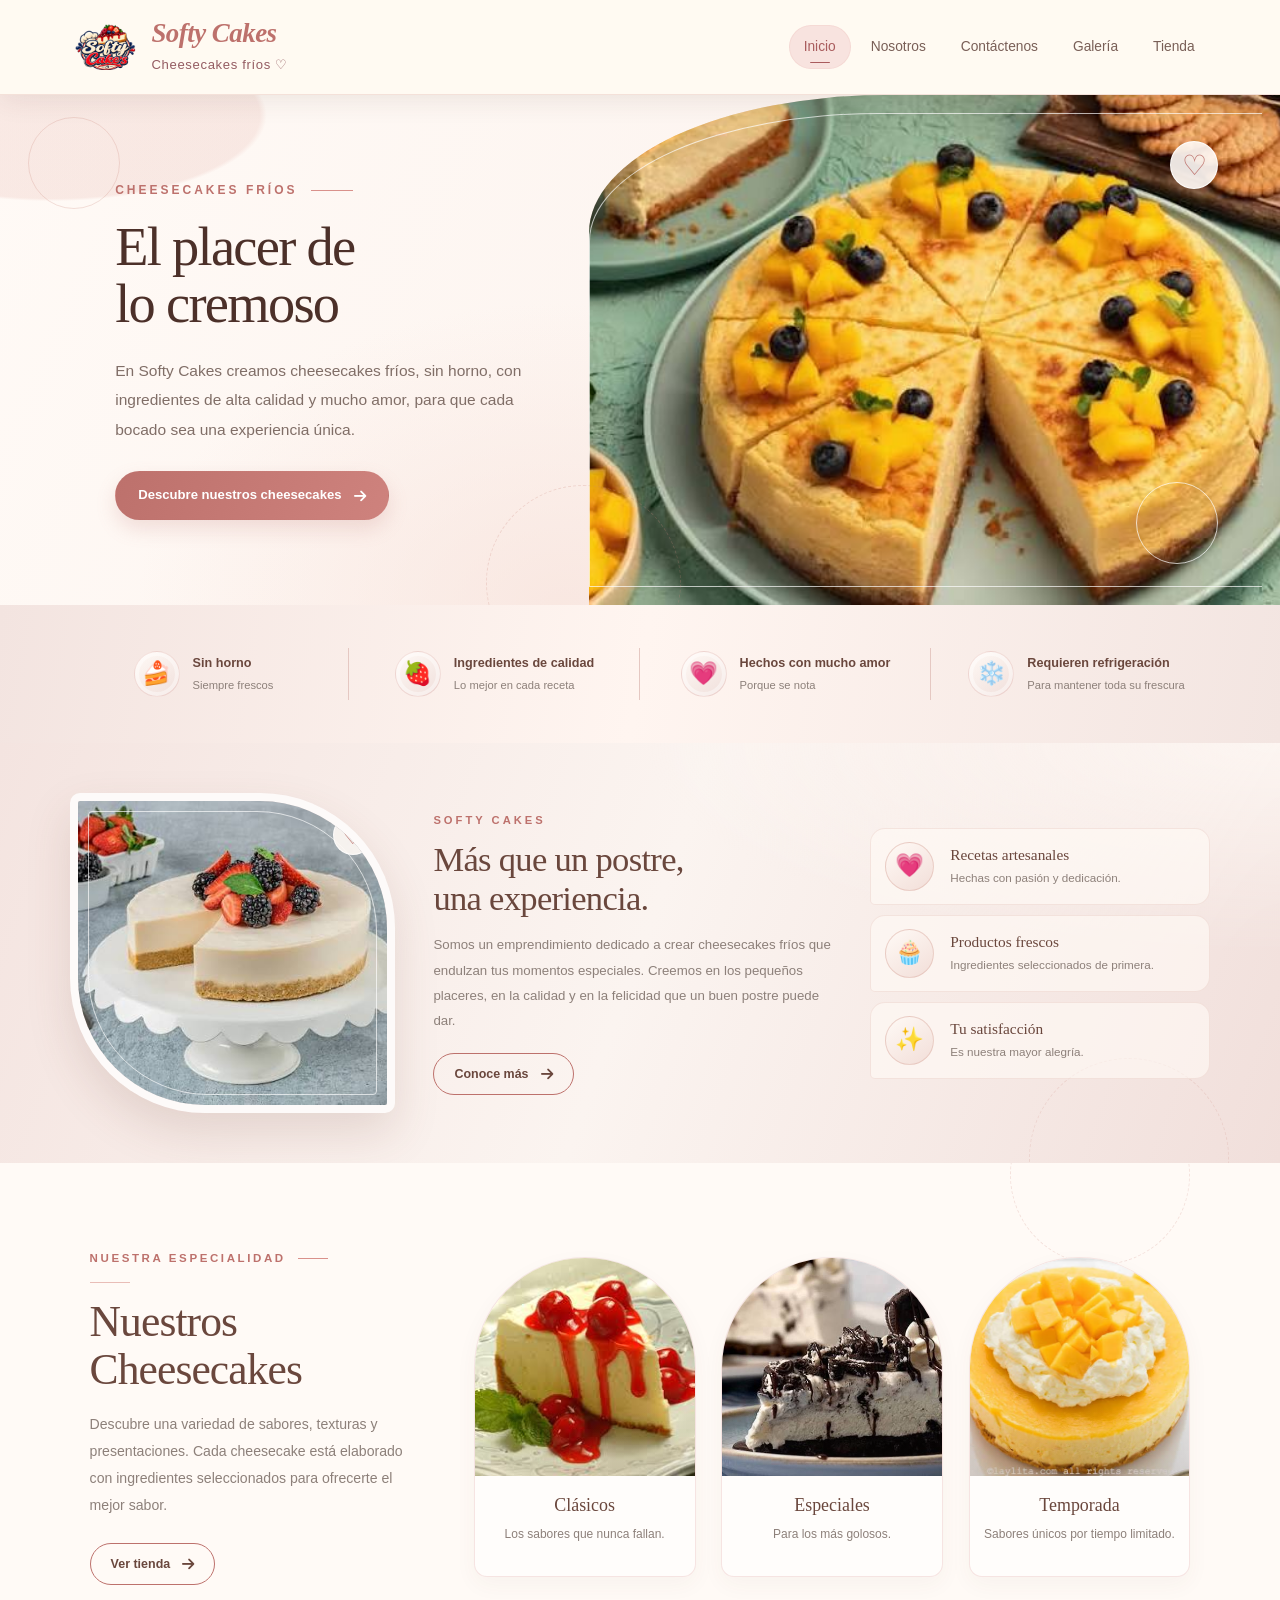
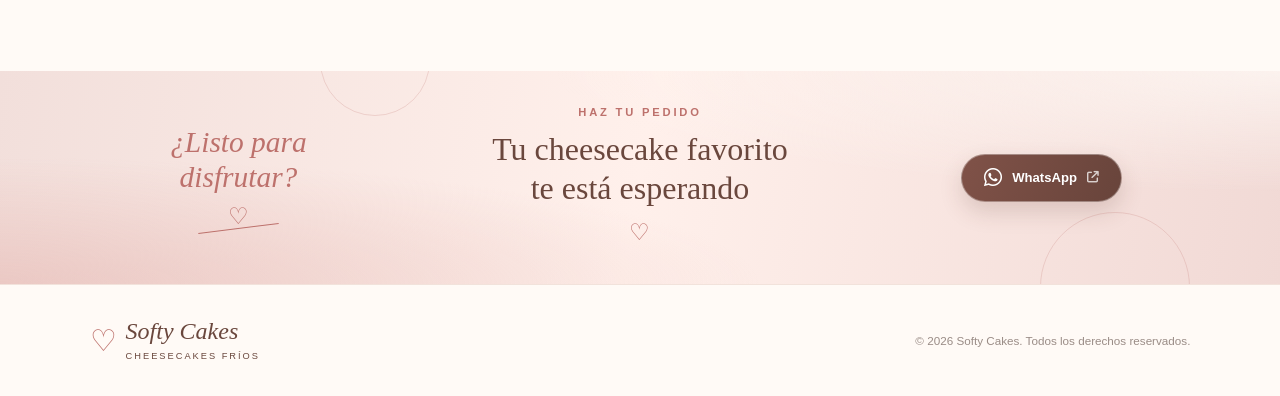
<file: index.html>
<!DOCTYPE html>
<html lang="es">

<head>
    <meta charset="UTF-8">
    <meta name="viewport" content="width=device-width, initial-scale=1.0">

    <meta name="description"
        content="Descubre Softy Cakes, un emprendimiento de deliciosos cheesecakes fríos, preparados con ingredientes seleccionados y mucho amor.">

    <title>Softy Cakes | Cheesecakes fríos</title>

    <!-- Estilos principales -->
    <link rel="stylesheet" href="style.css">

    <!-- Iconos de Font Awesome -->
    <link
        rel="stylesheet"
        href="https://cdnjs.cloudflare.com/ajax/libs/font-awesome/6.7.2/css/all.min.css"
    >
</head>

<body class="pagina-inicio">

    <header class="encabezado">

        <!-- Identidad de la marca -->
        <div class="identidad-marca">

            <img
                src="logo-chiskey.jpeg"
                alt="Logo de Softy Cakes"
                class="logo logo-empresa"
            >

            <div class="titulo identidad-texto">

                <p class="nombre-empresa">
                    Softy Cakes
                </p>

                <p class="subtitulo-empresa">
                    Cheesecakes fríos ♡
                </p>

            </div>

        </div>

        <nav class="menu-navegacion" aria-label="Menú principal">

            <ul class="lista-navegacion">

                <li class="elemento-navegacion">
                    <a
                        href="index.html"
                        class="enlace-navegacion activo"
                        aria-current="page"
                    >
                        Inicio
                    </a>
                </li>

                <li class="elemento-navegacion">
                    <a
                        href="nosotros.html"
                        class="enlace-navegacion"
                    >
                        Nosotros
                    </a>
                </li>

                <li class="elemento-navegacion">
                    <a
                        href="contactenos.html"
                        class="enlace-navegacion"
                    >
                        Contáctenos
                    </a>
                </li>

                <li class="elemento-navegacion">
                    <a
                        href="galeria.html"
                        class="enlace-navegacion"
                    >
                        Galería
                    </a>
                </li>

                <li class="elemento-navegacion">
                    <a
                        href="tienda.html"
                        class="enlace-navegacion"
                    >
                        Tienda
                    </a>
                </li>

            </ul>

        </nav>

    </header>


    <main class="contenido-principal">
        <section class="portada seccion-presentacion">

            <!-- Texto principal -->
            <div class="contenido-portada">

                <p class="etiqueta-portada">
                    Cheesecakes fríos
                </p>

                <h1 class="titulo-portada">
                    El placer de lo cremoso
                </h1>

                <p class="texto-portada">
                    En Softy Cakes creamos cheesecakes fríos,
                    sin horno, con ingredientes de alta calidad
                    y mucho amor, para que cada bocado sea una
                    experiencia única.
                </p>

                <a
                    href="tienda.html"
                    class="boton-portada boton-principal"
                >
                    Descubre nuestros cheesecakes

                    <i
                        class="fa-solid fa-arrow-right icono-boton"
                        aria-hidden="true"
                    ></i>
                </a>

            </div>


            <!-- Imagen principal -->
            <div class="imagen-principal contenedor-imagen-principal">

                <img
                    src="cheesecake.jpg"
                    alt="Cheesecake de Softy Cakes"
                    class="foto-principal"
                    fetchpriority="high"
                >

                <span
                    class="decoracion-portada corazon-portada"
                    aria-hidden="true"
                >
                    ♡
                </span>

            </div>

        </section>


        <section
            class="caracteristicas-producto seccion-caracteristicas"
            aria-label="Características de nuestros cheesecakes"
        >

            <!-- Característica 1 -->
            <article class="caracteristicas caracteristica-item caracteristica-sin-horno">

                <span class="icono icono-caracteristica" aria-hidden="true">
                    🍰
                </span>

                <div class="contenido-caracteristica">

                    <p class="titulo-caracteristica">
                        Sin horno
                    </p>

                    <span class="detalle-caracteristica">
                        Siempre frescos
                    </span>

                </div>

            </article>


            <!-- Característica 2 -->
            <article class="caracteristicas caracteristica-item caracteristica-ingredientes">

                <span class="icono icono-caracteristica" aria-hidden="true">
                    🍓
                </span>

                <div class="contenido-caracteristica">

                    <p class="titulo-caracteristica">
                        Ingredientes de calidad
                    </p>

                    <span class="detalle-caracteristica">
                        Lo mejor en cada receta
                    </span>

                </div>

            </article>


            <!-- Característica 3 -->
            <article class="caracteristicas caracteristica-item caracteristica-amor">

                <span class="icono icono-caracteristica" aria-hidden="true">
                    💗
                </span>

                <div class="contenido-caracteristica">

                    <p class="titulo-caracteristica">
                        Hechos con mucho amor
                    </p>

                    <span class="detalle-caracteristica">
                        Porque se nota
                    </span>

                </div>

            </article>


            <!-- Característica 4 -->
            <article class="caracteristicas caracteristica-item caracteristica-frescura">

                <span class="icono icono-caracteristica" aria-hidden="true">
                    ❄️
                </span>

                <div class="contenido-caracteristica">

                    <p class="titulo-caracteristica">
                        Requieren refrigeración
                    </p>

                    <span class="detalle-caracteristica">
                        Para mantener toda su frescura
                    </span>

                </div>

            </article>

        </section>


        


        <section class="experiencia seccion-experiencia">

            <!-- Fotografía de la experiencia -->
            <div class="imagen-experiencia contenedor-imagen-experiencia">

                <img
                    src="experiencia.jpg"
                    alt="Cheesecake preparado con dedicación"
                    class="foto-experiencia"
                    loading="lazy"
                >

                <span
                    class="decoracion-experiencia corazon-experiencia"
                    aria-hidden="true"
                >
                    ♡
                </span>

            </div>


            <!-- Texto de la experiencia -->
            <div class="postre contenido-experiencia">

                <p class="etiqueta-experiencia">
                    Softy Cakes
                </p>

                <h2 class="titulo-experiencia">
                    Más que un postre, una experiencia.
                </h2>

                <p class="texto-experiencia">
                    Somos un emprendimiento dedicado a crear
                    cheesecakes fríos que endulzan tus momentos
                    especiales. Creemos en los pequeños placeres,
                    en la calidad y en la felicidad que un buen
                    postre puede dar.
                </p>

                <a
                    href="nosotros.html"
                    class="boton-experiencia boton-secundario"
                >
                    Conoce más

                    <i
                        class="fa-solid fa-arrow-right icono-boton"
                        aria-hidden="true"
                    ></i>
                </a>

            </div>


            <!-- Beneficios de Softy Cakes -->
            <div class="opciones lista-opciones">


                <!-- Opción 1 -->
                <article class="opcion-item opcion-artesanal">

                    <span class="icono-opciones" aria-hidden="true">
                        💗
                    </span>

                    <div class="contenido-opcion">

                        <h3 class="titulo-opcion">
                            Recetas artesanales
                        </h3>

                        <p class="texto-opcion">
                            Hechas con pasión y dedicación.
                        </p>

                    </div>

                </article>


                <!-- Opción 2 -->
                <article class="opcion-item opcion-frescura">

                    <span class="icono-opciones" aria-hidden="true">
                        🧁
                    </span>

                    <div class="contenido-opcion">

                        <h3 class="titulo-opcion">
                            Productos frescos
                        </h3>

                        <p class="texto-opcion">
                            Ingredientes seleccionados de primera.
                        </p>

                    </div>

                </article>


                <!-- Opción 3 -->
                <article class="opcion-item opcion-satisfaccion">

                    <span class="icono-opciones" aria-hidden="true">
                        ✨
                    </span>

                    <div class="contenido-opcion">

                        <h3 class="titulo-opcion">
                            Tu satisfacción
                        </h3>

                        <p class="texto-opcion">
                            Es nuestra mayor alegría.
                        </p>

                    </div>

                </article>

            </div>

        </section>
<section class="nuestra-especialidad seccion-especialidad">

            <!-- Introducción de la sección -->
            <div class="especialidad contenido-especialidad">

                <p class="etiqueta-especialidad">
                    Nuestra especialidad
                </p>

                <span
                    class="linea-especialidad decoracion-linea"
                    aria-hidden="true"
                ></span>

                <h2 class="titulo-especialidad">
                    Nuestros Cheesecakes
                </h2>

                <p class="texto-especialidad">
                    Descubre una variedad de sabores,
                    texturas y presentaciones. Cada cheesecake
                    está elaborado con ingredientes seleccionados
                    para ofrecerte el mejor sabor.
                </p>

                <a
                    href="tienda.html"
                    class="boton-especialidad boton-secundario"
                >
                    Ver tienda

                    <i
                        class="fa-solid fa-arrow-right icono-boton"
                        aria-hidden="true"
                    ></i>
                </a>

            </div>


            <!-- Galería de categorías -->
            <div class="galeria galeria-especialidades">


                <!-- Categoría: clásicos -->
                <article class="imagen-galeria tarjeta-especialidad tarjeta-clasicos">

                    <div class="contenedor-foto-especialidad">

                        <img
                            src="cheesecake1.jpg"
                            alt="Cheesecake clásico de Softy Cakes"
                            class="foto-especialidad"
                            loading="lazy"
                        >

                    </div>

                    <div class="contenido-tarjeta-especialidad">

                        <h3 class="titulo-tarjeta-especialidad">
                            Clásicos
                        </h3>

                        <p class="texto-tarjeta-especialidad">
                            Los sabores que nunca fallan.
                        </p>

                    </div>

                </article>


                <!-- Categoría: especiales -->
                <article class="imagen-galeria tarjeta-especialidad tarjeta-especiales">

                    <div class="contenedor-foto-especialidad">

                        <img
                            src="cheesecake2.jpg"
                            alt="Cheesecake especial de Softy Cakes"
                            class="foto-especialidad"
                            loading="lazy"
                        >

                    </div>

                    <div class="contenido-tarjeta-especialidad">

                        <h3 class="titulo-tarjeta-especialidad">
                            Especiales
                        </h3>

                        <p class="texto-tarjeta-especialidad">
                            Para los más golosos.
                        </p>

                    </div>

                </article>


                <!-- Categoría: temporada -->
                <article class="imagen-galeria tarjeta-especialidad tarjeta-temporada">

                    <div class="contenedor-foto-especialidad">

                        <img
                            src="cheesecake3.jpg"
                            alt="Cheesecake de temporada de Softy Cakes"
                            class="foto-especialidad"
                            loading="lazy"
                        >

                    </div>

                    <div class="contenido-tarjeta-especialidad">

                        <h3 class="titulo-tarjeta-especialidad">
                            Temporada
                        </h3>

                        <p class="texto-tarjeta-especialidad">
                            Sabores únicos por tiempo limitado.
                        </p>

                    </div>

                </article>

            </div>

        </section>




        <section class="pedidos seccion-pedidos">

            <!-- Texto decorativo -->
            <div class="pedido encabezado-pedido">

                <span class="texto-pedido-intro">
                    ¿Listo para disfrutar?
                </span>

                <span
                    class="icono-corazon decoracion-corazon-pedido"
                    aria-hidden="true"
                >
                    ♡
                </span>

                <span
                    class="icono-linea decoracion-linea-pedido"
                    aria-hidden="true"
                ></span>

            </div>


            <!-- Invitación a realizar un pedido -->
            <div class="favorito contenido-pedido">

                <span class="etiqueta-pedido">
                    Haz tu pedido
                </span>

                <h2 class="titulo-pedido">
                    Tu cheesecake favorito te está esperando
                </h2>

                <span
                    class="cora corazon-final-pedido"
                    aria-hidden="true"
                >
                    ♡
                </span>

            </div>


            <!-- Acceso a WhatsApp -->
            <div class="red enlaces-pedido">

                <a
                    href="https://wa.me/593983791529"
                    target="_blank"
                    rel="noopener noreferrer"
                    class="WhatsApp enlace-whatsapp boton-whatsapp"
                    aria-label="Realiza tu pedido por WhatsApp"
                >

                    <i
                        class="fa-brands fa-whatsapp icono-whatsapp"
                        aria-hidden="true"
                    ></i>

                    <span class="texto-whatsapp">
                        WhatsApp
                    </span>

                    <i
                        class="fa-solid fa-arrow-up-right-from-square icono-enlace-externo"
                        aria-hidden="true"
                    ></i>

                </a>

            </div>

        </section>

    </main>


    <footer class="pie-pagina">

        <div class="identidad-footer">

            <span
                class="icono-ultimo icono-footer"
                aria-hidden="true"
            >
                ♡
            </span>

            <p class="nombre-footer">
                Softy Cakes
            </p>

            <span class="final subtitulo-footer">
                CHEESECAKES FRÍOS
            </span>

        </div>


        <div class="derechos derechos-footer">

            <p class="texto-derechos">
                &copy; 2026 Softy Cakes. Todos los derechos reservados.
            </p>

        </div>

    </footer>

</body>
</html>
</file>
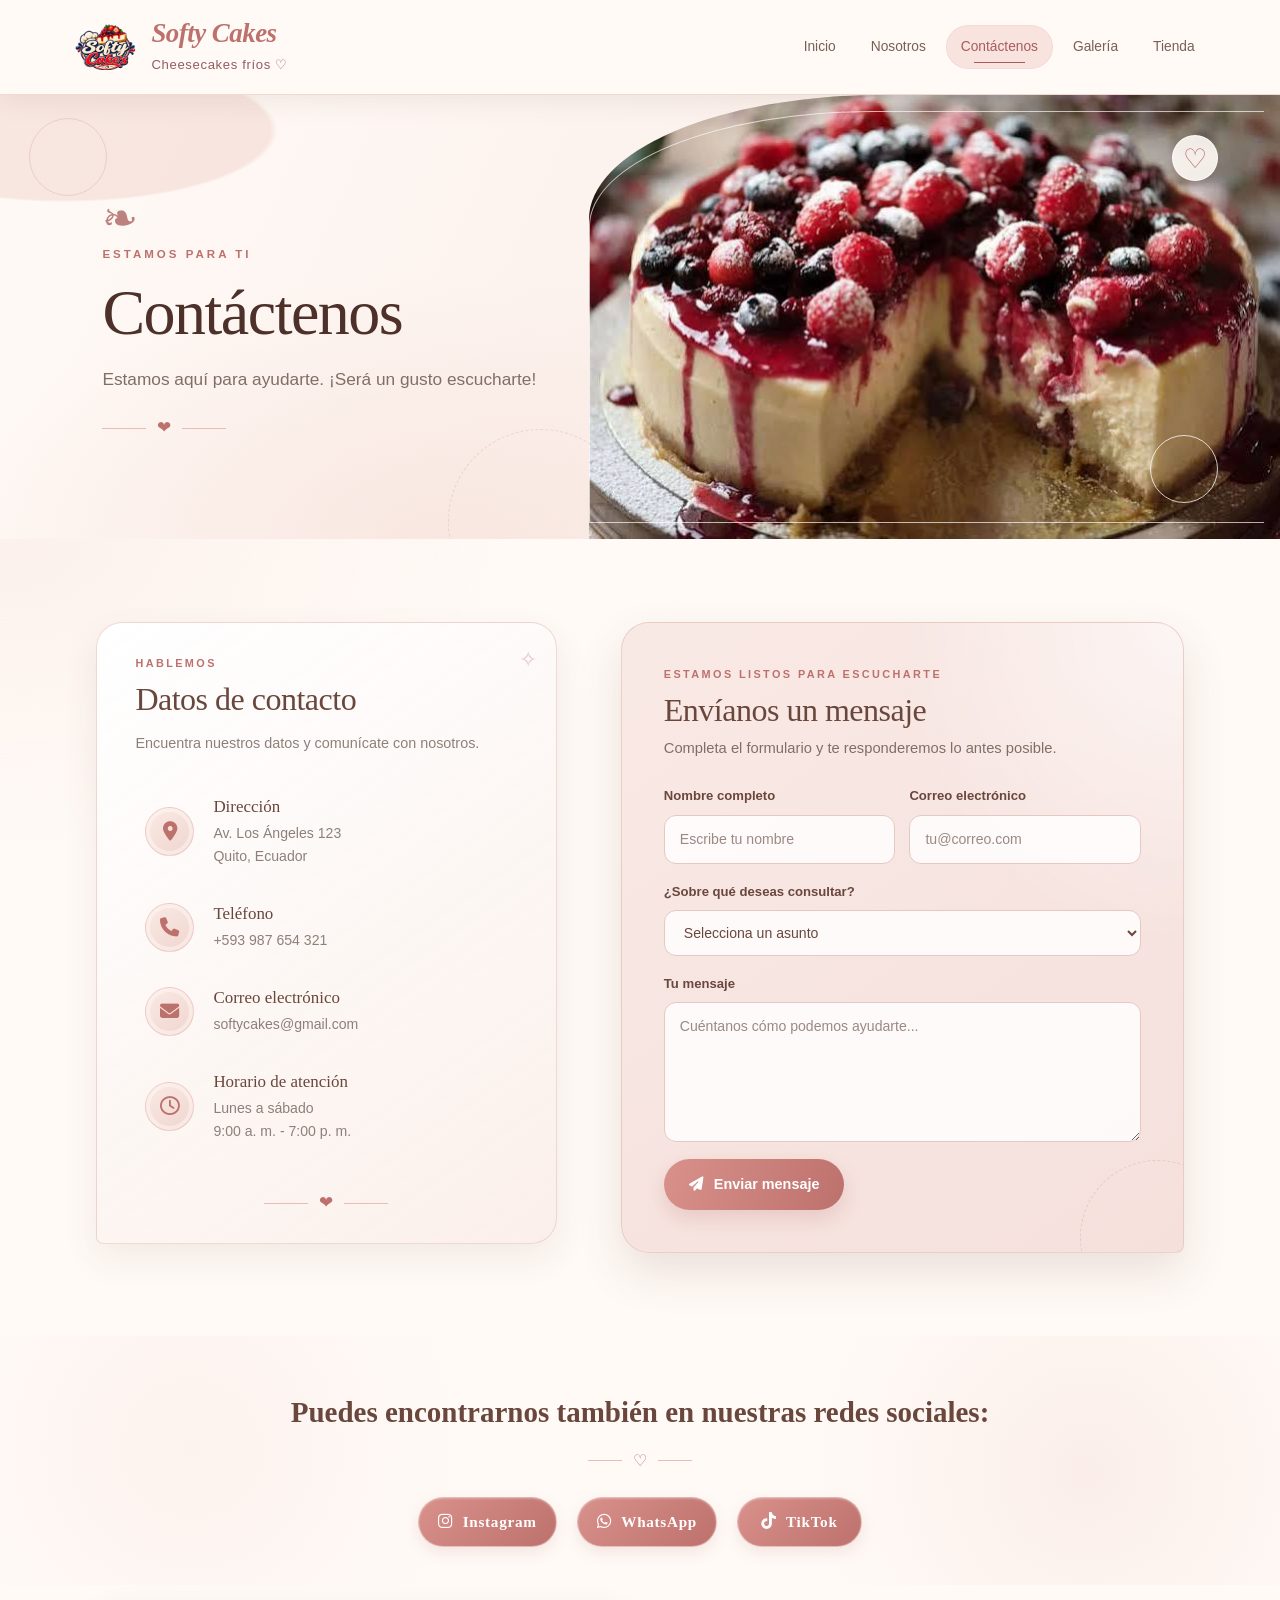
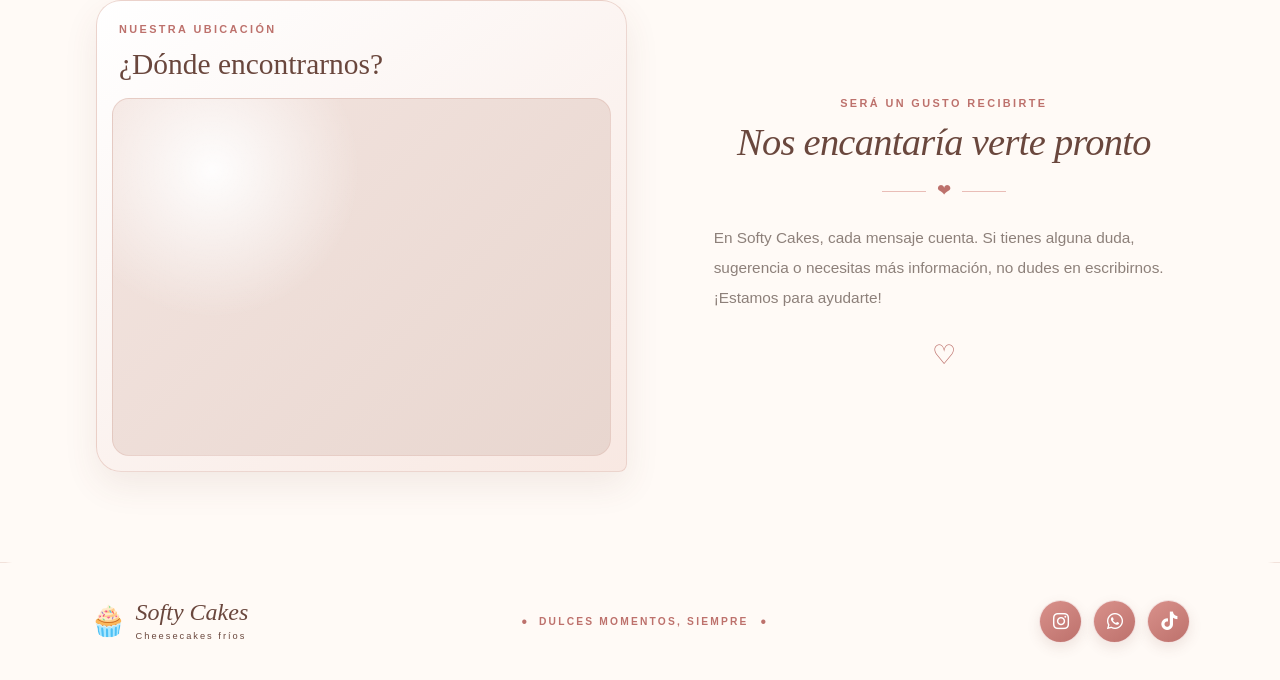
<file: contactenos.html>
<!DOCTYPE html>
<html lang="es">

<head>
    <meta charset="UTF-8">
    <meta name="viewport" content="width=device-width, initial-scale=1.0">

    <meta name="description"
        content="Contacta con Softy Cakes para consultar nuestros cheesecakes fríos, realizar pedidos o resolver tus dudas.">

    <title>Contáctenos | Softy Cakes</title>

    <link rel="stylesheet" href="contactenos.css">

    <!-- Iconos de Font Awesome -->
    <link
        rel="stylesheet"
        href="https://cdnjs.cloudflare.com/ajax/libs/font-awesome/6.7.2/css/all.min.css"
    >
</head>

<body class="pagina-contactenos">
    <header class="encabezado">
        <div class="identidad-marca">

            <img
                src="logo-chiskey.jpeg"
                alt="Logo de Softy Cakes"
                class="logo logo-empresa"
            >

            <div class="titulo identidad-texto">

                <p class="nombre-empresa">
                    Softy Cakes
                </p>

                <p class="subtitulo-empresa">
                    Cheesecakes fríos ♡
                </p>

            </div>

        </div>

        <nav
            class="menu-navegacion"
            aria-label="Menú principal"
        >

            <ul class="lista-navegacion">

                <li class="elemento-navegacion">
                    <a
                        href="index.html"
                        class="enlace-navegacion"
                    >
                        Inicio
                    </a>
                </li>

                <li class="elemento-navegacion">
                    <a
                        href="nosotros.html"
                        class="enlace-navegacion"
                    >
                        Nosotros
                    </a>
                </li>

                <li class="elemento-navegacion">
                    <a
                        href="contactenos.html"
                        class="enlace-navegacion activo"
                        aria-current="page"
                    >
                        Contáctenos
                    </a>
                </li>

                <li class="elemento-navegacion">
                    <a
                        href="galeria.html"
                        class="enlace-navegacion"
                    >
                        Galería
                    </a>
                </li>

                <li class="elemento-navegacion">
                    <a
                        href="tienda.html"
                        class="enlace-navegacion"
                    >
                        Tienda
                    </a>
                </li>

            </ul>

        </nav>

    </header>


    <main class="contenido-principal contenido-contactenos">
        <section class="inicio-contactenos seccion-portada-contacto">

            <div class="tema-inicio contenido-portada-contacto">

                <span
                    class="icono-hojas decoracion-hojas-contacto"
                    aria-hidden="true"
                ></span>

                <p class="etiqueta-portada-contacto">
                    ESTAMOS PARA TI
                </p>

                <h1 class="titulo titulo-portada-contacto">
                    Contáctenos
                </h1>

                <p class="parrafo-inicio texto-portada-contacto">
                    Estamos aquí para ayudarte.
                    ¡Será un gusto escucharte!
                </p>
                
                <div class="separador-contacto separador-portada-contacto">

                    <span
                        class="linea linea-decorativa-contacto"
                        aria-hidden="true"
                    ></span>

                    <span
                        class="corazon corazon-portada-contacto"
                        aria-hidden="true"
                    >
                        ❤
                    </span>

                    <span
                        class="linea linea-decorativa-contacto"
                        aria-hidden="true"
                    ></span>

                </div>

            </div>

            <div class="imagen-inicio contenedor-imagen-portada-contacto">

                <img
                    src="imagen-inicio-contactenos.jpg"
                    alt="Cheesecake de fresa con chocolate blanco"
                    class="foto-portada-contacto"
                >

                <span
                    class="decoracion-imagen-contacto"
                    aria-hidden="true"
                >
                    ♡
                </span>

            </div>

        </section>


        <section class="datos-mensaje seccion-contacto-principal">
            <div class="datos-contactenos tarjeta-datos-contacto">

                <div class="encabezado-datos-contacto">

                    <p class="etiqueta-datos-contacto">
                        HABLEMOS
                    </p>

                    <h2 class="tema-datos titulo-datos-contacto">
                        Datos de contacto
                    </h2>

                    <p class="descripcion-datos-contacto">
                        Encuentra nuestros datos y comunícate con nosotros.
                    </p>

                </div>

                <article class="dato-contacto dato-direccion">

                    <span
                        class="icono-datos icono-direccion"
                        aria-hidden="true"
                    >
                        <i class="fa-solid fa-location-dot"></i>
                    </span>

                    <div class="contenido-dato-contacto">

                        <h3 class="consulta titulo-dato-contacto">
                            Dirección
                        </h3>

                        <p class="datos-concepto texto-dato-contacto">
                            Av. Los Ángeles 123<br>
                            Quito, Ecuador
                        </p>

                    </div>

                </article>

                <article class="dato-contacto dato-telefono">

                    <span
                        class="icono-datos icono-telefono"
                        aria-hidden="true"
                    >
                        <i class="fa-solid fa-phone"></i>
                    </span>

                    <div class="contenido-dato-contacto">

                        <h3 class="consulta titulo-dato-contacto">
                            Teléfono
                        </h3>

                        <p class="datos-concepto texto-dato-contacto">
                            +593 987 654 321
                        </p>

                    </div>

                </article>

                <article class="dato-contacto dato-correo">

                    <span
                        class="icono-datos icono-correo"
                        aria-hidden="true"
                    >
                        <i class="fa-solid fa-envelope"></i>
                    </span>

                    <div class="contenido-dato-contacto">

                        <h3 class="consulta titulo-dato-contacto">
                            Correo electrónico
                        </h3>

                        <p class="datos-concepto texto-dato-contacto">
                            softycakes@gmail.com
                        </p>

                    </div>

                </article>

                <article class="dato-contacto dato-horario">

                    <span
                        class="icono-datos icono-horario"
                        aria-hidden="true"
                    >
                        <i class="fa-regular fa-clock"></i>
                    </span>

                    <div class="contenido-dato-contacto">

                        <h3 class="consulta titulo-dato-contacto">
                            Horario de atención
                        </h3>

                        <p class="datos-concepto texto-dato-contacto">
                            Lunes a sábado<br>
                            9:00 a. m. - 7:00 p. m.
                        </p>

                    </div>

                </article>

                <div class="separador-contacto separador-datos-contacto">

                    <span
                        class="linea linea-datos"
                        aria-hidden="true"
                    ></span>

                    <span
                        class="corazon corazon-datos"
                        aria-hidden="true"
                    >
                        ❤
                    </span>

                    <span
                        class="linea linea-datos"
                        aria-hidden="true"
                    ></span>

                </div>

            </div>

            <div class="formulario-contacto tarjeta-formulario-contacto">

                <div class="encabezado-formulario">

                    <p class="etiqueta-formulario">
                        ESTAMOS LISTOS PARA ESCUCHARTE
                    </p>

                    <h2 class="titulo-formulario">
                        Envíanos un mensaje
                    </h2>

                    <p class="texto-formulario">
                        Completa el formulario y te responderemos
                        lo antes posible.
                    </p>

                </div>


                <form
                    id="formulario-contacto"
                    class="formulario-mensaje"
                >

                    <div class="campos-formulario grupo-campos-iniciales">

                        <div class="campo-formulario campo-nombre">

                            <label
                                for="nombre"
                                class="etiqueta-campo"
                            >
                                Nombre completo
                            </label>

                            <input
                                type="text"
                                id="nombre"
                                name="nombre"
                                class="input-formulario input-nombre"
                                placeholder="Escribe tu nombre"
                                autocomplete="name"
                                required
                            >

                        </div>


                        <!-- Campo de correo -->
                        <div class="campo-formulario campo-correo">

                            <label
                                for="correo"
                                class="etiqueta-campo"
                            >
                                Correo electrónico
                            </label>

                            <input
                                type="email"
                                id="correo"
                                name="correo"
                                class="input-formulario input-correo"
                                placeholder="tu@correo.com"
                                autocomplete="email"
                                required
                            >

                        </div>

                    </div>


                    <div class="campo-formulario campo-asunto">

                        <label
                            for="asunto"
                            class="etiqueta-campo"
                        >
                            ¿Sobre qué deseas consultar?
                        </label>

                        <select
                            id="asunto"
                            name="asunto"
                            class="select-formulario"
                            required
                        >

                            <option value="" disabled selected>
                                Selecciona un asunto
                            </option>

                            <option value="Pedidos">
                                Pedidos
                            </option>

                            <option value="Productos">
                                Información sobre productos
                            </option>

                            <option value="Precios">
                                Precios
                            </option>

                            <option value="Otros">
                                Otros
                            </option>

                        </select>

                    </div>


                    <div class="campo-formulario campo-mensaje">

                        <label
                            for="mensaje"
                            class="etiqueta-campo"
                        >
                            Tu mensaje
                        </label>

                        <textarea
                            id="mensaje"
                            name="mensaje"
                            class="textarea-formulario"
                            placeholder="Cuéntanos cómo podemos ayudarte..."
                            rows="5"
                            required
                        ></textarea>

                    </div>


                    <div class="acciones-formulario">

                        <button
                            type="submit"
                            class="boton-enviar boton-enviar-mensaje"
                        >

                            <span
                                class="icono-enviar"
                                aria-hidden="true"
                            >
                                <i class="fa-solid fa-paper-plane"></i>
                            </span>

                            <span class="texto-boton-enviar">
                                Enviar mensaje
                            </span>

                        </button>

                    </div>

                </form>

            </div>

        </section>


        
        <section class="redes-softy">

         <div class="titulo-redes">
         <h3>
            Puedes encontrarnos también en nuestras redes sociales:
         </h3>

         <span class="decoracion-redes" aria-hidden="true">
            <span></span>
            ♡
            <span></span>
         </span>
         </div>

         <div class="redes-encontrarnos">

         <a
            href="https://www.instagram.com/softycakes.ec/"
            target="_blank"
            rel="noopener noreferrer"
            aria-label="Visita nuestro Instagram"
         >
            <i class="fa-brands fa-instagram" aria-hidden="true"></i>
            <span>Instagram</span>
          </a>

          <a
            href="https://wa.me/593983791529"
            target="_blank"
            rel="noopener noreferrer"
            aria-label="Contáctanos por WhatsApp"
           >
            <i class="fa-brands fa-whatsapp" aria-hidden="true"></i>
            <span>WhatsApp</span>
           </a>

            <a
            href="https://www.tiktok.com/@softycakes.ec"
            target="_blank"
            rel="noopener noreferrer"
            aria-label="Visita nuestro TikTok"
            >
            <i class="fa-brands fa-tiktok" aria-hidden="true"></i>
            <span>TikTok</span>
            </a>

          </div>

        </section>


   
        <section class="donde-encontrarnos seccion-ubicacion-contacto">


            <!-- Mapa -->
            <div class="mapa contenedor-mapa-contacto">

                <div class="encabezado-mapa">

                    <p class="etiqueta-mapa">
                        NUESTRA UBICACIÓN
                    </p>

                    <h2 class="titulo-mapa">
                        ¿Dónde encontrarnos?
                    </h2>

                </div>

                <div class="marco-mapa">

                    <iframe
                        src=""
                        class="iframe-mapa"
                        title="Mapa de ubicación de Softy Cakes"
                        loading="lazy"
                        referrerpolicy="no-referrer-when-downgrade"
                        allowfullscreen
                    ></iframe>

                </div>

            </div>


            <div class="verte contenido-visitanos">

                <p class="etiqueta-visitanos">
                    SERÁ UN GUSTO RECIBIRTE
                </p>

                <h2 class="pronto titulo-visitanos">
                    Nos encantaría verte pronto
                </h2>

                <div class="separador-contacto separador-visitanos">

                    <span
                        class="linea linea-visitanos"
                        aria-hidden="true"
                    ></span>

                    <span
                        class="corazon corazon-visitanos"
                        aria-hidden="true"
                    >
                        ❤
                    </span>

                    <span
                        class="linea linea-visitanos"
                        aria-hidden="true"
                    ></span>

                </div>


                <p class="encantaria texto-visitanos">
                    En Softy Cakes, cada mensaje cuenta.
                    Si tienes alguna duda, sugerencia o necesitas
                    más información, no dudes en escribirnos.
                    ¡Estamos para ayudarte!
                </p>


                <span
                    class="decoracion-visitanos"
                    aria-hidden="true"
                >
                    ♡
                </span>

            </div>

        </section>

    </main>


    <footer class="pie-pagina pie-pagina-contacto">

        <div class="identidad-footer">

            <span
                class="icono-ultimo icono-footer"
                aria-hidden="true"
            >
                🧁
            </span>

            <p class="nombre-footer">
                Softy Cakes
            </p>

            <span class="final subtitulo-footer">
                Cheesecakes fríos
            </span>

        </div>


        <div class="frase-ultima frase-footer">

            <span class="punto punto-decorativo" aria-hidden="true">
                •
            </span>

            <p class="frase-final-footer">
                DULCES MOMENTOS, SIEMPRE
            </p>

            <span class="punto punto-decorativo" aria-hidden="true">
                •
            </span>

        </div>


        <div class="redes-sociales enlaces-redes-sociales">

            <a
                href="https://www.instagram.com/softycakes.ec/"
                target="_blank"
                rel="noopener noreferrer"
                class="instagram enlace-social enlace-instagram"
                aria-label="Visita nuestro Instagram"
            >
                <i
                    class="fa-brands fa-instagram"
                    aria-hidden="true"
                ></i>
            </a>


            <a
                href="https://wa.me/593983791529"
                target="_blank"
                rel="noopener noreferrer"
                class="WhatsApp enlace-social enlace-whatsapp"
                aria-label="Contáctanos por WhatsApp"
            >
                <i
                    class="fa-brands fa-whatsapp"
                    aria-hidden="true"
                ></i>
            </a>


            <a
                href="https://www.tiktok.com/@softycakes.ec"
                target="_blank"
                rel="noopener noreferrer"
                class="TikTok enlace-social enlace-tiktok"
                aria-label="Visita nuestro TikTok"
            >
                <i
                    class="fa-brands fa-tiktok"
                    aria-hidden="true"
                ></i>
            </a>

        </div>


    </footer>

</body>
</html>
</file>
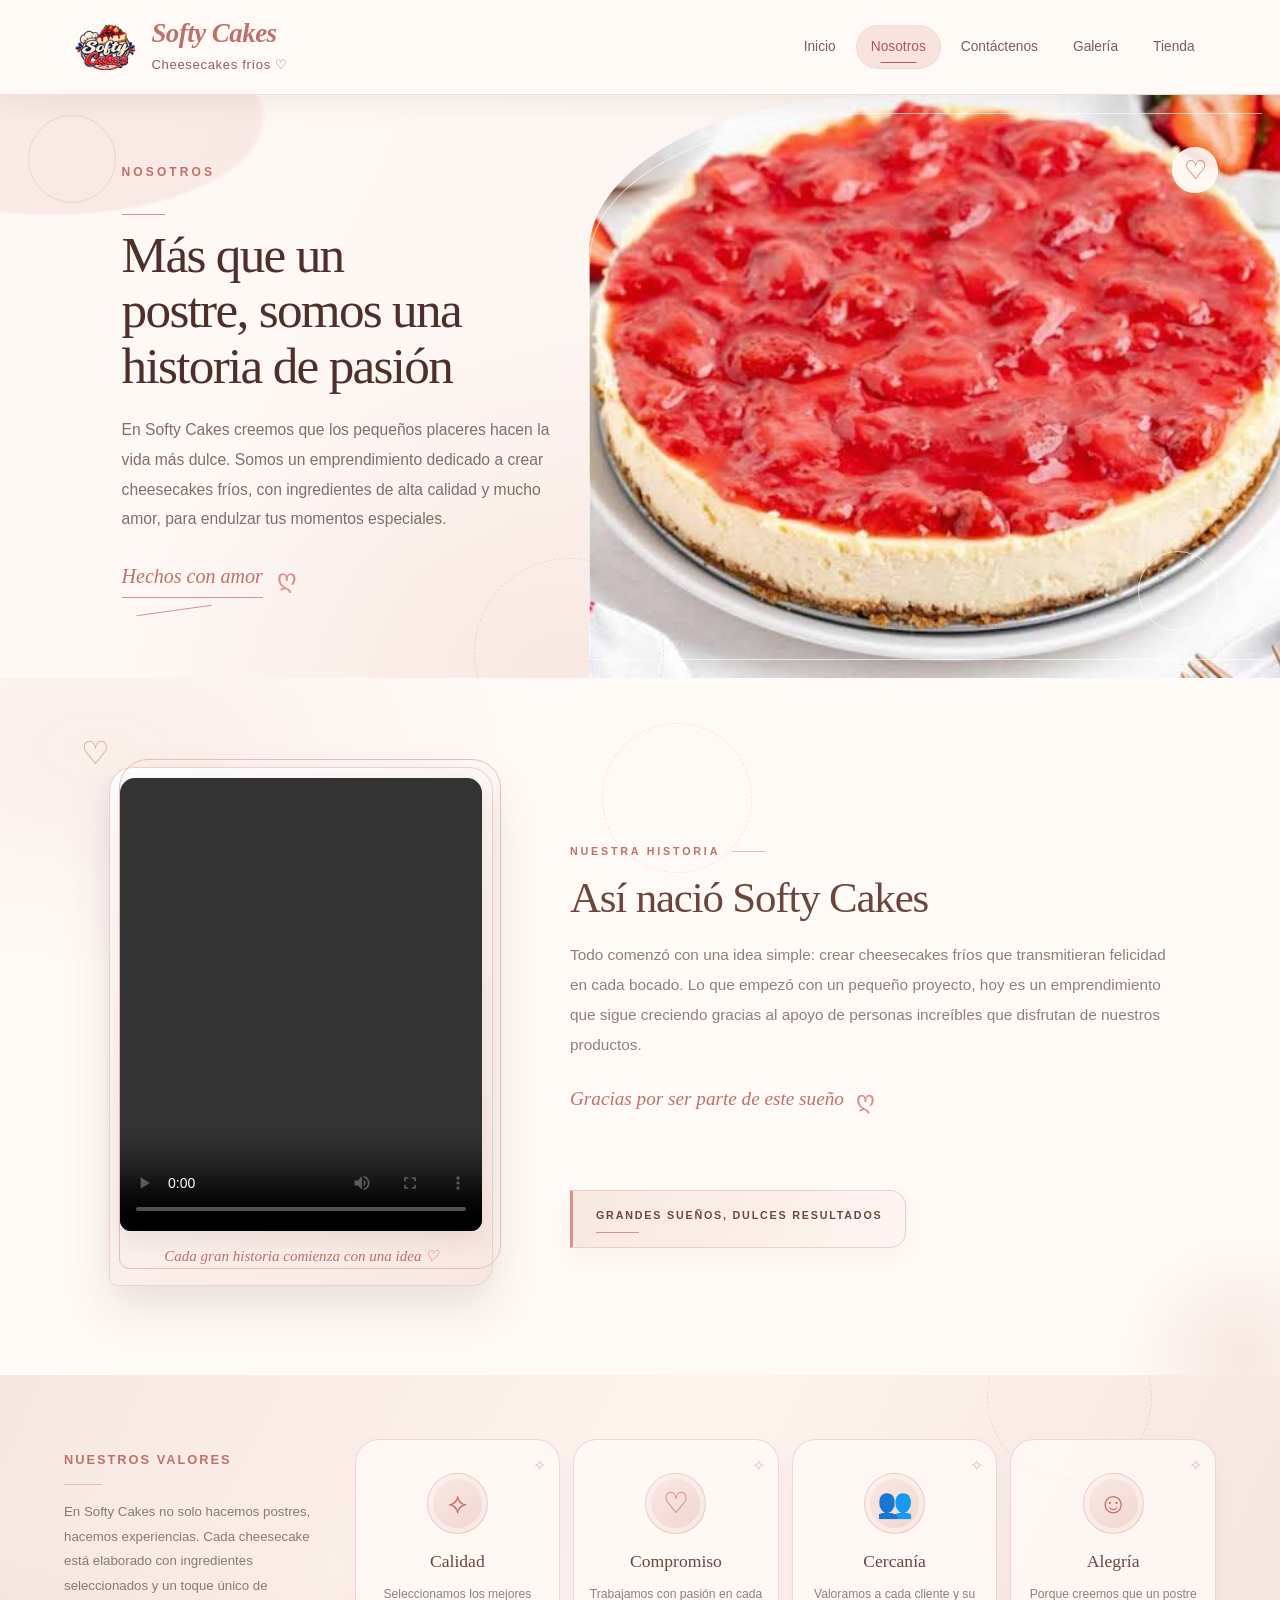
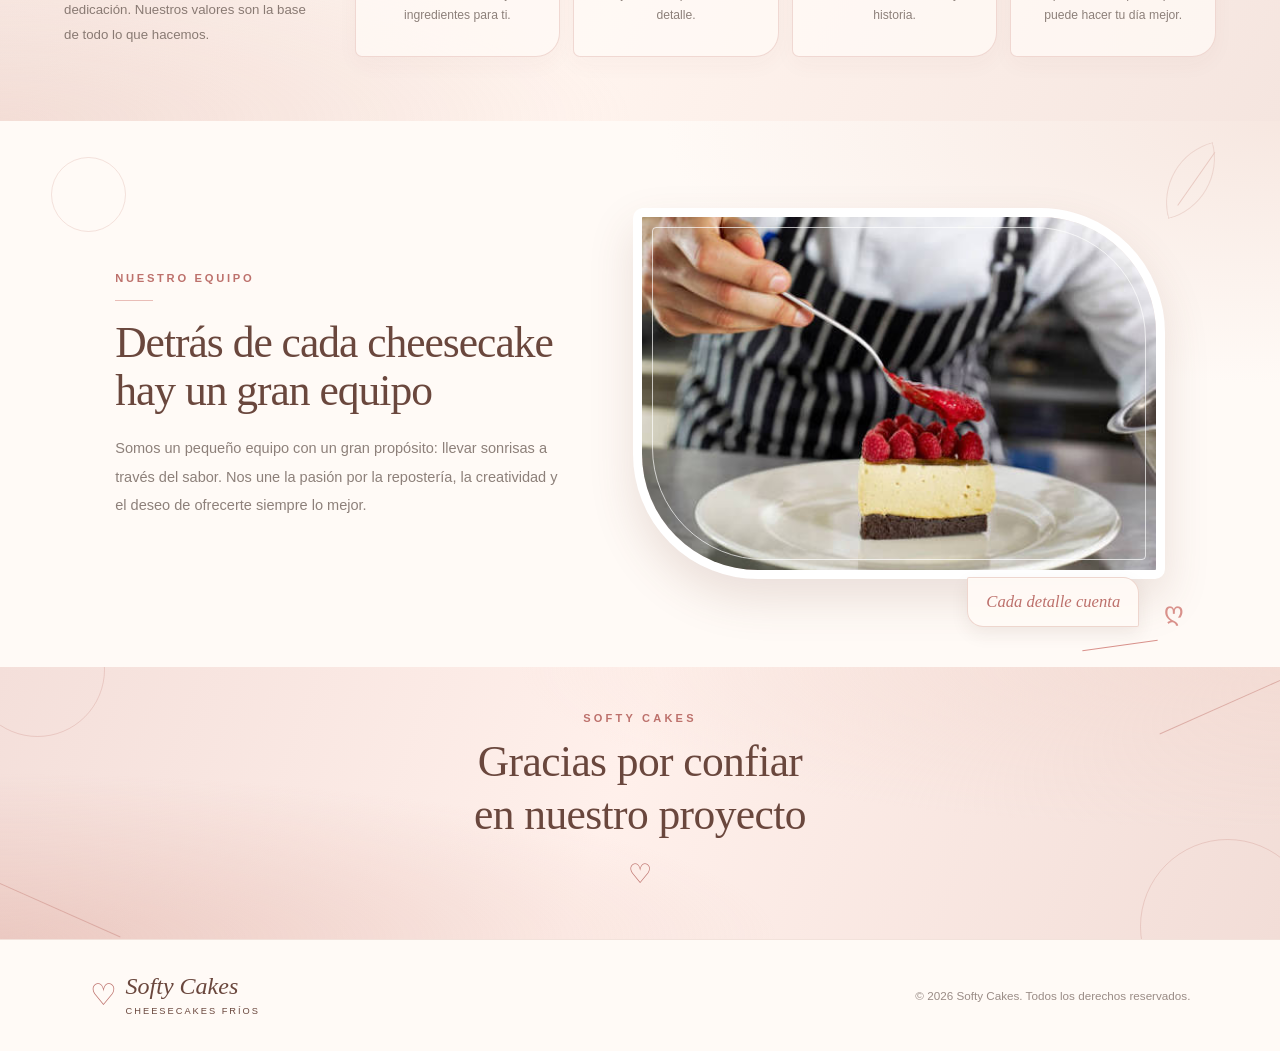
<file: nosotros.html>
<!DOCTYPE html>
<html lang="es">

<head>
    <meta charset="UTF-8">
    <meta name="viewport" content="width=device-width, initial-scale=1.0">

    <meta name="description"
        content="Conoce la historia, los valores y el equipo de Softy Cakes, nuestro emprendimiento de cheesecakes fríos.">

    <title>Softy Cakes | Cheesecakes fríos</title>

    <link rel="stylesheet" href="nosotros.css">

</head>

<body class="pagina-nosotros">

    <header class="encabezado">

        <div class="identidad-marca">
            <img
                src="logo-chiskey.jpeg"
                alt="Logo de Softy Cakes"
                class="logo"
            >

            <div class="titulo">
                <p class="nombre-empresa">Softy Cakes</p>
                <p class="subtitulo-empresa">Cheesecakes fríos ♡</p>
            </div>
        </div>

        <nav class="menu-navegacion" aria-label="Menú principal">
            <ul class="lista-navegacion">

                <li class="elemento-navegacion">
                    <a href="index.html" class="enlace-navegacion">
                        Inicio
                    </a>
                </li>

                <li class="elemento-navegacion">
                    <a
                        href="nosotros.html"
                        class="enlace-navegacion activo"
                        aria-current="page"
                    >
                        Nosotros
                    </a>
                </li>

                <li class="elemento-navegacion">
                    <a href="contactenos.html" class="enlace-navegacion">
                        Contáctenos
                    </a>
                </li>

                <li class="elemento-navegacion">
                    <a href="galeria.html" class="enlace-navegacion">
                        Galería
                    </a>
                </li>

                <li class="elemento-navegacion">
                    <a href="tienda.html" class="enlace-navegacion">
                        Tienda
                    </a>
                </li>

            </ul>
        </nav>

    </header>


    <main class="contenido-principal">
        <section class="nosotros seccion-presentacion">

            <div class="inicio contenido-presentacion">

                <p class="subtitulo subtitulo-presentacion">
                    NOSOTROS
                </p>

                <span class="linea linea-presentacion"></span>

                <h1 class="titulo-presentacion">
                    Más que un postre,
                    somos una historia
                    de pasión
                </h1>

                <p class="texto-presentacion">
                    En Softy Cakes creemos que los pequeños
                    placeres hacen la vida más dulce. Somos un
                    emprendimiento dedicado a crear cheesecakes
                    fríos, con ingredientes de alta calidad y mucho
                    amor, para endulzar tus momentos especiales.
                </p>

                <p class="frase frase-presentacion">
                    Hechos con amor
                </p>

                <span
                    class="corazon-curva corazon-presentacion"
                    aria-hidden="true"
                >
                    ღ
                </span>

                <span
                    class="linea-inclinada linea-decorativa-presentacion"
                    aria-hidden="true"
                ></span>

            </div>


            <div class="imagen-nosotros contenedor-imagen-presentacion">

                <img
                    src="imagen-inicio-nosotros.jpg"
                    alt="Cheesecake de fresa con chocolate blanco"
                    class="foto-presentacion"
                >

                <span
                    class="corazon corazon-imagen-presentacion"
                    aria-hidden="true"
                >
                    ♡
                </span>

            </div>

        </section>


        <section class="nuestra-historia seccion-historia">

            <span
                class="corazon corazon-decorativo-historia"
                aria-hidden="true"
            >
                ♡
            </span>

            <div class="multimedia-historia contenedor-video-historia">

                <video
                    class="video-historia reproductor-historia"
                    controls
                    playsinline
                    preload="metadata"
                    aria-label="Video sobre la historia de Softy Cakes"
                >
                    <source
                        src="video-historia.mp4"
                        type="video/mp4"
                    >

                    Tu navegador no puede reproducir este video.
                    Prueba con un navegador actualizado.
                </video>

                <p class="pie-video-historia">
                    Cada gran historia comienza con una idea ♡
                </p>

            </div>

            <div class="historia contenido-historia">

                <p class="tema-historia subtitulo-historia">
                    NUESTRA HISTORIA
                </p>

                <span class="linea-mediana linea-historia"></span>

                <h2 class="titulo-historia">
                    Así nació
                    Softy Cakes
                </h2>

                <p class="concepto texto-historia">
                    Todo comenzó con una idea simple: crear
                    cheesecakes fríos que transmitieran felicidad
                    en cada bocado. Lo que empezó con un pequeño
                    proyecto, hoy es un emprendimiento que sigue
                    creciendo gracias al apoyo de personas increíbles
                    que disfrutan de nuestros productos.
                </p>

                <p class="frase-historia-final">
                    Gracias por ser parte de este sueño
                </p>

                <span
                    class="corazon-curva corazon-final-historia"
                    aria-hidden="true"
                >
                    ღ
                </span>

            </div>

            <div class="recuadro-frase tarjeta-frase-historia">

                <p class="frase-historia texto-frase-historia">
                    GRANDES SUEÑOS, DULCES RESULTADOS
                </p>

                <span class="linea-pequeña linea-frase-historia"></span>

            </div>

        </section>


        <section class="nuestros-valores seccion-valores">

            <div class="valores introduccion-valores">

                <p class="subtitulo-valores">
                    NUESTROS VALORES
                </p>

                <span class="linea-mediana linea-valores"></span>

                <p class="parrafo texto-valores">
                    En Softy Cakes no solo hacemos postres,
                    hacemos experiencias. Cada cheesecake está
                    elaborado con ingredientes seleccionados
                    y un toque único de dedicación. Nuestros valores
                    son la base de todo lo que hacemos.
                </p>

            </div>

            <article class="valor tarjeta-valor valor-calidad">

                <span
                    class="icono-valor icono-calidad"
                    aria-hidden="true"
                >
                    ⟡
                </span>

                <h3 class="titulo-valor">
                    Calidad
                </h3>

                <p class="texto-valor">
                    Seleccionamos los mejores ingredientes para ti.
                </p>

            </article>

            <article class="valor tarjeta-valor valor-compromiso">

                <span
                    class="icono-valor icono-compromiso"
                    aria-hidden="true"
                >
                    ♡
                </span>

                <h3 class="titulo-valor">
                    Compromiso
                </h3>

                <p class="texto-valor">
                    Trabajamos con pasión en cada detalle.
                </p>

            </article>

            <article class="valor tarjeta-valor valor-cercania">

                <span
                    class="icono-valor icono-cercania"
                    aria-hidden="true"
                >
                    👥
                </span>

                <h3 class="titulo-valor">
                    Cercanía
                </h3>

                <p class="texto-valor">
                    Valoramos a cada cliente y su historia.
                </p>

            </article>

            <article class="valor tarjeta-valor valor-alegria">

                <span
                    class="icono-valor icono-alegria"
                    aria-hidden="true"
                >
                    ☺
                </span>

                <h3 class="titulo-valor">
                    Alegría
                </h3>

                <p class="texto-valor">
                    Porque creemos que un postre puede hacer tu día mejor.
                </p>

            </article>

        </section>


        <section class="nuestro-equipo seccion-equipo">

            <div class="equipo contenido-equipo">

                <p class="subtitulo-equipo">
                    NUESTRO EQUIPO
                </p>

                <span class="linea-mediana linea-equipo"></span>

                <h2 class="titulo-equipo">
                    Detrás de cada cheesecake
                    hay un gran equipo
                </h2>

                <p class="texto texto-descripcion-equipo">
                    Somos un pequeño equipo con un gran propósito:
                    llevar sonrisas a través del sabor. Nos une la pasión
                    por la repostería, la creatividad y el deseo de ofrecerte
                    siempre lo mejor.
                </p>

            </div>


            <div class="imagen-equipo contenedor-imagen-equipo">

                <img
                    src="imagen-equipo.jpg"
                    alt="Equipo de Softy Cakes"
                    class="foto-equipo"
                    loading="lazy"
                >

            </div>


            <span class="frase-equipo frase-decorativa-equipo">
                Cada detalle cuenta
            </span>

            <span
                class="linea-inclinada linea-decorativa-equipo"
                aria-hidden="true"
            ></span>

            <span
                class="corazon-curva corazon-decorativo-equipo"
                aria-hidden="true"
            >
                ღ
            </span>

            <span
                class="hojas decoracion-hojas"
                aria-hidden="true"
            ></span>

        </section>


        <section class="agradecimiento seccion-agradecimiento">

            <p class="marca-agradecimiento">
                SOFTY CAKES
            </p>

            <h2 class="titulo-agradecimiento">
                Gracias por confiar
                en nuestro proyecto
            </h2>

            <span class="linea-grande linea-agradecimiento"></span>

            <span
                class="corazon-normal corazon-agradecimiento"
                aria-hidden="true"
            >
                ♡
            </span>

            <span
                class="linea-grande2 segunda-linea-agradecimiento"
            ></span>

        </section>

    </main>



    <footer class="pie-pagina">

        <div class="identidad-footer">

            <span
                class="icono-ultimo icono-footer"
                aria-hidden="true"
            >
                ♡
            </span>

            <p class="nombre-footer">
                Softy Cakes
            </p>

            <span class="final subtitulo-footer">
                CHEESECAKES FRÍOS
            </span>

        </div>


        <div class="derechos derechos-footer">

            <p class="texto-derechos">
                &copy; 2026 Softy Cakes. Todos los derechos reservados.
            </p>

        </div>

    </footer>
</body>
</html>
</file>
<file: style.css>
:root {
    --crema: #fffaf6;
    --crema-oscuro: #f8eee8;
    --crema-profundo: #f1dfd6;
    --rosa-claro: #f8e5e2;
    --rosa-medio: #e9bdb7;
    --rosa: #d9918b;
    --rosa-fuerte: #ce827d;
    --rosa-oscuro: #bd716c;
    --rosa-profundo: #a95c5d;
    --marron: #6a473d;
    --marron-oscuro: #4c3029;
    --cafe-suave: #8b6d62;
    --gris: #8d807a;
    --blanco: #ffffff;
    --vino: #945c62;
    --linea: #ead0c8;
    --sombra-suave: 0 14px 35px rgba(111, 69, 57, 0.09);
    --sombra-media: 0 20px 45px rgba(111, 69, 57, 0.15);
    --radio-grande: 30px;
    --radio-medio: 20px;
    --transicion: 0.35s ease;
}

*,
*::before,
*::after {
    box-sizing: border-box;
}

html {
    scroll-behavior: smooth;
    scroll-padding-top: 24px;
}

body.pagina-inicio,
body {
    margin: 0;
    min-width: 320px;
    background: var(--crema);
    color: var(--marron);
    font-family: "Segoe UI", Arial, sans-serif;
    line-height: 1.7;
    overflow-x: hidden;
}

::selection {
    color: var(--marron-oscuro);
    background: var(--rosa-claro);
}

img {
    display: block;
    max-width: 100%;
}

a {
    color: inherit;
    text-decoration: none;
}

button,
a {
    -webkit-tap-highlight-color: transparent;
}

button,
input,
textarea,
select {
    font: inherit;
}

.contenido-principal,
main {
    position: relative;
    isolation: isolate;
}

.encabezado,
header {
    position: relative;
    z-index: 20;
    display: flex;
    align-items: center;
    justify-content: space-between;
    gap: 25px;
    min-height: 94px;
    padding: 13px clamp(22px, 5.5vw, 90px);
    background: rgba(255, 250, 246, 0.97);
    border-bottom: 1px solid rgba(218, 169, 158, 0.3);
    box-shadow: 0 4px 18px rgba(105, 65, 52, 0.035);
    animation: aparecerArriba 0.75s ease both;
}

.identidad-marca {
    display: flex;
    align-items: center;
    flex-shrink: 0;
    gap: 13px;
}

.logo {
    display: block;
    width: 68px;
    height: 68px;
    flex: 0 0 auto;
    object-fit: contain;
    border-radius: 50%;
    transition: transform var(--transicion), filter var(--transicion);
}

.logo:hover {
    transform: rotate(-5deg) scale(1.05);
    filter: drop-shadow(0 5px 7px rgba(189, 113, 108, 0.2));
}

header .titulo,
.identidad-marca .titulo {
    min-width: 0;
    margin: 0;
}

.nombre-empresa {
    margin: 0;
    color: var(--rosa-oscuro);
    font-family: Georgia, "Times New Roman", serif;
    font-size: clamp(1.55rem, 2.1vw, 2rem);
    font-style: italic;
    font-weight: 700;
    line-height: 1.15;
    letter-spacing: -0.5px;
}

.subtitulo-empresa {
    margin: 5px 0 0;
    color: var(--vino);
    font-size: 0.82rem;
    letter-spacing: 0.65px;
}

.menu-navegacion {
    display: flex;
    align-items: center;
    justify-content: flex-end;
    margin-left: auto;
}

.lista-navegacion,
.menu-navegacion ul {
    display: flex;
    align-items: center;
    justify-content: center;
    flex-wrap: wrap;
    gap: 5px;
    margin: 0;
    padding: 0;
    list-style: none;
}

.elemento-navegacion,
.menu-navegacion li {
    margin: 0;
    padding: 0;
}

.enlace-navegacion,
.menu-navegacion a {
    position: relative;
    display: block;
    padding: 10px 15px;
    border-radius: 30px;
    color: #795f57;
    font-size: 0.86rem;
    font-weight: 500;
    white-space: nowrap;
    transition: color var(--transicion), background var(--transicion), transform var(--transicion), box-shadow var(--transicion);
}

.enlace-navegacion::after,
.menu-navegacion a::after {
    position: absolute;
    right: 17px;
    bottom: 6px;
    left: 17px;
    height: 1px;
    content: "";
    background: currentColor;
    transform: scaleX(0);
    transform-origin: center;
    transition: transform var(--transicion);
}

.enlace-navegacion:hover,
.menu-navegacion a:hover {
    color: var(--rosa-profundo);
    background: #f9e7e3;
    transform: translateY(-2px);
}

.enlace-navegacion:hover::after,
.menu-navegacion a:hover::after {
    transform: scaleX(1);
}

.enlace-navegacion.activo,
.menu-navegacion a.activo,
.menu-navegacion a.activo:link,
.menu-navegacion a.activo:visited {
    color: var(--rosa-profundo);
    background: #f8e3df;
    box-shadow: inset 0 0 0 1px rgba(217, 145, 139, 0.12);
}

.menu-navegacion a.activo::after {
    transform: scaleX(0.7);
}

.enlace-navegacion:focus-visible,
.menu-navegacion a:focus-visible {
    outline: 2px solid var(--rosa-oscuro);
    outline-offset: 3px;
}

.seccion-presentacion,
.portada {
    position: relative;
    display: grid;
    grid-template-columns: minmax(0, 0.92fr) minmax(0, 1.08fr);
    align-items: stretch;
    min-height: 510px;
    overflow: hidden;
    background:
        radial-gradient(ellipse at 4% 4%, rgba(234, 190, 182, 0.28) 0 12%, transparent 12.4%),
        radial-gradient(ellipse at 44% 100%, rgba(247, 225, 218, 0.68), transparent 42%),
        linear-gradient(115deg, #fffaf6 0%, #fbf0eb 100%);
}

.seccion-presentacion::before {
    position: absolute;
    top: 22px;
    left: 28px;
    width: 92px;
    height: 92px;
    border: 1px solid rgba(205, 139, 129, 0.26);
    border-radius: 50%;
    content: "";
    pointer-events: none;
}

.seccion-presentacion::after {
    position: absolute;
    bottom: -75px;
    left: 38%;
    width: 195px;
    height: 195px;
    border: 1px dashed rgba(205, 139, 129, 0.25);
    border-radius: 50%;
    content: "";
    pointer-events: none;
    animation: girarSuave 40s linear infinite;
}

.contenido-portada,
.seccion-presentacion > div:first-child {
    position: relative;
    z-index: 2;
    align-self: center;
    padding: clamp(45px, 5.5vw, 82px) 35px clamp(45px, 5.5vw, 82px) clamp(38px, 9vw, 145px);
    animation: aparecer 0.85s ease both;
}

.etiqueta-portada,
.contenido-portada > p:first-child,
.seccion-presentacion > div:first-child > p:first-child {
    display: flex;
    align-items: center;
    gap: 13px;
    margin: 0 0 18px;
    color: var(--rosa-oscuro);
    font-size: 0.75rem;
    font-weight: 700;
    letter-spacing: 3px;
    text-transform: uppercase;
}

.etiqueta-portada::after,
.contenido-portada > p:first-child::after {
    width: 42px;
    height: 1px;
    background: var(--rosa);
    content: "";
}

.titulo-portada,
.contenido-portada h1,
.seccion-presentacion h1 {
    max-width: 560px;
    margin: 0 0 22px;
    color: var(--marron-oscuro);
    font-family: Georgia, "Times New Roman", serif;
    font-size: clamp(2.7rem, 4.25vw, 4.25rem);
    font-weight: 400;
    line-height: 1.06;
    letter-spacing: -1.7px;
    text-wrap: balance;
}

.texto-portada,
.contenido-portada > p:not(:first-child) {
    max-width: 465px;
    margin: 0 0 27px;
    color: #806e67;
    font-size: 0.97rem;
    line-height: 1.9;
}

.boton-portada,
.boton-principal,
.contenido-portada > a {
    position: relative;
    z-index: 1;
    display: inline-flex;
    align-items: center;
    justify-content: center;
    gap: 12px;
    min-height: 46px;
    padding: 12px 22px;
    overflow: hidden;
    border: 1px solid transparent;
    border-radius: 30px;
    background: linear-gradient(110deg, var(--rosa-oscuro), var(--rosa-fuerte));
    box-shadow: 0 9px 20px rgba(189, 113, 108, 0.2);
    color: var(--blanco);
    font-size: 0.82rem;
    font-weight: 600;
    transition: transform var(--transicion), box-shadow var(--transicion), background var(--transicion);
}

.boton-portada::before,
.boton-principal::before,
.contenido-portada > a::before {
    position: absolute;
    top: -60%;
    left: -45%;
    width: 35%;
    height: 220%;
    content: "";
    background: rgba(255, 255, 255, 0.24);
    transform: rotate(25deg);
    transition: left 0.65s ease;
}

.boton-portada:hover,
.boton-principal:hover,
.contenido-portada > a:hover {
    transform: translateY(-4px);
    box-shadow: 0 14px 28px rgba(189, 113, 108, 0.3);
}

.boton-portada:hover::before,
.boton-principal:hover::before,
.contenido-portada > a:hover::before {
    left: 130%;
}

.icono-boton {
    font-size: 0.88rem;
    transition: transform var(--transicion);
}

.boton-portada:hover .icono-boton,
.boton-especialidad:hover .icono-boton,
.boton-experiencia:hover .icono-boton {
    transform: translateX(4px);
}

.contenedor-imagen-principal,
.imagen-principal {
    position: relative;
    min-width: 0;
    min-height: 510px;
    overflow: hidden;
    isolation: isolate;
    background: #f2dcd4;
    border-radius: 43% 0 0 0 / 27% 0 0 0;
    animation: aparecerImagen 1.1s 0.12s ease both;
}

.contenedor-imagen-principal::before,
.imagen-principal::before {
    position: absolute;
    z-index: 1;
    inset: 18px 18px 18px 0;
    border: 1px solid rgba(255, 255, 255, 0.68);
    border-right: 0;
    border-radius: inherit;
    content: "";
    pointer-events: none;
}

.contenedor-imagen-principal::after,
.imagen-principal::after {
    position: absolute;
    z-index: 1;
    right: 9%;
    bottom: 8%;
    width: 82px;
    height: 82px;
    border: 1px solid rgba(255, 255, 255, 0.7);
    border-radius: 50%;
    content: "";
    pointer-events: none;
}

.foto-principal,
.imagen-principal img {
    width: 100%;
    height: 100%;
    min-height: 510px;
    object-fit: cover;
    object-position: center;
    filter: saturate(0.96);
    transition: transform 1s cubic-bezier(0.2, 0.7, 0.2, 1), filter 0.6s ease;
}

.contenedor-imagen-principal:hover .foto-principal,
.imagen-principal:hover img {
    transform: scale(1.055);
    filter: saturate(1.08);
}

.corazon-portada,
.decoracion-portada {
    position: absolute;
    z-index: 3;
    top: 9%;
    right: 9%;
    display: grid;
    place-items: center;
    width: 48px;
    height: 48px;
    border: 1px solid rgba(255, 255, 255, 0.85);
    border-radius: 50%;
    background: rgba(255, 250, 246, 0.91);
    box-shadow: 0 7px 20px rgba(84, 50, 43, 0.12);
    color: var(--rosa-oscuro);
    font-size: 1.75rem;
    animation: flotarSuave 4.5s ease-in-out infinite;
}

.seccion-caracteristicas,
.caracteristicas-producto {
    position: relative;
    z-index: 2;
    display: grid;
    grid-template-columns: repeat(4, minmax(0, 1fr));
    align-items: stretch;
    gap: 12px;
    padding: 28px clamp(22px, 5vw, 82px);
    background: linear-gradient(100deg, #f3e4e0, #fff5f0 50%, #f3e5e1);
}

.caracteristica-item,
.caracteristicas {
    position: relative;
    display: flex;
    align-items: center;
    justify-content: center;
    gap: 13px;
    min-width: 0;
    min-height: 82px;
    padding: 12px 15px;
    border: 1px solid transparent;
    border-radius: 17px;
    transition: transform var(--transicion), background var(--transicion), border-color var(--transicion), box-shadow var(--transicion);
    animation: aparecer 0.75s ease both;
}

.caracteristica-item:nth-child(2) { animation-delay: 0.08s; }
.caracteristica-item:nth-child(3) { animation-delay: 0.16s; }
.caracteristica-item:nth-child(4) { animation-delay: 0.24s; }

.caracteristica-item:hover,
.caracteristicas:hover {
    transform: translateY(-5px);
    border-color: rgba(223, 183, 173, 0.55);
    background: rgba(255, 250, 246, 0.76);
    box-shadow: 0 10px 24px rgba(111, 69, 57, 0.07);
}

.caracteristica-item:not(:last-child)::after {
    position: absolute;
    top: 18%;
    right: -7px;
    width: 1px;
    height: 64%;
    background: #e5c8c2;
    content: "";
}

.icono-caracteristica,
.icono {
    display: grid;
    flex: 0 0 46px;
    place-items: center;
    width: 46px;
    height: 46px;
    margin: 0;
    border: 1px solid rgba(211, 139, 133, 0.2);
    border-radius: 50%;
    background: linear-gradient(145deg, #fffaf6, #f0dfdb);
    box-shadow: inset 0 0 0 4px rgba(255, 255, 255, 0.4);
    color: var(--rosa-oscuro);
    font-size: 1.45rem;
    transition: transform var(--transicion), background var(--transicion);
}

.caracteristica-item:hover .icono-caracteristica,
.caracteristicas:hover .icono {
    transform: rotate(-7deg) scale(1.08);
    background: linear-gradient(145deg, #fffaf6, #f4d7d1);
}

.contenido-caracteristica {
    min-width: 0;
}

.titulo-caracteristica,
.caracteristicas p {
    margin: 0;
    color: var(--marron);
    font-size: 0.79rem;
    font-weight: 600;
    line-height: 1.45;
}

.detalle-caracteristica,
.caracteristicas p span {
    display: block;
    margin-top: 4px;
    color: var(--gris);
    font-size: 0.7rem;
    font-weight: 400;
    line-height: 1.5;
}

.seccion-especialidad,
.nuestra-especialidad {
    position: relative;
    display: grid;
    grid-template-columns: minmax(230px, 0.72fr) minmax(0, 1.55fr);
    align-items: center;
    gap: clamp(28px, 4vw, 65px);
    padding: clamp(58px, 6.7vw, 94px) clamp(30px, 7vw, 112px);
    overflow: hidden;
    background: var(--crema);
}

.seccion-especialidad::before {
    position: absolute;
    top: -78px;
    right: 7%;
    width: 180px;
    height: 180px;
    border: 1px dashed rgba(205, 139, 129, 0.22);
    border-radius: 50%;
    content: "";
    pointer-events: none;
    animation: girarSuave 48s linear infinite;
}

.contenido-especialidad,
.especialidad {
    position: relative;
    z-index: 1;
    animation: aparecer 0.85s ease both;
}

.etiqueta-especialidad,
.especialidad > p:first-child {
    display: flex;
    align-items: center;
    gap: 12px;
    margin: 0 0 13px;
    color: var(--rosa-oscuro);
    font-size: 0.72rem;
    font-weight: 700;
    letter-spacing: 2.6px;
    text-transform: uppercase;
}

.etiqueta-especialidad::after,
.especialidad > p:first-child::after {
    width: 30px;
    height: 1px;
    background: var(--rosa);
    content: "";
}

.decoracion-linea,
.linea-especialidad {
    display: block;
    width: 40px;
    height: 1px;
    margin-bottom: 15px;
    background: var(--rosa-medio);
}

.titulo-especialidad,
.especialidad h2 {
    max-width: 365px;
    margin: 0 0 18px;
    color: var(--marron);
    font-family: Georgia, "Times New Roman", serif;
    font-size: clamp(2rem, 3.4vw, 3rem);
    font-weight: 400;
    line-height: 1.1;
    letter-spacing: -0.9px;
    text-wrap: balance;
}

.texto-especialidad,
.especialidad > p:nth-of-type(2) {
    max-width: 390px;
    margin: 0 0 25px;
    color: var(--gris);
    font-size: 0.88rem;
    line-height: 1.9;
}

.boton-especialidad,
.especialidad > a,
.boton-experiencia,
.postre > a {
    display: inline-flex;
    align-items: center;
    justify-content: center;
    gap: 12px;
    min-height: 42px;
    padding: 9px 20px;
    border: 1px solid var(--rosa-oscuro);
    border-radius: 30px;
    background: transparent;
    color: var(--marron);
    font-size: 0.78rem;
    font-weight: 600;
    transition: color var(--transicion), background var(--transicion), transform var(--transicion), box-shadow var(--transicion);
}

.boton-especialidad:hover,
.especialidad > a:hover,
.boton-experiencia:hover,
.postre > a:hover {
    transform: translateY(-3px);
    background: var(--rosa-oscuro);
    box-shadow: 0 9px 18px rgba(189, 113, 108, 0.18);
    color: var(--blanco);
}

.galeria-especialidades,
.galeria {
    position: relative;
    z-index: 1;
    display: grid;
    grid-template-columns: repeat(3, minmax(0, 1fr));
    align-items: stretch;
    gap: clamp(14px, 2vw, 27px);
}

.tarjeta-especialidad,
.imagen-galeria {
    position: relative;
    min-width: 0;
    overflow: hidden;
    border: 1px solid rgba(231, 188, 183, 0.38);
    border-radius: 120px 120px 14px 14px;
    background: #fffdfb;
    box-shadow: 0 8px 22px rgba(101, 64, 52, 0.045);
    text-align: center;
    animation: aparecer 0.8s ease both;
    transition: transform var(--transicion), box-shadow var(--transicion), border-color var(--transicion);
}

.tarjeta-clasicos { animation-delay: 0.08s; }
.tarjeta-especiales { animation-delay: 0.18s; }
.tarjeta-temporada { animation-delay: 0.28s; }

.tarjeta-especialidad:hover,
.imagen-galeria:hover {
    transform: translateY(-9px);
    border-color: rgba(211, 139, 133, 0.65);
    box-shadow: var(--sombra-media);
}

.contenedor-foto-especialidad {
    position: relative;
    height: clamp(175px, 17vw, 235px);
    overflow: hidden;
    background: #f4e1dc;
}

.contenedor-foto-especialidad::after {
    position: absolute;
    inset: 0;
    content: "";
    background: linear-gradient(180deg, transparent 68%, rgba(77, 48, 41, 0.12));
    pointer-events: none;
}

.foto-especialidad,
.imagen-galeria img {
    width: 100%;
    height: 100%;
    object-fit: cover;
    object-position: center;
    transition: transform 0.8s cubic-bezier(0.2, 0.7, 0.2, 1), filter 0.6s ease;
}

.tarjeta-especialidad:hover .foto-especialidad,
.imagen-galeria:hover img {
    transform: scale(1.075);
    filter: saturate(1.08);
}

.contenido-tarjeta-especialidad {
    min-height: 100px;
    padding: 14px 12px 17px;
}

.titulo-tarjeta-especialidad,
.imagen-galeria h3 {
    margin: 0 0 5px;
    color: var(--marron);
    font-family: Georgia, "Times New Roman", serif;
    font-size: 1.12rem;
    font-weight: 400;
}

.texto-tarjeta-especialidad,
.imagen-galeria p {
    margin: 0;
    color: var(--gris);
    font-size: 0.75rem;
    line-height: 1.65;
}

.seccion-experiencia,
.experiencia {
    position: relative;
    display: grid;
    grid-template-columns: minmax(0, 0.88fr) minmax(0, 1.08fr) minmax(250px, 0.92fr);
    align-items: center;
    gap: clamp(20px, 3vw, 46px);
    min-height: 370px;
    padding: 44px clamp(25px, 5.5vw, 88px);
    overflow: hidden;
    background:
        radial-gradient(ellipse at 100% 0, rgba(255, 250, 246, 0.8), transparent 35%),
        linear-gradient(110deg, #f4e4e0, #fbf4f0 50%, #f1dfdb);
}

.seccion-experiencia::before {
    position: absolute;
    right: 4%;
    bottom: -95px;
    width: 200px;
    height: 200px;
    border: 1px dashed rgba(205, 139, 129, 0.2);
    border-radius: 50%;
    content: "";
    pointer-events: none;
    animation: girarSuave 50s linear infinite;
}

.contenedor-imagen-experiencia,
.imagen-experiencia {
    position: relative;
    min-width: 0;
    height: clamp(250px, 25vw, 350px);
    overflow: hidden;
    border: 8px solid rgba(255, 255, 255, 0.8);
    border-radius: 10px 135px 10px 135px;
    background: var(--rosa-claro);
    box-shadow: var(--sombra-media);
    animation: aparecerImagen 0.95s 0.12s ease both;
}

.contenedor-imagen-experiencia::after {
    position: absolute;
    inset: 10px;
    border: 1px solid rgba(255, 255, 255, 0.66);
    border-radius: 4px 120px 4px 120px;
    content: "";
    pointer-events: none;
}

.foto-experiencia,
.imagen-experiencia img {
    width: 100%;
    height: 100%;
    object-fit: cover;
    object-position: center;
    transition: transform 0.85s cubic-bezier(0.2, 0.7, 0.2, 1), filter 0.5s ease;
}

.contenedor-imagen-experiencia:hover .foto-experiencia,
.imagen-experiencia:hover img {
    transform: scale(1.06);
    filter: saturate(1.08);
}

.corazon-experiencia {
    position: absolute;
    z-index: 2;
    top: 14px;
    right: 14px;
    display: grid;
    place-items: center;
    width: 40px;
    height: 40px;
    border: 1px solid rgba(255, 255, 255, 0.75);
    border-radius: 50%;
    background: rgba(255, 250, 246, 0.9);
    color: var(--rosa-oscuro);
    font-size: 1.5rem;
    animation: flotarSuave 4s ease-in-out infinite;
}

.contenido-experiencia,
.postre {
    position: relative;
    z-index: 1;
    padding: 24px 0;
    animation: aparecer 0.85s 0.12s ease both;
}

.etiqueta-experiencia,
.postre > p:first-child {
    margin: 0 0 10px;
    color: var(--rosa-oscuro);
    font-size: 0.7rem;
    font-weight: 700;
    letter-spacing: 3px;
    text-transform: uppercase;
}

.titulo-experiencia,
.postre h2 {
    margin: 0 0 15px;
    color: var(--marron);
    font-family: Georgia, "Times New Roman", serif;
    font-size: clamp(1.85rem, 2.7vw, 2.65rem);
    font-weight: 400;
    line-height: 1.12;
    letter-spacing: -0.7px;
    text-wrap: balance;
}

.texto-experiencia,
.postre > p:nth-of-type(2) {
    margin: 0 0 20px;
    color: var(--gris);
    font-size: 0.83rem;
    line-height: 1.9;
}

.lista-opciones,
.opciones {
    position: relative;
    z-index: 1;
    display: flex;
    flex-direction: column;
    gap: 10px;
    padding: 10px 0;
}

.opcion-item {
    display: grid;
    grid-template-columns: 52px minmax(0, 1fr);
    align-items: center;
    gap: 13px;
    min-width: 0;
    padding: 13px 14px;
    border: 1px solid rgba(225, 190, 181, 0.34);
    border-radius: 15px 15px 15px 5px;
    background: rgba(255, 250, 246, 0.62);
    transition: transform var(--transicion), background var(--transicion), box-shadow var(--transicion), border-color var(--transicion);
    animation: aparecer 0.75s ease both;
}

.opcion-artesanal { animation-delay: 0.08s; }
.opcion-frescura { animation-delay: 0.16s; }
.opcion-satisfaccion { animation-delay: 0.24s; }

.opcion-item:hover {
    transform: translateX(-5px);
    border-color: rgba(211, 139, 133, 0.55);
    background: rgba(255, 253, 251, 0.95);
    box-shadow: 0 9px 22px rgba(111, 69, 57, 0.07);
}

.icono-opciones {
    display: grid;
    place-items: center;
    width: 49px;
    height: 49px;
    border: 1px solid rgba(223, 183, 173, 0.6);
    border-radius: 50%;
    background: linear-gradient(145deg, #fffaf6, #f2ded8);
    font-size: 1.45rem;
    transition: transform var(--transicion), box-shadow var(--transicion);
}

.opcion-item:hover .icono-opciones {
    transform: rotate(-7deg) scale(1.06);
    box-shadow: 0 7px 14px rgba(189, 113, 108, 0.12);
}

.contenido-opcion {
    min-width: 0;
}

.titulo-opcion,
.opciones h4 {
    margin: 0 0 3px;
    color: var(--marron);
    font-family: Georgia, "Times New Roman", serif;
    font-size: 0.96rem;
    font-weight: 400;
    line-height: 1.35;
}

.texto-opcion,
.opciones p {
    margin: 0;
    color: var(--gris);
    font-size: 0.73rem;
    line-height: 1.55;
}

.seccion-pedidos,
.pedidos {
    position: relative;
    display: grid;
    grid-template-columns: minmax(0, 0.85fr) minmax(0, 1.3fr) minmax(0, 0.85fr);
    align-items: center;
    gap: 25px;
    min-height: 190px;
    padding: 32px clamp(25px, 7vw, 115px);
    overflow: hidden;
    background:
        radial-gradient(ellipse at 0 100%, rgba(231, 188, 183, 0.65), transparent 42%),
        radial-gradient(ellipse at 100% 0, rgba(255, 250, 246, 0.75), transparent 40%),
        linear-gradient(100deg, #f2dfdb, #fff0eb 50%, #f1d9d5);
}

.seccion-pedidos::before,
.seccion-pedidos::after {
    position: absolute;
    width: 110px;
    height: 110px;
    border: 1px solid rgba(190, 116, 108, 0.22);
    border-radius: 50%;
    content: "";
    pointer-events: none;
}

.seccion-pedidos::before {
    top: -65px;
    left: 25%;
}

.seccion-pedidos::after {
    right: 7%;
    bottom: -78px;
    width: 150px;
    height: 150px;
}

.encabezado-pedido,
.pedido {
    position: relative;
    z-index: 1;
    display: flex;
    flex-direction: column;
    align-items: center;
    justify-content: center;
    text-align: center;
}

.texto-pedido-intro,
.pedido > span:first-child {
    max-width: 230px;
    color: var(--rosa-oscuro);
    font-family: Georgia, "Times New Roman", serif;
    font-size: clamp(1.45rem, 2.3vw, 2rem);
    font-style: italic;
    line-height: 1.2;
}

.decoracion-corazon-pedido,
.icono-corazon {
    position: relative;
    display: grid;
    place-items: center;
    width: 75px;
    height: 28px;
    margin-top: 7px;
    background: transparent;
    color: var(--rosa-oscuro);
    font-size: 1.45rem;
    line-height: 1;
}

.decoracion-corazon-pedido::after {
    position: absolute;
    right: -3px;
    bottom: 2px;
    left: -3px;
    height: 1px;
    background: var(--rosa-oscuro);
    content: "";
    transform: rotate(-7deg);
}

.decoracion-linea-pedido,
.icono-linea {
    display: none;
}

.contenido-pedido,
.favorito {
    position: relative;
    z-index: 1;
    text-align: center;
    animation: aparecer 0.8s 0.1s ease both;
}

.etiqueta-pedido,
.favorito > span:first-child {
    display: block;
    margin: 0 0 8px;
    color: var(--rosa-oscuro);
    font-size: 0.7rem;
    font-weight: 700;
    letter-spacing: 2.8px;
    text-transform: uppercase;
}

.titulo-pedido,
.favorito h3 {
    max-width: 460px;
    margin: 0 auto;
    color: var(--marron);
    font-family: Georgia, "Times New Roman", serif;
    font-size: clamp(1.55rem, 2.5vw, 2.15rem);
    font-weight: 400;
    line-height: 1.2;
    text-wrap: balance;
}

.corazon-final-pedido,
.cora {
    display: inline-block;
    margin-top: 6px;
    color: var(--rosa-oscuro);
    font-size: 1.45rem;
    animation: latidoSuave 3s ease-in-out infinite;
}

.enlaces-pedido,
.red {
    position: relative;
    z-index: 1;
    display: flex;
    align-items: center;
    justify-content: center;
}

.boton-whatsapp,
.red a {
    display: inline-flex;
    align-items: center;
    justify-content: center;
    gap: 10px;
    min-height: 48px;
    padding: 12px 22px;
    border: 1px solid rgba(255, 255, 255, 0.35);
    border-radius: 30px;
    background: linear-gradient(115deg, #805248, #68443b);
    box-shadow: 0 10px 22px rgba(88, 52, 43, 0.17);
    color: var(--blanco);
    font-size: 0.82rem;
    font-weight: 600;
    white-space: nowrap;
    transition: transform var(--transicion), background var(--transicion), box-shadow var(--transicion);
}

.icono-whatsapp {
    font-size: 1.3rem;
}

.icono-enlace-externo {
    font-size: 0.72rem;
    opacity: 0.75;
    transition: transform var(--transicion);
}

.boton-whatsapp:hover,
.red a:hover {
    transform: translateY(-4px);
    background: linear-gradient(115deg, #68443b, #4d302b);
    box-shadow: 0 15px 28px rgba(88, 52, 43, 0.24);
}

.boton-whatsapp:hover .icono-enlace-externo {
    transform: translate(2px, -2px);
}

.pie-pagina,
footer {
    display: flex;
    align-items: center;
    justify-content: space-between;
    gap: 22px;
    min-height: 112px;
    padding: 23px clamp(25px, 7vw, 110px);
    background: #fffaf6;
    border-top: 1px solid rgba(225, 190, 181, 0.42);
}

.identidad-footer,
footer > div:first-child {
    display: grid;
    grid-template-columns: auto auto;
    align-items: center;
    justify-content: start;
    column-gap: 9px;
}

.icono-footer,
.icono-ultimo {
    grid-column: 1;
    grid-row: 1 / span 2;
    color: var(--rosa-oscuro);
    font-size: 1.85rem;
    animation: latidoSuave 4s ease-in-out infinite;
}

.nombre-footer,
footer > div:first-child > p {
    margin: 0;
    color: var(--marron);
    font-family: Georgia, "Times New Roman", serif;
    font-size: 1.5rem;
    font-style: italic;
    line-height: 1.2;
}

.subtitulo-footer,
.final {
    grid-column: 2;
    color: var(--marron);
    font-size: 0.58rem;
    letter-spacing: 2px;
}

.texto-derechos,
.derechos p {
    margin: 0;
    color: #9a8c86;
    font-size: 0.73rem;
    text-align: right;
}


@keyframes aparecer {
    from { opacity: 0; transform: translateY(19px); }
    to { opacity: 1; transform: translateY(0); }
}

@keyframes aparecerArriba {
    from { opacity: 0; transform: translateY(-16px); }
    to { opacity: 1; transform: translateY(0); }
}

@keyframes aparecerImagen {
    from { opacity: 0; transform: translateY(16px) scale(0.985); }
    to { opacity: 1; transform: translateY(0) scale(1); }
}

@keyframes flotarSuave {
    0%, 100% { transform: translateY(0); }
    50% { transform: translateY(-6px); }
}

@keyframes latidoSuave {
    0%, 100% { transform: scale(1); }
    50% { transform: scale(1.08); }
}

@keyframes girarSuave {
    from { transform: rotate(0deg); }
    to { transform: rotate(360deg); }
}

/* Teclado: conserva un foco visible en los botones y enlaces. */
:where(a, button):focus-visible {
    outline: 2px solid var(--rosa-profundo);
    outline-offset: 4px;
}

/* HEADER FIJO DURANTE EL SCROLL */
body.pagina-inicio .encabezado {
    position: sticky;
    top: 0;
    z-index: 1000;

    width: 100%;

    background: rgba(255, 250, 242, 0.94);

    backdrop-filter: blur(18px);
    -webkit-backdrop-filter: blur(18px);

    box-shadow: 0 6px 25px rgba(74, 48, 40, 0.09);
}



/* 
   RESPONSIVE PARA TELEFONOS 
    */

@media screen and (max-width: 600px) {

    /* AJUSTES GENERALES */

    html {
        scroll-padding-top: 135px;
    }

    body.pagina-inicio {
        min-width: 320px;
        overflow-x: hidden;
    }


    /* 
       HEADER
        */

    .encabezado {
        flex-direction: column;
        align-items: center;
        justify-content: center;
        gap: 9px;
        min-height: auto;
        padding: 12px 10px 9px;
    }

    .identidad-marca {
        width: 100%;
        justify-content: center;
        gap: 10px;
    }

    .logo {
        width: 57px;
        height: 57px;
    }

    .nombre-empresa {
        font-size: 1.55rem;
    }

    .subtitulo-empresa {
        margin-top: 3px;
        font-size: 0.74rem;
        letter-spacing: 0.4px;
    }

    .menu-navegacion {
        width: 100%;
        margin-left: 0;
        justify-content: flex-start;
        overflow-x: auto;
        overflow-y: hidden;
        scrollbar-width: none;
        -webkit-overflow-scrolling: touch;
    }

    .menu-navegacion::-webkit-scrollbar {
        display: none;
    }

    .lista-navegacion,
    .menu-navegacion ul {
        display: flex;
        width: max-content;
        min-width: 100%;
        flex-wrap: nowrap;
        justify-content: center;
        align-items: center;
        gap: 14px;
        padding: 3px 10px 5px;
    }

    .elemento-navegacion,
    .menu-navegacion li {
        flex: 0 0 auto;
    }

    .enlace-navegacion,
    .menu-navegacion a {
        padding: 8px 7px;
        font-size: 0.78rem;
        border-radius: 25px;
    }

    .enlace-navegacion::after,
    .menu-navegacion a::after {
        right: 10px;
        bottom: 4px;
        left: 10px;
    }


    /* 
       PORTADA PRINCIPAL
        */

    .seccion-presentacion,
    .portada {
        grid-template-columns: minmax(0, 1fr);
        min-height: auto;
    }

    .seccion-presentacion::before {
        top: 14px;
        left: 12px;
        width: 65px;
        height: 65px;
    }

    .seccion-presentacion::after {
        bottom: -65px;
        left: auto;
        right: 8%;
        width: 130px;
        height: 130px;
    }

    .contenido-portada,
    .seccion-presentacion > div:first-child {
        display: flex;
        flex-direction: column;
        align-items: center;
        padding: 42px 22px 28px;
        text-align: center;
    }

    .etiqueta-portada,
    .contenido-portada > p:first-child,
    .seccion-presentacion > div:first-child > p:first-child {
        justify-content: center;
        gap: 9px;
        margin-bottom: 15px;
        font-size: 0.68rem;
        letter-spacing: 2px;
    }

    .etiqueta-portada::after,
    .contenido-portada > p:first-child::after {
        width: 27px;
    }

    .titulo-portada,
    .contenido-portada h1,
    .seccion-presentacion h1 {
        max-width: 460px;
        margin-bottom: 18px;
        font-size: clamp(2.1rem, 9vw, 2.65rem);
        line-height: 1.12;
        letter-spacing: -0.9px;
    }

    .texto-portada,
    .contenido-portada > p:not(:first-child) {
        max-width: 460px;
        margin-bottom: 23px;
        font-size: 0.89rem;
        line-height: 1.8;
    }

    .boton-portada,
    .boton-principal,
    .contenido-portada > a {
        width: 100%;
        max-width: 320px;
        min-height: 48px;
        padding: 12px 15px;
        font-size: 0.77rem;
        text-align: center;
    }

    .contenedor-imagen-principal,
    .imagen-principal {
        width: calc(100% - 15px);
        min-height: 0;
        height: clamp(250px, 75vw, 340px);
        margin-left: 15px;
        border-radius: 125px 0 0 0;
    }

    .contenedor-imagen-principal::before,
    .imagen-principal::before {
        inset: 12px 12px 12px 0;
    }

    .contenedor-imagen-principal::after,
    .imagen-principal::after {
        right: 7%;
        bottom: 7%;
        width: 60px;
        height: 60px;
    }

    .foto-principal,
    .imagen-principal img {
        width: 100%;
        height: 100%;
        min-height: 0;
        object-fit: cover;
        object-position: center;
    }

    .corazon-portada,
    .decoracion-portada {
        top: 8%;
        right: 8%;
        width: 42px;
        height: 42px;
        font-size: 1.5rem;
    }


    /* 
       CARACTERISTICAS - DOS COLUMNAS
        */

    .seccion-caracteristicas,
    .caracteristicas-producto {
        grid-template-columns: repeat(2, minmax(0, 1fr));
        gap: 10px;
        padding: 23px 15px;
    }

    .caracteristica-item,
    .caracteristicas {
        flex-direction: column;
        justify-content: flex-start;
        gap: 8px;
        min-height: 132px;
        padding: 14px 8px;
        border: 1px solid rgba(223, 183, 173, 0.35);
        border-radius: 16px;
        background: rgba(255, 250, 246, 0.55);
        text-align: center;
    }

    .caracteristica-item:not(:last-child)::after {
        display: none;
    }

    .icono-caracteristica,
    .icono {
        flex-basis: 43px;
        width: 43px;
        height: 43px;
        font-size: 1.3rem;
    }

    .contenido-caracteristica {
        width: 100%;
    }

    .titulo-caracteristica,
    .caracteristicas p {
        font-size: 0.74rem;
        line-height: 1.4;
    }

    .detalle-caracteristica,
    .caracteristicas p span {
        margin-top: 4px;
        font-size: 0.66rem;
        line-height: 1.45;
    }


    /* 
       SECCION DE EXPERIENCIA
        */

    .seccion-experiencia,
    .experiencia {
        grid-template-columns: minmax(0, 1fr);
        gap: 17px;
        min-height: auto;
        padding: 35px 20px;
    }

    .seccion-experiencia::before {
        right: -65px;
        bottom: -75px;
        width: 145px;
        height: 145px;
    }

    .contenedor-imagen-experiencia,
    .imagen-experiencia {
        width: 100%;
        height: clamp(225px, 68vw, 290px);
        border-width: 6px;
        border-radius: 12px 95px 12px 95px;
    }

    .contenedor-imagen-experiencia::after {
        inset: 8px;
        border-radius: 5px 82px 5px 82px;
    }

    .foto-experiencia,
    .imagen-experiencia img {
        width: 100%;
        height: 100%;
        object-fit: cover;
        object-position: center;
    }

    .corazon-experiencia {
        top: 12px;
        right: 12px;
        width: 36px;
        height: 36px;
        font-size: 1.35rem;
    }

    .contenido-experiencia,
    .postre {
        padding: 6px 0 2px;
        text-align: center;
    }

    .etiqueta-experiencia,
    .postre > p:first-child {
        font-size: 0.67rem;
        letter-spacing: 2.5px;
    }

    .titulo-experiencia,
    .postre h2 {
        margin-bottom: 13px;
        font-size: clamp(1.8rem, 7.5vw, 2.2rem);
        line-height: 1.16;
    }

    .texto-experiencia,
    .postre > p:nth-of-type(2) {
        margin-bottom: 19px;
        font-size: 0.83rem;
        line-height: 1.8;
    }

    .boton-experiencia,
    .postre > a {
        min-height: 44px;
    }

    .lista-opciones,
    .opciones {
        width: 100%;
        max-width: 480px;
        margin: 0 auto;
        gap: 9px;
        padding: 4px 0 0;
    }

    .opcion-item {
        grid-template-columns: 48px minmax(0, 1fr);
        gap: 11px;
        padding: 12px;
        border-radius: 14px;
    }

    .icono-opciones {
        width: 45px;
        height: 45px;
        font-size: 1.3rem;
    }

    .titulo-opcion,
    .opciones h4 {
        font-size: 0.91rem;
    }

    .texto-opcion,
    .opciones p {
        font-size: 0.7rem;
    }


    /* 
       NUESTRA ESPECIALIDAD
        */

    .seccion-especialidad,
    .nuestra-especialidad {
        grid-template-columns: minmax(0, 1fr);
        gap: 25px;
        padding: 42px 19px;
    }

    .seccion-especialidad::before {
        top: -65px;
        right: -55px;
        width: 135px;
        height: 135px;
    }

    .contenido-especialidad,
    .especialidad {
        text-align: center;
    }

    .etiqueta-especialidad,
    .especialidad > p:first-child {
        justify-content: center;
        font-size: 0.68rem;
        letter-spacing: 2px;
    }

    .decoracion-linea,
    .linea-especialidad {
        margin: 0 auto 15px;
    }

    .titulo-especialidad,
    .especialidad h2 {
        max-width: 100%;
        margin-bottom: 14px;
        font-size: clamp(1.9rem, 8vw, 2.35rem);
    }

    .texto-especialidad,
    .especialidad > p:nth-of-type(2) {
        max-width: 470px;
        margin: 0 auto 20px;
        font-size: 0.84rem;
        line-height: 1.8;
    }

    .galeria-especialidades,
    .galeria {
        grid-template-columns: minmax(0, 1fr);
        gap: 13px;
    }

    .tarjeta-especialidad,
    .imagen-galeria {
        display: grid;
        grid-template-columns: 38% minmax(0, 1fr);
        align-items: stretch;
        border-radius: 17px;
        text-align: left;
    }

    .contenedor-foto-especialidad {
        width: 100%;
        height: 130px;
        min-height: 100%;
    }

    .contenido-tarjeta-especialidad {
        display: flex;
        flex-direction: column;
        justify-content: center;
        min-height: 130px;
        padding: 12px;
        text-align: left;
    }

    .titulo-tarjeta-especialidad,
    .imagen-galeria h3 {
        margin-bottom: 6px;
        font-size: 1rem;
    }

    .texto-tarjeta-especialidad,
    .imagen-galeria p {
        font-size: 0.69rem;
        line-height: 1.5;
    }

    /* 
       SECCION DE PEDIDOS
        */

    .seccion-pedidos,
    .pedidos {
        grid-template-columns: minmax(0, 1fr);
        gap: 17px;
        min-height: auto;
        padding: 36px 20px;
    }

    .texto-pedido-intro,
    .pedido > span:first-child {
        max-width: 100%;
        font-size: 1.55rem;
    }

    .decoracion-corazon-pedido,
    .icono-corazon {
        margin-top: 5px;
    }

    .contenido-pedido,
    .favorito {
        text-align: center;
    }

    .etiqueta-pedido,
    .favorito > span:first-child {
        font-size: 0.67rem;
        letter-spacing: 2.3px;
    }

    .titulo-pedido,
    .favorito h3 {
        max-width: 430px;
        font-size: clamp(1.65rem, 7vw, 2rem);
        line-height: 1.2;
    }

    .boton-whatsapp,
    .red a {
        min-height: 47px;
        padding: 12px 23px;
    }


    /* 
       FOOTER
        */

    .pie-pagina,
    footer {
        flex-direction: column;
        justify-content: center;
        gap: 13px;
        min-height: auto;
        padding: 25px 16px;
        text-align: center;
    }

    .identidad-footer,
    footer > div:first-child {
        justify-content: center;
    }

    .texto-derechos,
    .derechos p {
        font-size: 0.69rem;
        line-height: 1.6;
        text-align: center;
    }

}


/* 
   AJUSTES PARA TELEFONOS ESTRECHOS
    */

@media screen and (max-width: 380px) {

    .encabezado {
        padding-right: 7px;
        padding-left: 7px;
    }

    .logo {
        width: 53px;
        height: 53px;
    }

    .nombre-empresa {
        font-size: 1.45rem;
    }

    .subtitulo-empresa {
        font-size: 0.7rem;
    }

    .lista-navegacion,
    .menu-navegacion ul {
        gap: 10px;
        padding-right: 7px;
        padding-left: 7px;
    }

    .enlace-navegacion,
    .menu-navegacion a {
        padding: 8px 6px;
        font-size: 0.75rem;
    }

    .contenido-portada,
    .seccion-presentacion > div:first-child {
        padding-right: 18px;
        padding-left: 18px;
    }

    .titulo-portada,
    .contenido-portada h1,
    .seccion-presentacion h1 {
        font-size: 2.05rem;
    }

    .seccion-caracteristicas,
    .caracteristicas-producto {
        gap: 8px;
        padding-right: 11px;
        padding-left: 11px;
    }

    .caracteristica-item,
    .caracteristicas {
        padding-right: 6px;
        padding-left: 6px;
    }

    .titulo-caracteristica,
    .caracteristicas p {
        font-size: 0.7rem;
    }

    .detalle-caracteristica,
    .caracteristicas p span {
        font-size: 0.63rem;
    }

    .seccion-experiencia,
    .experiencia {
        padding-right: 16px;
        padding-left: 16px;
    }

    .seccion-especialidad,
    .nuestra-especialidad {
        padding-right: 15px;
        padding-left: 15px;
    }

    .tarjeta-especialidad,
    .imagen-galeria {
        grid-template-columns: 36% minmax(0, 1fr);
    }

    .contenido-tarjeta-especialidad {
        padding: 10px;
    }

    .titulo-tarjeta-especialidad,
    .imagen-galeria h3 {
        font-size: 0.94rem;
    }

    .texto-tarjeta-especialidad,
    .imagen-galeria p {
        font-size: 0.66rem;
    }

}



/* 
   RESPONSIVE PARA TABLETS Y IPADS
    */

@media screen and (min-width: 601px) and (max-width: 1100px),
       screen and (min-width: 1101px) and (max-width: 1400px)
       and (hover: none) and (pointer: coarse) {

    /* AJUSTES GENERALES */

    html {
        scroll-padding-top: 145px;
    }

    body.pagina-inicio {
        overflow-x: hidden;
    }


    /* 
       HEADER - MARCA CENTRADA Y NAVEGACION
        */

    .encabezado {
        flex-direction: column;
        align-items: center;
        justify-content: center;
        gap: 11px;
        min-height: auto;
        padding: 15px 28px 12px;
    }

    .identidad-marca {
        justify-content: center;
        width: 100%;
        gap: 12px;
    }

    .logo {
        width: 64px;
        height: 64px;
    }

    .nombre-empresa {
        font-size: 1.8rem;
    }

    .subtitulo-empresa {
        font-size: 0.78rem;
    }

    .menu-navegacion {
        width: 100%;
        margin-left: 0;
        justify-content: center;
        overflow: visible;
    }

    .lista-navegacion,
    .menu-navegacion ul {
        display: flex;
        width: 100%;
        flex-wrap: nowrap;
        justify-content: center;
        align-items: center;
        gap: clamp(10px, 1.8vw, 21px);
        padding: 3px 5px 5px;
    }

    .elemento-navegacion,
    .menu-navegacion li {
        flex: 0 0 auto;
    }

    .enlace-navegacion,
    .menu-navegacion a {
        padding: 9px clamp(9px, 1.35vw, 16px);
        font-size: clamp(0.76rem, 0.95vw, 0.86rem);
    }


    /* 
       PORTADA PRINCIPAL
        */

    .seccion-presentacion,
    .portada {
        grid-template-columns:
            minmax(0, 0.95fr)
            minmax(0, 1.05fr);
        align-items: stretch;
        min-height: 440px;
    }

    .contenido-portada,
    .seccion-presentacion > div:first-child {
        padding: 42px 20px 42px clamp(28px, 4vw, 48px);
    }

    .etiqueta-portada,
    .contenido-portada > p:first-child,
    .seccion-presentacion > div:first-child > p:first-child {
        gap: 10px;
        font-size: 0.7rem;
        letter-spacing: 2.3px;
    }

    .titulo-portada,
    .contenido-portada h1,
    .seccion-presentacion h1 {
        font-size: clamp(2rem, 3.5vw, 2.8rem);
        line-height: 1.1;
        letter-spacing: -0.9px;
    }

    .texto-portada,
    .contenido-portada > p:not(:first-child) {
        font-size: 0.88rem;
        line-height: 1.8;
    }

    .boton-portada,
    .boton-principal,
    .contenido-portada > a {
        max-width: 100%;
        padding: 11px 15px;
        font-size: 0.76rem;
    }

    .contenedor-imagen-principal,
    .imagen-principal {
        min-height: 440px;
    }

    .foto-principal,
    .imagen-principal img {
        min-height: 440px;
    }

    .corazon-portada,
    .decoracion-portada {
        width: 45px;
        height: 45px;
    }


    /* 
       CARACTERISTICAS - DOS COLUMNAS
        */

    .seccion-caracteristicas,
    .caracteristicas-producto {
        grid-template-columns: repeat(2, minmax(0, 1fr));
        gap: 13px;
        padding: 26px clamp(22px, 4vw, 48px);
    }

    .caracteristica-item,
    .caracteristicas {
        justify-content: flex-start;
        gap: 12px;
        min-height: 100px;
        padding: 14px;
        border: 1px solid rgba(223, 183, 173, 0.35);
        border-radius: 17px;
        background: rgba(255, 250, 246, 0.55);
    }

    .caracteristica-item:not(:last-child)::after {
        display: none;
    }

    .icono-caracteristica,
    .icono {
        flex-basis: 45px;
        width: 45px;
        height: 45px;
    }

    .titulo-caracteristica,
    .caracteristicas p {
        font-size: 0.78rem;
    }

    .detalle-caracteristica,
    .caracteristicas p span {
        font-size: 0.69rem;
    }


    /* 
       SECCION DE EXPERIENCIA
        */

    .seccion-experiencia,
    .experiencia {
        grid-template-columns:
            minmax(0, 1fr)
            minmax(0, 1fr);
        align-items: center;
        gap: 23px;
        min-height: auto;
        padding: 38px clamp(25px, 4vw, 48px);
    }

    .contenedor-imagen-experiencia,
    .imagen-experiencia {
        height: clamp(260px, 29vw, 340px);
        border-radius: 10px 110px 10px 110px;
    }

    .contenedor-imagen-experiencia::after {
        border-radius: 4px 95px 4px 95px;
    }

    .contenido-experiencia,
    .postre {
        padding: 15px 0;
    }

    .titulo-experiencia,
    .postre h2 {
        font-size: clamp(1.8rem, 2.8vw, 2.45rem);
    }

    .texto-experiencia,
    .postre > p:nth-of-type(2) {
        font-size: 0.8rem;
        line-height: 1.8;
    }

    .lista-opciones,
    .opciones {
        grid-column: 1 / -1;
        display: grid;
        grid-template-columns: repeat(3, minmax(0, 1fr));
        align-items: stretch;
        gap: 12px;
        padding: 5px 0 0;
    }

    .opcion-item {
        grid-template-columns: 43px minmax(0, 1fr);
        gap: 9px;
        padding: 12px 10px;
    }

    .icono-opciones {
        width: 42px;
        height: 42px;
        font-size: 1.25rem;
    }

    .titulo-opcion,
    .opciones h4 {
        font-size: 0.85rem;
    }

    .texto-opcion,
    .opciones p {
        font-size: 0.68rem;
    }


    /* 
       NUESTRA ESPECIALIDAD
        */

    .seccion-especialidad,
    .nuestra-especialidad {
        grid-template-columns: minmax(0, 1fr);
        gap: 27px;
        padding: 54px clamp(25px, 4vw, 48px);
    }

    .contenido-especialidad,
    .especialidad {
        text-align: center;
    }

    .etiqueta-especialidad,
    .especialidad > p:first-child {
        justify-content: center;
    }

    .decoracion-linea,
    .linea-especialidad {
        margin: 0 auto 16px;
    }

    .titulo-especialidad,
    .especialidad h2 {
        max-width: 100%;
        font-size: clamp(2rem, 3.5vw, 2.7rem);
    }

    .texto-especialidad,
    .especialidad > p:nth-of-type(2) {
        max-width: 650px;
        margin: 0 auto 23px;
    }

    .galeria-especialidades,
    .galeria {
        grid-template-columns: repeat(3, minmax(0, 1fr));
        gap: clamp(12px, 2vw, 22px);
    }

    .tarjeta-especialidad,
    .imagen-galeria {
        display: block;
        border-radius: 100px 100px 15px 15px;
    }

    .contenedor-foto-especialidad {
        height: clamp(165px, 20vw, 220px);
    }

    .contenido-tarjeta-especialidad {
        min-height: 105px;
        padding: 13px 9px 16px;
        text-align: center;
    }

    .titulo-tarjeta-especialidad,
    .imagen-galeria h3 {
        font-size: 1.05rem;
    }

    .texto-tarjeta-especialidad,
    .imagen-galeria p {
        font-size: 0.72rem;
    }


    /* 
       SECCION DE PEDIDOS
        */

    .seccion-pedidos,
    .pedidos {
        grid-template-columns:
            minmax(0, 0.85fr)
            minmax(0, 1.35fr);
        gap: 18px;
        min-height: auto;
        padding: 35px clamp(25px, 4vw, 48px);
    }

    .encabezado-pedido {
        grid-column: 1;
    }

    .contenido-pedido {
        grid-column: 2;
    }

    .enlaces-pedido {
        grid-column: 1 / -1;
    }

    .texto-pedido-intro,
    .pedido > span:first-child {
        font-size: clamp(1.4rem, 2.4vw, 1.8rem);
    }

    .titulo-pedido,
    .favorito h3 {
        font-size: clamp(1.6rem, 2.7vw, 2rem);
    }


    /* 
       FOOTER
        */

    .pie-pagina,
    footer {
        flex-direction: row;
        justify-content: space-between;
        gap: 18px;
        min-height: 105px;
        padding: 22px clamp(25px, 4vw, 48px);
    }

    .texto-derechos,
    .derechos p {
        font-size: 0.69rem;
    }

}


/* 
   TABLETS PEQUENAS - 601 A 760 PX
    */

@media screen and (min-width: 605px) and (max-width: 760px) {

    /* PORTADA EN UNA COLUMNA */

    .seccion-presentacion,
    .portada {
        grid-template-columns: minmax(0, 1fr);
        min-height: auto;
    }

    .contenido-portada,
    .seccion-presentacion > div:first-child {
        display: flex;
        flex-direction: column;
        align-items: center;
        padding: 42px 40px 28px;
        text-align: center;
    }

    .etiqueta-portada,
    .contenido-portada > p:first-child,
    .seccion-presentacion > div:first-child > p:first-child {
        justify-content: center;
    }

    .titulo-portada,
    .contenido-portada h1,
    .seccion-presentacion h1 {
        max-width: 570px;
        font-size: clamp(2.3rem, 5vw, 2.8rem);
    }

    .texto-portada,
    .contenido-portada > p:not(:first-child) {
        max-width: 560px;
    }

    .boton-portada,
    .boton-principal,
    .contenido-portada > a {
        width: auto;
        min-width: 270px;
    }

    .contenedor-imagen-principal,
    .imagen-principal {
        width: calc(100% - 25px);
        height: clamp(300px, 52vw, 370px);
        min-height: 0;
        margin-left: 25px;
        border-radius: 135px 0 0 0;
    }

    .foto-principal,
    .imagen-principal img {
        height: 100%;
        min-height: 0;
    }


    /* EXPERIENCIA EN UNA COLUMNA */

    .seccion-experiencia,
    .experiencia {
        grid-template-columns: minmax(0, 1fr);
        gap: 20px;
    }

    .contenedor-imagen-experiencia,
    .imagen-experiencia {
        height: 310px;
    }

    .contenido-experiencia,
    .postre {
        text-align: center;
    }

    .lista-opciones,
    .opciones {
        grid-column: auto;
        display: flex;
        flex-direction: column;
        gap: 10px;
    }

    .opcion-item {
        grid-template-columns: 48px minmax(0, 1fr);
        padding: 13px;
    }

    .icono-opciones {
        width: 46px;
        height: 46px;
    }

    .titulo-opcion,
    .opciones h4 {
        font-size: 0.92rem;
    }

    .texto-opcion,
    .opciones p {
        font-size: 0.73rem;
    }


    /* ESPECIALIDADES EN TARJETAS HORIZONTALES */

    .galeria-especialidades,
    .galeria {
        grid-template-columns: minmax(0, 1fr);
        gap: 14px;
    }

    .tarjeta-especialidad,
    .imagen-galeria {
        display: grid;
        grid-template-columns: 38% minmax(0, 1fr);
        align-items: stretch;
        border-radius: 17px;
        text-align: left;
    }

    .contenedor-foto-especialidad {
        height: 145px;
        min-height: 100%;
    }

    .contenido-tarjeta-especialidad {
        display: flex;
        flex-direction: column;
        justify-content: center;
        min-height: 145px;
        padding: 14px;
        text-align: left;
    }


    /* PEDIDOS EN UNA COLUMNA */

    .seccion-pedidos,
    .pedidos {
        grid-template-columns: minmax(0, 1fr);
        gap: 19px;
    }

    .encabezado-pedido,
    .contenido-pedido,
    .enlaces-pedido {
        grid-column: 1;
    }


    /* FOOTER VERTICAL */

    .pie-pagina,
    footer {
        flex-direction: column;
        justify-content: center;
        gap: 13px;
        padding: 24px 20px;
    }

    .texto-derechos,
    .derechos p {
        text-align: center;
    }

}
</file>
<file: contactenos.css>
:root {
    --crema: #fffaf6;
    --crema-oscuro: #f8eee8;
    --crema-profundo: #f1dfd6;
    --rosa-claro: #f8e5e2;
    --rosa-medio: #e9bdb7;
    --rosa: #d9918b;
    --rosa-oscuro: #bd716c;
    --rosa-profundo: #a95c5d;
    --marron: #6a473d;
    --marron-oscuro: #4c3029;
    --cafe-suave: #8b6d62;
    --gris: #8d807a;
    --blanco: #ffffff;
    --vino: #945c62;
    --linea: #ead0c8;
    --sombra-suave: 0 14px 35px rgba(111, 69, 57, 0.09);
    --sombra-media: 0 20px 45px rgba(111, 69, 57, 0.14);
    --radio-grande: 30px;
    --radio-medio: 20px;
    --transicion: 0.35s ease;
}

*,
*::before,
*::after {
    box-sizing: border-box;
}

html {
    scroll-behavior: smooth;
    scroll-padding-top: 25px;
}

body,
body.pagina-contactenos {
    min-width: 320px;
    margin: 0;
    background: var(--crema);
    color: var(--marron);
    font-family: "Segoe UI", Arial, sans-serif;
    line-height: 1.7;
    overflow-x: hidden;
}

::selection {
    color: var(--marron-oscuro);
    background: var(--rosa-claro);
}

img,
video,
iframe {
    display: block;
    max-width: 100%;
}

img {
    height: auto;
}

a {
    color: inherit;
    text-decoration: none;
    -webkit-tap-highlight-color: transparent;
}

button,
input,
select,
textarea {
    font: inherit;
    -webkit-tap-highlight-color: transparent;
}

button {
    cursor: pointer;
}

main,
.contenido-principal {
    width: 100%;
    overflow: hidden;
    isolation: isolate;
}

.encabezado,
header {
    position: relative;
    z-index: 20;
    display: flex;
    align-items: center;
    justify-content: space-between;
    gap: 25px;
    min-height: 94px;
    padding: 13px clamp(22px, 5.5vw, 90px);
    background: rgba(255, 250, 246, 0.97);
    border-bottom: 1px solid rgba(218, 169, 158, 0.3);
    box-shadow: 0 4px 18px rgba(105, 65, 52, 0.035);
    animation: aparecerArriba 0.75s ease both;
}

.identidad-marca {
    display: flex;
    align-items: center;
    flex-shrink: 0;
    gap: 13px;
}

.logo {
    display: block;
    width: 68px;
    height: 68px;
    flex: 0 0 auto;
    object-fit: contain;
    border-radius: 50%;
    transition: transform var(--transicion), filter var(--transicion);
}

.logo:hover {
    transform: rotate(-5deg) scale(1.05);
    filter: drop-shadow(0 5px 7px rgba(189, 113, 108, 0.2));
}

header .titulo,
.identidad-marca .titulo {
    min-width: 0;
    margin: 0;
}

.nombre-empresa {
    margin: 0;
    color: var(--rosa-oscuro);
    font-family: Georgia, "Times New Roman", serif;
    font-size: clamp(1.55rem, 2.1vw, 2rem);
    font-style: italic;
    font-weight: 700;
    line-height: 1.15;
    letter-spacing: -0.5px;
}

.subtitulo-empresa {
    margin: 5px 0 0;
    color: var(--vino);
    font-size: 0.82rem;
    letter-spacing: 0.65px;
}

.menu-navegacion {
    display: flex;
    align-items: center;
    justify-content: flex-end;
    margin-left: auto;
}

.lista-navegacion,
.menu-navegacion ul {
    display: flex;
    align-items: center;
    justify-content: center;
    flex-wrap: wrap;
    gap: 5px;
    margin: 0;
    padding: 0;
    list-style: none;
}

.elemento-navegacion,
.menu-navegacion li {
    margin: 0;
    padding: 0;
}

.enlace-navegacion,
.menu-navegacion a {
    position: relative;
    display: block;
    padding: 10px 15px;
    border-radius: 30px;
    color: #795f57;
    font-size: 0.86rem;
    font-weight: 500;
    white-space: nowrap;
    transition: color var(--transicion), background var(--transicion), transform var(--transicion), box-shadow var(--transicion);
}

.enlace-navegacion::after,
.menu-navegacion a::after {
    position: absolute;
    right: 17px;
    bottom: 6px;
    left: 17px;
    height: 1px;
    content: "";
    background: currentColor;
    transform: scaleX(0);
    transform-origin: center;
    transition: transform var(--transicion);
}

.enlace-navegacion:hover,
.menu-navegacion a:hover {
    color: var(--rosa-profundo);
    background: #f9e7e3;
    transform: translateY(-2px);
}

.enlace-navegacion:hover::after,
.menu-navegacion a:hover::after {
    transform: scaleX(1);
}

.enlace-navegacion.activo,
.menu-navegacion a.activo,
.menu-navegacion a.activo:link,
.menu-navegacion a.activo:visited {
    color: var(--rosa-profundo);
    background: #f8e3df;
    box-shadow: inset 0 0 0 1px rgba(217, 145, 139, 0.12);
}

.menu-navegacion a.activo::after {
    transform: scaleX(0.7);
}

.enlace-navegacion:focus-visible,
.menu-navegacion a:focus-visible {
    outline: 2px solid var(--rosa-oscuro);
    outline-offset: 3px;
}

.inicio-contactenos,
.seccion-portada-contacto {
    position: relative;
    display: grid;
    grid-template-columns: minmax(0, 0.92fr) minmax(0, 1.08fr);
    align-items: stretch;
    min-height: 390px;
    overflow: hidden;
    background:
        radial-gradient(ellipse at 5% 8%, rgba(234, 190, 182, 0.32) 0 12%, transparent 12.4%),
        radial-gradient(ellipse at 35% 100%, rgba(247, 225, 218, 0.68), transparent 42%),
        linear-gradient(115deg, #fffaf6 0%, #f8e9e4 100%);
}

.seccion-portada-contacto::before {
    position: absolute;
    top: 23px;
    left: 29px;
    width: 78px;
    height: 78px;
    border: 1px solid rgba(205, 139, 129, 0.28);
    border-radius: 50%;
    content: "";
    pointer-events: none;
}

.seccion-portada-contacto::after {
    position: absolute;
    bottom: -75px;
    left: 35%;
    width: 185px;
    height: 185px;
    border: 1px dashed rgba(205, 139, 129, 0.25);
    border-radius: 50%;
    content: "";
    pointer-events: none;
    animation: girarSuave 38s linear infinite;
}

.tema-inicio,
.contenido-portada-contacto {
    position: relative;
    z-index: 2;
    align-self: center;
    padding: clamp(42px, 5vw, 75px) 32px clamp(42px, 5vw, 75px) clamp(34px, 8vw, 125px);
    text-align: left;
    animation: aparecer 0.85s ease both;
}

.icono-hojas {
    display: block;
    position: relative;
    width: 55px;
    height: 35px;
    margin: 0 0 13px;
}

.icono-hojas::before {
    position: absolute;
    inset: 0;
    color: #bd827f;
    content: "❧";
    font-family: Georgia, "Times New Roman", serif;
    font-size: 43px;
    line-height: 1;
    animation: balanceoDecorativo 5s ease-in-out infinite;
}

.etiqueta-portada-contacto {
    margin: 0 0 13px;
    color: var(--rosa-oscuro);
    font-size: 0.72rem;
    font-weight: 700;
    letter-spacing: 3px;
}

.titulo-portada-contacto,
.tema-inicio .titulo {
    max-width: 550px;
    margin: 0 0 17px;
    color: var(--marron-oscuro);
    font-family: Georgia, "Times New Roman", serif;
    font-size: clamp(2.8rem, 5vw, 4.3rem);
    font-weight: 400;
    line-height: 1.08;
    letter-spacing: -1.5px;
    text-wrap: balance;
}

.texto-portada-contacto,
.parrafo-inicio {
    max-width: 450px;
    margin: 0;
    color: #806e67;
    font-size: clamp(1rem, 1.35vw, 1.18rem);
    line-height: 1.85;
}

.separador-contacto {
    display: flex;
    align-items: center;
    justify-content: center;
    gap: 11px;
}

.separador-portada-contacto {
    justify-content: flex-start;
    margin-top: 24px;
}

.linea,
.linea-decorativa-contacto {
    display: inline-block;
    width: 44px;
    height: 1px;
    margin: 0;
    background: var(--rosa-medio);
}

.corazon,
.corazon-portada-contacto {
    color: var(--rosa-oscuro);
    font-size: 1.05rem;
    line-height: 1;
    animation: latidoSuave 3s ease-in-out infinite;
}

.contenedor-imagen-portada-contacto,
.imagen-inicio {
    position: relative;
    min-width: 0;
    min-height: 390px;
    overflow: hidden;
    isolation: isolate;
    background: #f2dcd4;
    border-radius: 42% 0 0 0 / 28% 0 0 0;
    animation: aparecerImagen 1s 0.12s ease both;
}

.contenedor-imagen-portada-contacto::before {
    position: absolute;
    z-index: 1;
    inset: 16px 16px 16px 0;
    border: 1px solid rgba(255, 255, 255, 0.68);
    border-right: 0;
    border-radius: inherit;
    content: "";
    pointer-events: none;
}

.contenedor-imagen-portada-contacto::after {
    position: absolute;
    z-index: 1;
    right: 9%;
    bottom: 8%;
    width: 68px;
    height: 68px;
    border: 1px solid rgba(255, 255, 255, 0.76);
    border-radius: 50%;
    content: "";
    pointer-events: none;
}

.foto-portada-contacto,
.imagen-inicio img {
    width: 100%;
    height: 100%;
    min-height: inherit;
    object-fit: cover;
    object-position: center;
    filter: saturate(0.97);
    transition: transform 0.9s cubic-bezier(0.2, 0.7, 0.2, 1), filter 0.6s ease;
}

.contenedor-imagen-portada-contacto:hover .foto-portada-contacto,
.imagen-inicio:hover img {
    transform: scale(1.055);
    filter: saturate(1.08);
}

.decoracion-imagen-contacto {
    position: absolute;
    z-index: 2;
    top: 9%;
    right: 9%;
    display: grid;
    place-items: center;
    width: 46px;
    height: 46px;
    border: 1px solid rgba(255, 255, 255, 0.78);
    border-radius: 50%;
    background: rgba(255, 250, 246, 0.9);
    box-shadow: 0 7px 20px rgba(84, 50, 43, 0.1);
    color: var(--rosa-oscuro);
    font-size: 1.7rem;
    animation: flotarSuave 4.5s ease-in-out infinite;
}

.datos-mensaje,
.seccion-contacto-principal {
    position: relative;
    display: grid;
    grid-template-columns: minmax(0, 0.9fr) minmax(0, 1.1fr);
    align-items: start;
    gap: clamp(30px, 5vw, 75px);
    padding: clamp(55px, 6.5vw, 95px) clamp(28px, 7.5vw, 120px);
    background:
        radial-gradient(ellipse at 0 0, rgba(244, 218, 210, 0.28), transparent 28%),
        var(--crema);
}

.tarjeta-datos-contacto,
.datos-contactenos {
    position: relative;
    min-width: 0;
    padding: 31px clamp(22px, 3vw, 39px);
    border: 1px solid rgba(225, 190, 181, 0.55);
    border-radius: 26px 26px 26px 7px;
    background: linear-gradient(145deg, rgba(255,255,255,0.96), rgba(250,237,232,0.82));
    box-shadow: var(--sombra-suave);
    animation: aparecer 0.8s ease both;
}

.tarjeta-datos-contacto::before {
    position: absolute;
    top: 18px;
    right: 19px;
    color: rgba(189, 113, 108, 0.35);
    content: "✧";
    font-size: 1.4rem;
}

.encabezado-datos-contacto {
    margin-bottom: 24px;
}

.etiqueta-datos-contacto,
.etiqueta-formulario,
.etiqueta-mapa,
.etiqueta-visitanos {
    margin: 0 0 8px;
    color: var(--rosa-oscuro);
    font-size: 0.68rem;
    font-weight: 700;
    letter-spacing: 2.4px;
}

.titulo-datos-contacto,
.tema-datos,
.titulo-formulario,
.formulario-contacto h2 {
    margin: 0;
    color: var(--marron);
    font-family: Georgia, "Times New Roman", serif;
    font-size: clamp(1.8rem, 2.5vw, 2.3rem);
    font-weight: 400;
    line-height: 1.2;
    letter-spacing: -0.5px;
}

.descripcion-datos-contacto {
    margin: 12px 0 0;
    color: var(--gris);
    font-size: 0.9rem;
    line-height: 1.75;
}

.dato-contacto {
    position: relative;
    display: grid;
    grid-template-columns: 53px minmax(0, 1fr);
    align-items: center;
    gap: 0 15px;
    padding: 15px 10px;
    border-radius: 17px;
    transition: background var(--transicion), transform var(--transicion), box-shadow var(--transicion);
    animation: aparecer 0.75s ease both;
}

.dato-contacto + .dato-contacto {
    margin-top: 4px;
}

.dato-contacto:hover {
    transform: translateX(4px);
    background: rgba(255, 255, 255, 0.78);
    box-shadow: 0 8px 20px rgba(111, 69, 57, 0.055);
}

.dato-direccion { animation-delay: 0.05s; }
.dato-telefono { animation-delay: 0.12s; }
.dato-correo { animation-delay: 0.19s; }
.dato-horario { animation-delay: 0.26s; }

.icono-datos {
    grid-column: 1;
    grid-row: 1 / span 2;
    display: grid;
    place-items: center;
    width: 49px;
    height: 49px;
    border: 1px solid rgba(211, 139, 133, 0.22);
    border-radius: 50%;
    background: linear-gradient(145deg, #faeae5, #f0d5cf);
    box-shadow: inset 0 0 0 4px rgba(255, 250, 246, 0.5);
    color: var(--rosa-oscuro);
    font-size: 1.2rem;
    transition: transform var(--transicion), background var(--transicion), box-shadow var(--transicion);
}

.dato-contacto:hover .icono-datos {
    transform: translateY(-2px) rotate(-5deg);
    background: linear-gradient(145deg, #f7dcd7, #e9b9b1);
    box-shadow: 0 7px 16px rgba(189, 113, 108, 0.14);
}

.contenido-dato-contacto {
    min-width: 0;
    grid-column: 2;
}

.titulo-dato-contacto,
.consulta {
    margin: 0 0 3px;
    color: var(--marron);
    font-family: Georgia, "Times New Roman", serif;
    font-size: 1.06rem;
    font-weight: 400;
    line-height: 1.4;
}

.texto-dato-contacto,
.datos-concepto {
    margin: 0;
    color: var(--gris);
    font-size: 0.88rem;
    line-height: 1.65;
    overflow-wrap: anywhere;
}

.separador-datos-contacto {
    margin-top: 20px;
    padding-top: 17px;
}

/* Formulario */
.tarjeta-formulario-contacto,
.formulario-contacto {
    position: relative;
    min-width: 0;
    padding: clamp(25px, 3.3vw, 42px);
    overflow: hidden;
    border: 1px solid rgba(225, 190, 181, 0.62);
    border-radius: 28px 28px 8px 28px;
    background:
        radial-gradient(ellipse at 100% 0%, rgba(255,255,255,0.62), transparent 36%),
        linear-gradient(145deg, #f9e9e5, #f5e0dc);
    box-shadow: var(--sombra-media);
    animation: aparecer 0.85s 0.12s ease both;
}

.tarjeta-formulario-contacto::before {
    position: absolute;
    right: -52px;
    bottom: -63px;
    width: 155px;
    height: 155px;
    border: 1px dashed rgba(189, 113, 108, 0.22);
    border-radius: 50%;
    content: "";
    pointer-events: none;
    animation: girarSuave 42s linear infinite;
}

.encabezado-formulario {
    position: relative;
    z-index: 1;
    margin-bottom: 24px;
}

.titulo-formulario,
.formulario-contacto h2 {
    margin-bottom: 5px;
}

.texto-formulario {
    max-width: 530px;
    margin: 0;
    color: #806e67;
    font-size: 0.92rem;
    line-height: 1.8;
}

.formulario-mensaje,
#formulario-contacto {
    position: relative;
    z-index: 1;
    display: flex;
    flex-direction: column;
    gap: 17px;
}

.campos-formulario,
.grupo-campos-iniciales {
    display: grid;
    grid-template-columns: repeat(2, minmax(0, 1fr));
    gap: 14px;
}

.campo-formulario {
    display: flex;
    flex-direction: column;
    min-width: 0;
    gap: 7px;
}

.etiqueta-campo {
    color: var(--marron);
    font-size: 0.82rem;
    font-weight: 600;
}

.input-formulario,
.select-formulario,
.textarea-formulario,
#formulario-contacto input,
#formulario-contacto select,
#formulario-contacto textarea {
    display: block;
    width: 100%;
    min-width: 0;
    padding: 13px 15px;
    border: 1px solid #e4c9c3;
    border-radius: 12px;
    outline: none;
    background: rgba(255, 255, 255, 0.82);
    color: var(--marron);
    font-family: "Segoe UI", Arial, sans-serif;
    font-size: 0.88rem;
    line-height: 1.5;
    transition: border-color var(--transicion), box-shadow var(--transicion), background var(--transicion), transform var(--transicion);
}

.input-formulario::placeholder,
.textarea-formulario::placeholder,
#formulario-contacto input::placeholder,
#formulario-contacto textarea::placeholder {
    color: #9b8984;
    opacity: 1;
}

.input-formulario:hover,
.select-formulario:hover,
.textarea-formulario:hover,
#formulario-contacto input:hover,
#formulario-contacto select:hover,
#formulario-contacto textarea:hover {
    border-color: #d9a29a;
}

.input-formulario:focus,
.select-formulario:focus,
.textarea-formulario:focus,
#formulario-contacto input:focus,
#formulario-contacto select:focus,
#formulario-contacto textarea:focus {
    border-color: var(--rosa-oscuro);
    background: #fffdfb;
    box-shadow: 0 0 0 4px rgba(189, 113, 108, 0.13);
}

.select-formulario,
#formulario-contacto select {
    cursor: pointer;
}

.textarea-formulario,
#formulario-contacto textarea {
    min-height: 140px;
    resize: vertical;
}

.acciones-formulario {
    display: flex;
    justify-content: flex-start;
}

.boton-enviar,
.boton-enviar-mensaje {
    position: relative;
    display: inline-flex;
    align-items: center;
    justify-content: center;
    gap: 11px;
    min-height: 49px;
    padding: 13px 25px;
    overflow: hidden;
    border: 0;
    border-radius: 30px;
    background: linear-gradient(110deg, #d9918b, #bd716c);
    box-shadow: 0 8px 20px rgba(173, 94, 91, 0.2);
    color: var(--blanco);
    font-size: 0.9rem;
    font-weight: 600;
    transition: transform var(--transicion), box-shadow var(--transicion), background var(--transicion);
}

.boton-enviar::before {
    position: absolute;
    top: -60%;
    left: -40%;
    width: 30%;
    height: 220%;
    content: "";
    background: rgba(255, 255, 255, 0.22);
    transform: rotate(25deg);
    transition: left 0.55s ease;
}

.boton-enviar:hover {
    transform: translateY(-3px);
    background: linear-gradient(110deg, #c77c77, #a95c5d);
    box-shadow: 0 12px 26px rgba(173, 94, 91, 0.28);
}

.boton-enviar:hover::before {
    left: 120%;
}

.boton-enviar:active {
    transform: translateY(-1px) scale(0.99);
}

.boton-enviar:focus-visible {
    outline: 3px solid rgba(189, 113, 108, 0.45);
    outline-offset: 4px;
}

.icono-enviar {
    display: inline-grid;
    place-items: center;
    transition: transform var(--transicion);
}

.boton-enviar:hover .icono-enviar {
    transform: translate(2px, -2px) rotate(-5deg);
}

.redes-softy {
    position: relative;
    padding: 55px 25px 38px;
    overflow: hidden;
    text-align: center;

    background:
        radial-gradient(
            circle at 15% 45%,
            rgba(248, 229, 226, 0.38),
            transparent 25%
        ),
        radial-gradient(
            circle at 85% 55%,
            rgba(233, 189, 183, 0.20),
            transparent 25%
        ),
        var(--crema);
}

/* Título */

.titulo-redes {
    position: relative;
    z-index: 1;

    margin-bottom: 23px;

    font-family: Georgia, "Times New Roman", serif;
    font-size: clamp(1.15rem, 2vw, 1.55rem);

    color: var(--marron);
    text-align: center;
}

.titulo-redes h3 {
    margin: 0;
    font-weight: 600;
    line-height: 1.5;
}

/* Separador decorativo */

.decoracion-redes {
    display: flex;
    align-items: center;
    justify-content: center;
    gap: 11px;

    margin-top: 12px;

    color: var(--rosa-oscuro);
    font-size: 1rem;
}

.decoracion-redes span {
    width: 34px;
    height: 1px;
    background: var(--rosa-medio);
}

/* Contenedor de botones */

.redes-encontrarnos {
    position: relative;
    z-index: 1;

    display: flex;
    align-items: center;
    justify-content: center;
    flex-wrap: wrap;

    gap: 20px;
    margin: 0;
}

/* Botones */

.redes-encontrarnos a {
    position: relative;

    display: inline-flex;
    align-items: center;
    justify-content: center;
    gap: 9px;

    min-width: 125px;
    padding: 11px 19px;

    overflow: hidden;

    border: 1px solid rgba(255, 255, 255, 0.45);
    border-radius: 30px;

    background: linear-gradient(
        135deg,
        var(--rosa),
        var(--rosa-oscuro)
    );

    color: var(--blanco);

    font-family: Georgia, "Times New Roman", serif;
    font-size: 0.95rem;
    font-weight: 600;
    letter-spacing: 0.7px;

    box-shadow:
        0 6px 15px rgba(173, 94, 91, 0.13),
        inset 0 1px 2px rgba(255, 255, 255, 0.25);

    transition:
        transform 0.35s ease,
        box-shadow 0.35s ease,
        background 0.35s ease;
}

/* Iconos */

.redes-encontrarnos a i {
    font-size: 1.05rem;
    transition: transform 0.35s ease;
}

/* Efecto al pasar el cursor */

.redes-encontrarnos a:hover {
    transform: translateY(-5px);

    background: linear-gradient(
        135deg,
        var(--rosa-oscuro),
        var(--rosa-profundo)
    );

    box-shadow:
        0 11px 23px rgba(173, 94, 91, 0.24),
        0 0 15px rgba(217, 145, 139, 0.18);
}

.redes-encontrarnos a:hover i {
    transform: scale(1.15);
}

/* Accesibilidad */

.redes-encontrarnos a:focus-visible {
    outline: 2px solid var(--rosa-profundo);
    outline-offset: 4px;
}

/* Efecto al presionar */

.redes-encontrarnos a:active {
    transform: translateY(-1px) scale(0.98);
}

.donde-encontrarnos,
.seccion-ubicacion-contacto {
    position: relative;
    display: grid;
    grid-template-columns: minmax(0, 1.05fr) minmax(0, 0.95fr);
    align-items: center;
    gap: clamp(35px, 6vw, 90px);
    padding: 15px clamp(28px, 7.5vw, 120px) clamp(65px, 7vw, 100px);
    background: var(--crema);
}

.contenedor-mapa-contacto,
.mapa {
    min-width: 0;
    padding: 15px;
    border: 1px solid rgba(225, 190, 181, 0.6);
    border-radius: 25px 25px 8px 25px;
    background: linear-gradient(145deg, #fff, #f8e8e2);
    box-shadow: var(--sombra-suave);
    animation: aparecer 0.9s ease both;
}

.encabezado-mapa {
    padding: 4px 7px 15px;
}

.titulo-mapa {
    margin: 0;
    color: var(--marron);
    font-family: Georgia, "Times New Roman", serif;
    font-size: clamp(1.45rem, 2.3vw, 2rem);
    font-weight: 400;
    line-height: 1.25;
}

.marco-mapa {
    height: clamp(250px, 28vw, 365px);
    overflow: hidden;
    border: 1px solid rgba(225, 190, 181, 0.55);
    border-radius: 17px;
    background:
        radial-gradient(circle at 20% 20%, rgba(255,255,255,0.95), transparent 30%),
        linear-gradient(135deg, #f3e4df, #e8d6cf);
}

.iframe-mapa,
.mapa iframe {
    display: block;
    width: 100%;
    height: 100%;
    border: 0;
}

.contenido-visitanos,
.verte {
    position: relative;
    min-width: 0;
    padding: 28px 10px;
    text-align: center;
    animation: aparecer 0.85s 0.15s ease both;
}

.titulo-visitanos,
.pronto {
    max-width: 510px;
    margin: 0 auto;
    color: var(--marron);
    font-family: Georgia, "Times New Roman", serif;
    font-size: clamp(2rem, 3vw, 2.9rem);
    font-style: italic;
    font-weight: 400;
    line-height: 1.18;
    letter-spacing: -0.7px;
    text-wrap: balance;
}

.separador-visitanos {
    margin-top: 18px;
}

.texto-visitanos,
.encantaria {
    max-width: 510px;
    margin: 23px auto 0;
    color: var(--gris);
    font-size: 0.96rem;
    line-height: 1.95;
    text-align: left;
}

.decoracion-visitanos {
    display: inline-block;
    margin-top: 19px;
    color: var(--rosa-oscuro);
    font-size: 1.7rem;
    animation: latidoSuave 3.4s ease-in-out infinite;
}

.pie-pagina,
footer {
    position: relative;
    display: flex;
    align-items: center;
    justify-content: space-between;
    gap: 24px;
    min-height: 118px;
    padding: 25px clamp(25px, 7vw, 110px);
    border-top: 1px solid rgba(225, 190, 181, 0.42);
    background: #fffaf6;
}

.pie-pagina::before {
    position: absolute;
    top: -13px;
    left: 0;
    width: 100%;
    height: 20px;
    border-radius: 50% 50% 0 0 / 75% 75% 0 0;
    background: #fffaf6;
    content: "";
}

.identidad-footer,
footer > div:first-child {
    position: relative;
    z-index: 1;
    display: grid;
    grid-template-columns: auto auto;
    align-items: center;
    justify-content: start;
    column-gap: 9px;
}

.icono-footer,
.icono-ultimo {
    grid-column: 1;
    grid-row: 1 / span 2;
    color: var(--rosa-oscuro);
    font-size: 1.85rem;
    animation: latidoSuave 4s ease-in-out infinite;
}

.nombre-footer,
footer > div:first-child > p {
    margin: 0;
    color: var(--marron);
    font-family: Georgia, "Times New Roman", serif;
    font-size: 1.5rem;
    font-style: italic;
    line-height: 1.2;
}

.subtitulo-footer,
.final {
    grid-column: 2;
    color: var(--marron);
    font-size: 0.58rem;
    letter-spacing: 2px;
}

.frase-ultima,
.frase-footer {
    position: relative;
    z-index: 1;
    display: flex;
    align-items: center;
    justify-content: center;
    gap: 12px;
}

.frase-final-footer {
    margin: 0;
    color: var(--rosa-oscuro);
    font-size: 0.64rem;
    font-weight: 600;
    letter-spacing: 2.2px;
    text-align: center;
}

.punto,
.punto-decorativo {
    color: var(--rosa-oscuro);
}

.enlaces-redes-sociales,
.redes-sociales {
    position: relative;
    z-index: 1;
    display: flex;
    align-items: center;
    justify-content: center;
    flex-wrap: wrap;
    gap: 11px;
}

.enlace-social,
.redes-sociales a {
    display: grid;
    place-items: center;
    width: 43px;
    height: 43px;
    border: 1px solid rgba(255, 255, 255, 0.74);
    border-radius: 50%;
    background: linear-gradient(145deg, #d9918b, #bd716c);
    box-shadow: 0 5px 13px rgba(125, 73, 65, 0.12);
    color: var(--blanco);
    font-size: 1.15rem;
    transition: transform var(--transicion), box-shadow var(--transicion), background var(--transicion);
}

.enlace-social:hover,
.redes-sociales a:hover {
    transform: translateY(-5px) rotate(-5deg);
    background: linear-gradient(145deg, #bd716c, #945c62);
    box-shadow: 0 10px 20px rgba(125, 73, 65, 0.2);
}

.enlace-social:focus-visible,
.redes-sociales a:focus-visible {
    outline: 2px solid var(--rosa-oscuro);
    outline-offset: 4px;
}

@keyframes aparecer {
    from { opacity: 0; transform: translateY(20px); }
    to { opacity: 1; transform: translateY(0); }
}

@keyframes aparecerArriba {
    from { opacity: 0; transform: translateY(-16px); }
    to { opacity: 1; transform: translateY(0); }
}

@keyframes aparecerImagen {
    from { opacity: 0; transform: translateY(14px) scale(0.985); }
    to { opacity: 1; transform: translateY(0) scale(1); }
}

@keyframes flotarSuave {
    0%, 100% { transform: translateY(0); }
    50% { transform: translateY(-6px); }
}

@keyframes latidoSuave {
    0%, 100% { transform: scale(1); }
    50% { transform: scale(1.09); }
}

@keyframes girarSuave {
    from { transform: rotate(0deg); }
    to { transform: rotate(360deg); }
}

@keyframes balanceoDecorativo {
    0%, 100% { transform: rotate(-5deg); }
    50% { transform: rotate(6deg); }
}


body.pagina-contactenos .encabezado,
body.pagina-contactenos header {
    position: sticky;
    top: 0;
    z-index: 1000;

    width: 100%;

    background: rgba(255, 250, 246, 0.94);

    -webkit-backdrop-filter: blur(16px);
    backdrop-filter: blur(16px);

    border-bottom: 1px solid rgba(218, 169, 158, 0.4);

    box-shadow: 0 6px 24px rgba(105, 65, 52, 0.09);
}


/* =========================================
   RESPONSIVE PARA TELEFONOS - CONTACTENOS
   ========================================= */

@media screen and (max-width: 600px) {

    /* AJUSTES GENERALES */

    html {
        scroll-padding-top: 135px;
    }

    body.pagina-contactenos {
        min-width: 320px;
        overflow-x: hidden;
    }


    /* =====================================
       HEADER - MARCA CENTRADA
       ===================================== */

    .encabezado {
        flex-direction: column;
        align-items: center;
        justify-content: center;
        gap: 9px;
        min-height: auto;
        padding: 12px 10px 9px;
    }

    .identidad-marca {
        justify-content: center;
        width: 100%;
        gap: 10px;
    }

    .logo {
        width: 57px;
        height: 57px;
    }

    .nombre-empresa {
        font-size: 1.55rem;
    }

    .subtitulo-empresa {
        margin-top: 3px;
        font-size: 0.74rem;
        letter-spacing: 0.4px;
    }

    .menu-navegacion {
        width: 100%;
        margin-left: 0;
        justify-content: flex-start;
        overflow-x: auto;
        overflow-y: hidden;
        scrollbar-width: none;
        -webkit-overflow-scrolling: touch;
    }

    .menu-navegacion::-webkit-scrollbar {
        display: none;
    }

    .lista-navegacion,
    .menu-navegacion ul {
        display: flex;
        width: max-content;
        min-width: 100%;
        flex-wrap: nowrap;
        justify-content: space-around;
        align-items: center;
        gap: 14px;
        padding: 3px 10px 5px;
    }

    .elemento-navegacion,
    .menu-navegacion li {
        flex: 0 0 auto;
    }

    .enlace-navegacion,
    .menu-navegacion a {
        padding: 8px 7px;
        font-size: 0.78rem;
        border-radius: 25px;
    }

    .enlace-navegacion::after,
    .menu-navegacion a::after {
        right: 10px;
        bottom: 4px;
        left: 10px;
    }


    /* =====================================
       PORTADA - CONTÁCTENOS
       ===================================== */

    .inicio-contactenos,
    .seccion-portada-contacto {
        grid-template-columns: minmax(0, 1fr);
        min-height: auto;
    }

    .seccion-portada-contacto::before {
        top: 13px;
        left: 12px;
        width: 62px;
        height: 62px;
    }

    .seccion-portada-contacto::after {
        bottom: -65px;
        left: auto;
        right: 7%;
        width: 135px;
        height: 135px;
    }

    .tema-inicio,
    .contenido-portada-contacto {
        display: flex;
        flex-direction: column;
        align-items: center;
        padding: 40px 22px 28px;
        text-align: center;
    }

    .icono-hojas {
        width: 48px;
        height: 31px;
        margin: 0 auto 12px;
    }

    .icono-hojas::before {
        font-size: 38px;
    }

    .etiqueta-portada-contacto {
        margin-bottom: 11px;
        font-size: 0.68rem;
        letter-spacing: 2.5px;
    }

    .titulo-portada-contacto,
    .tema-inicio .titulo {
        max-width: 100%;
        margin-bottom: 13px;
        font-size: clamp(2.4rem, 10vw, 3rem);
        line-height: 1.12;
        letter-spacing: -1px;
    }

    .texto-portada-contacto,
    .parrafo-inicio {
        max-width: 400px;
        font-size: 0.9rem;
        line-height: 1.8;
    }

    .separador-portada-contacto {
        justify-content: center;
        margin-top: 19px;
    }

    .linea,
    .linea-decorativa-contacto {
        width: 35px;
    }

    .contenedor-imagen-portada-contacto,
    .imagen-inicio {
        width: calc(100% - 15px);
        height: clamp(240px, 70vw, 330px);
        min-height: 0;
        margin-left: 15px;
        border-radius: 125px 0 0 0;
    }

    .contenedor-imagen-portada-contacto::before {
        inset: 12px 12px 12px 0;
    }

    .contenedor-imagen-portada-contacto::after {
        right: 7%;
        bottom: 7%;
        width: 58px;
        height: 58px;
    }

    .foto-portada-contacto,
    .imagen-inicio img {
        width: 100%;
        height: 100%;
        min-height: 0;
        object-fit: cover;
        object-position: center;
    }

    .decoracion-imagen-contacto {
        top: 8%;
        right: 8%;
        width: 42px;
        height: 42px;
        font-size: 1.5rem;
    }


    /* =====================================
       DATOS DE CONTACTO Y FORMULARIO
       ===================================== */

    .datos-mensaje,
    .seccion-contacto-principal {
        grid-template-columns: minmax(0, 1fr);
        gap: 24px;
        padding: 38px 16px;
    }

    .tarjeta-datos-contacto,
    .datos-contactenos {
        width: 100%;
        padding: 23px 17px;
        border-radius: 21px 21px 21px 7px;
    }

    .tarjeta-datos-contacto::before {
        top: 13px;
        right: 13px;
        font-size: 1.2rem;
    }

    .encabezado-datos-contacto {
        margin-bottom: 17px;
        text-align: center;
    }

    .etiqueta-datos-contacto {
        font-size: 0.64rem;
        letter-spacing: 2px;
    }

    .titulo-datos-contacto,
    .tema-datos {
        font-size: 1.8rem;
    }

    .descripcion-datos-contacto {
        margin-top: 8px;
        font-size: 0.81rem;
        line-height: 1.7;
    }

    .dato-contacto {
        grid-template-columns: 44px minmax(0, 1fr);
        gap: 0 11px;
        padding: 12px 7px;
    }

    .dato-contacto:hover {
        transform: translateX(2px);
    }

    .icono-datos {
        width: 42px;
        height: 42px;
        font-size: 1.05rem;
    }

    .titulo-dato-contacto,
    .consulta {
        margin-bottom: 3px;
        font-size: 0.98rem;
    }

    .texto-dato-contacto,
    .datos-concepto {
        font-size: 0.79rem;
        line-height: 1.6;
        overflow-wrap: anywhere;
    }

    .separador-datos-contacto {
        margin-top: 13px;
        padding-top: 12px;
    }


    /* =====================================
       FORMULARIO
       ===================================== */

    .tarjeta-formulario-contacto,
    .formulario-contacto {
        width: 100%;
        padding: 24px 17px;
        border-radius: 22px 22px 7px 22px;
    }

    .tarjeta-formulario-contacto::before {
        right: -65px;
        bottom: -75px;
        width: 140px;
        height: 140px;
    }

    .encabezado-formulario {
        margin-bottom: 19px;
        text-align: center;
    }

    .etiqueta-formulario {
        font-size: 0.62rem;
        letter-spacing: 1.6px;
        line-height: 1.6;
    }

    .titulo-formulario,
    .formulario-contacto h2 {
        margin-bottom: 8px;
        font-size: 1.8rem;
        line-height: 1.2;
    }

    .texto-formulario {
        font-size: 0.82rem;
        line-height: 1.7;
    }

    .formulario-mensaje,
    #formulario-contacto {
        gap: 15px;
    }

    .campos-formulario,
    .grupo-campos-iniciales {
        grid-template-columns: minmax(0, 1fr);
        gap: 14px;
    }

    .campo-formulario {
        gap: 6px;
    }

    .etiqueta-campo {
        font-size: 0.79rem;
    }

    .input-formulario,
    .select-formulario,
    .textarea-formulario,
    #formulario-contacto input,
    #formulario-contacto select,
    #formulario-contacto textarea {
        width: 100%;
        min-height: 47px;
        padding: 12px;
        border-radius: 11px;
        font-size: 0.84rem;
    }

    .textarea-formulario,
    #formulario-contacto textarea {
        min-height: 135px;
        resize: vertical;
    }

    .acciones-formulario {
        justify-content: center;
        width: 100%;
        padding-top: 3px;
    }

    .boton-enviar,
    .boton-enviar-mensaje {
        width: 100%;
        max-width: 320px;
        min-height: 48px;
        padding: 12px 18px;
        font-size: 0.85rem;
    }


    /* =====================================
       REDES SOCIALES
       ===================================== */

    .redes-softy {
        padding: 38px 15px 32px;
    }

    .titulo-redes {
        margin-bottom: 20px;
        padding: 0 5px;
        font-size: 1.1rem;
    }

    .titulo-redes h3 {
        line-height: 1.5;
    }

    .decoracion-redes {
        margin-top: 10px;
    }

    .redes-encontrarnos {
        display: grid;
        grid-template-columns: repeat(3, minmax(0, 1fr));
        align-items: stretch;
        gap: 8px;
        width: 100%;
        max-width: 410px;
        margin: 0 auto;
    }

    .redes-encontrarnos a {
        min-width: 0;
        width: 100%;
        gap: 5px;
        padding: 11px 5px;
        border-radius: 25px;
        font-size: 0.74rem;
        letter-spacing: 0;
    }

    .redes-encontrarnos a i {
        font-size: 0.95rem;
    }


    /* =====================================
       UBICACION Y MAPA
       ===================================== */

    .donde-encontrarnos,
    .seccion-ubicacion-contacto {
        grid-template-columns: minmax(0, 1fr);
        gap: 23px;
        padding: 15px 16px 40px;
    }

    .contenedor-mapa-contacto,
    .mapa {
        width: 100%;
        padding: 11px;
        border-radius: 20px 20px 7px 20px;
    }

    .encabezado-mapa {
        padding: 4px 5px 12px;
        text-align: center;
    }

    .etiqueta-mapa {
        font-size: 0.63rem;
        letter-spacing: 1.8px;
    }

    .titulo-mapa {
        font-size: 1.65rem;
        line-height: 1.2;
    }

    .marco-mapa {
        width: 100%;
        height: clamp(240px, 70vw, 310px);
        border-radius: 13px;
    }

    .iframe-mapa,
    .mapa iframe {
        width: 100%;
        height: 100%;
    }

    .contenido-visitanos,
    .verte {
        padding: 12px 7px 5px;
        text-align: center;
    }

    .etiqueta-visitanos {
        font-size: 0.64rem;
        letter-spacing: 1.8px;
    }

    .titulo-visitanos,
    .pronto {
        max-width: 450px;
        font-size: clamp(1.9rem, 8vw, 2.35rem);
        line-height: 1.2;
    }

    .separador-visitanos {
        margin-top: 15px;
    }

    .texto-visitanos,
    .encantaria {
        max-width: 470px;
        margin: 17px auto 0;
        font-size: 0.84rem;
        line-height: 1.8;
        text-align: center;
    }

    .decoracion-visitanos {
        margin-top: 14px;
        font-size: 1.5rem;
    }


    /* =====================================
       FOOTER
       ===================================== */

    .pie-pagina,
    .pie-pagina-contacto,
    footer {
        flex-direction: column;
        justify-content: center;
        gap: 17px;
        min-height: auto;
        padding: 25px 15px;
        text-align: center;
    }

    .identidad-footer,
    footer > div:first-child {
        justify-content: center;
    }

    .frase-ultima,
    .frase-footer {
        gap: 8px;
    }

    .frase-final-footer {
        font-size: 0.58rem;
        letter-spacing: 1.5px;
    }

    .enlaces-redes-sociales,
    .redes-sociales {
        justify-content: center;
        gap: 10px;
    }

    .enlace-social,
    .redes-sociales a {
        width: 40px;
        height: 40px;
        font-size: 1.05rem;
    }

}


/* =========================================
   AJUSTES PARA TELEFONOS ESTRECHOS
   ========================================= */

@media screen and (max-width: 380px) {

    /* HEADER */

    .encabezado {
        padding-right: 7px;
        padding-left: 7px;
    }

    .logo {
        width: 53px;
        height: 53px;
    }

    .nombre-empresa {
        font-size: 1.45rem;
    }

    .subtitulo-empresa {
        font-size: 0.7rem;
    }

    .lista-navegacion,
    .menu-navegacion ul {
        gap: 10px;
        padding-right: 7px;
        padding-left: 7px;
    }

    .enlace-navegacion,
    .menu-navegacion a {
        padding: 8px 6px;
        font-size: 0.75rem;
    }


    /* PORTADA */

    .tema-inicio,
    .contenido-portada-contacto {
        padding-right: 17px;
        padding-left: 17px;
    }

    .titulo-portada-contacto,
    .tema-inicio .titulo {
        font-size: 2.35rem;
    }

    .texto-portada-contacto,
    .parrafo-inicio {
        font-size: 0.84rem;
    }


    /* CONTACTO */

    .datos-mensaje,
    .seccion-contacto-principal {
        padding-right: 11px;
        padding-left: 11px;
    }

    .tarjeta-datos-contacto,
    .datos-contactenos,
    .tarjeta-formulario-contacto,
    .formulario-contacto {
        padding-right: 13px;
        padding-left: 13px;
    }

    .dato-contacto {
        grid-template-columns: 39px minmax(0, 1fr);
        gap: 0 9px;
        padding-right: 4px;
        padding-left: 4px;
    }

    .icono-datos {
        width: 37px;
        height: 37px;
        font-size: 0.95rem;
    }

    .titulo-dato-contacto,
    .consulta {
        font-size: 0.92rem;
    }

    .texto-dato-contacto,
    .datos-concepto {
        font-size: 0.75rem;
    }

    .titulo-formulario,
    .formulario-contacto h2 {
        font-size: 1.65rem;
    }


    /* REDES */

    .redes-encontrarnos {
        gap: 6px;
    }

    .redes-encontrarnos a {
        gap: 4px;
        padding: 10px 3px;
        font-size: 0.68rem;
    }

    .redes-encontrarnos a i {
        font-size: 0.88rem;
    }


    /* UBICACION */

    .donde-encontrarnos,
    .seccion-ubicacion-contacto {
        padding-right: 11px;
        padding-left: 11px;
    }

    .titulo-mapa {
        font-size: 1.5rem;
    }

    .titulo-visitanos,
    .pronto {
        font-size: 1.85rem;
    }

    .texto-visitanos,
    .encantaria {
        font-size: 0.8rem;
    }

    .frase-final-footer {
        font-size: 0.54rem;
        letter-spacing: 1.2px;
    }

}


/* =========================================
   RESPONSIVE PARA TABLETS Y IPADS
   CONTACTENOS - SOFTY CAKES
   ========================================= */

@media screen and (min-width: 601px) and (max-width: 1100px),
       screen and (min-width: 1101px) and (max-width: 1400px)
       and (hover: none) and (pointer: coarse) {

    /* =====================================
       AJUSTES GENERALES
       ===================================== */

    html {
        scroll-padding-top: 145px;
    }

    body.pagina-contactenos {
        overflow-x: hidden;
    }


    /* =====================================
       HEADER - MARCA CENTRADA
       ===================================== */

    .encabezado {
        flex-direction: column;
        align-items: center;
        justify-content: center;
        gap: 11px;
        min-height: auto;
        padding: 15px 28px 12px;
    }

    .identidad-marca {
        justify-content: center;
        width: 100%;
        gap: 12px;
    }

    .logo {
        width: 64px;
        height: 64px;
    }

    .nombre-empresa {
        font-size: 1.8rem;
    }

    .subtitulo-empresa {
        font-size: 0.78rem;
    }

    .menu-navegacion {
        width: 100%;
        margin-left: 0;
        justify-content: center;
        overflow: visible;
    }

    .lista-navegacion,
    .menu-navegacion ul {
        display: flex;
        width: 100%;
        flex-wrap: nowrap;
        justify-content: center;
        align-items: center;
        gap: clamp(10px, 1.8vw, 21px);
        padding: 3px 5px 5px;
    }

    .elemento-navegacion,
    .menu-navegacion li {
        flex: 0 0 auto;
    }

    .enlace-navegacion,
    .menu-navegacion a {
        padding: 9px clamp(9px, 1.35vw, 16px);
        font-size: clamp(0.76rem, 0.95vw, 0.86rem);
    }


    /* =====================================
       PORTADA - CONTACTENOS
       ===================================== */

    .inicio-contactenos,
    .seccion-portada-contacto {
        grid-template-columns:
            minmax(0, 0.95fr)
            minmax(0, 1.05fr);
        align-items: stretch;
        min-height: 360px;
    }

    .tema-inicio,
    .contenido-portada-contacto {
        padding: 38px 20px 38px clamp(28px, 4vw, 48px);
    }

    .icono-hojas {
        margin-bottom: 10px;
    }

    .etiqueta-portada-contacto {
        font-size: 0.68rem;
        letter-spacing: 2.3px;
    }

    .titulo-portada-contacto,
    .tema-inicio .titulo {
        font-size: clamp(2.3rem, 4vw, 3.2rem);
        line-height: 1.1;
        letter-spacing: -1px;
    }

    .texto-portada-contacto,
    .parrafo-inicio {
        font-size: 0.9rem;
        line-height: 1.8;
    }

    .separador-portada-contacto {
        margin-top: 19px;
    }

    .contenedor-imagen-portada-contacto,
    .imagen-inicio {
        min-height: 360px;
    }

    .foto-portada-contacto,
    .imagen-inicio img {
        width: 100%;
        height: 100%;
        min-height: 0;
        object-fit: cover;
        object-position: center;
    }

    .decoracion-imagen-contacto {
        width: 44px;
        height: 44px;
    }


    /* =====================================
       DATOS Y FORMULARIO
       ===================================== */

    .datos-mensaje,
    .seccion-contacto-principal {
        grid-template-columns:
            minmax(0, 0.9fr)
            minmax(0, 1.1fr);
        align-items: start;
        gap: clamp(20px, 3vw, 35px);
        padding: 48px clamp(22px, 4vw, 48px);
    }

    .tarjeta-datos-contacto,
    .datos-contactenos {
        padding: 25px 18px;
        border-radius: 22px 22px 22px 7px;
    }

    .encabezado-datos-contacto {
        margin-bottom: 18px;
    }

    .etiqueta-datos-contacto {
        font-size: 0.64rem;
        letter-spacing: 2px;
    }

    .titulo-datos-contacto,
    .tema-datos {
        font-size: clamp(1.65rem, 2.5vw, 2rem);
    }

    .descripcion-datos-contacto {
        font-size: 0.82rem;
        line-height: 1.7;
    }

    .dato-contacto {
        grid-template-columns: 45px minmax(0, 1fr);
        gap: 0 10px;
        padding: 12px 5px;
    }

    .icono-datos {
        width: 42px;
        height: 42px;
        font-size: 1.05rem;
    }

    .titulo-dato-contacto,
    .consulta {
        font-size: 0.96rem;
    }

    .texto-dato-contacto,
    .datos-concepto {
        font-size: 0.78rem;
        line-height: 1.6;
        overflow-wrap: anywhere;
    }

    .separador-datos-contacto {
        margin-top: 14px;
        padding-top: 12px;
    }


    /* =====================================
       FORMULARIO
       ===================================== */

    .tarjeta-formulario-contacto,
    .formulario-contacto {
        padding: clamp(22px, 3vw, 32px);
        border-radius: 23px 23px 8px 23px;
    }

    .encabezado-formulario {
        margin-bottom: 20px;
    }

    .etiqueta-formulario {
        font-size: 0.63rem;
        letter-spacing: 1.8px;
        line-height: 1.6;
    }

    .titulo-formulario,
    .formulario-contacto h2 {
        font-size: clamp(1.7rem, 2.5vw, 2.1rem);
    }

    .texto-formulario {
        font-size: 0.84rem;
        line-height: 1.7;
    }

    .formulario-mensaje,
    #formulario-contacto {
        gap: 15px;
    }

    .campos-formulario,
    .grupo-campos-iniciales {
        grid-template-columns: repeat(2, minmax(0, 1fr));
        gap: 11px;
    }

    .campo-formulario {
        gap: 6px;
    }

    .etiqueta-campo {
        font-size: 0.77rem;
    }

    .input-formulario,
    .select-formulario,
    .textarea-formulario,
    #formulario-contacto input,
    #formulario-contacto select,
    #formulario-contacto textarea {
        width: 100%;
        min-width: 0;
        padding: 11px;
        font-size: 0.8rem;
    }

    .textarea-formulario,
    #formulario-contacto textarea {
        min-height: 125px;
    }

    .boton-enviar,
    .boton-enviar-mensaje {
        min-height: 47px;
        padding: 11px 20px;
        font-size: 0.83rem;
    }


    /* =====================================
       REDES SOCIALES
       ===================================== */

    .redes-softy {
        padding: 43px 28px 34px;
    }

    .titulo-redes {
        margin-bottom: 21px;
        font-size: clamp(1.15rem, 1.8vw, 1.4rem);
    }

    .redes-encontrarnos {
        justify-content: center;
        gap: 15px;
        max-width: 680px;
        margin: 0 auto;
    }

    .redes-encontrarnos a {
        min-width: 125px;
        padding: 11px 17px;
        font-size: 0.88rem;
    }


    /* =====================================
       UBICACION Y MAPA
       ===================================== */

    .donde-encontrarnos,
    .seccion-ubicacion-contacto {
        grid-template-columns:
            minmax(0, 1.05fr)
            minmax(0, 0.95fr);
        align-items: center;
        gap: clamp(22px, 3vw, 35px);
        padding: 15px clamp(22px, 4vw, 48px) 50px;
    }

    .contenedor-mapa-contacto,
    .mapa {
        width: 100%;
        padding: 12px;
        border-radius: 21px 21px 8px 21px;
    }

    .encabezado-mapa {
        padding: 4px 5px 13px;
    }

    .etiqueta-mapa {
        font-size: 0.63rem;
        letter-spacing: 1.8px;
    }

    .titulo-mapa {
        font-size: clamp(1.4rem, 2.3vw, 1.85rem);
    }

    .marco-mapa {
        width: 100%;
        height: clamp(260px, 30vw, 340px);
    }

    .iframe-mapa,
    .mapa iframe {
        width: 100%;
        height: 100%;
    }

    .contenido-visitanos,
    .verte {
        padding: 20px 5px;
        text-align: center;
    }

    .etiqueta-visitanos {
        font-size: 0.63rem;
        letter-spacing: 1.7px;
    }

    .titulo-visitanos,
    .pronto {
        font-size: clamp(1.8rem, 3vw, 2.45rem);
        line-height: 1.2;
    }

    .separador-visitanos {
        margin-top: 15px;
    }

    .texto-visitanos,
    .encantaria {
        margin: 18px auto 0;
        font-size: 0.84rem;
        line-height: 1.8;
        text-align: center;
    }


    /* =====================================
       FOOTER
       ===================================== */

    .pie-pagina,
    .pie-pagina-contacto,
    footer {
        flex-direction: row;
        justify-content: space-between;
        gap: 14px;
        min-height: 105px;
        padding: 22px clamp(20px, 4vw, 45px);
    }

    .nombre-footer,
    footer > div:first-child > p {
        font-size: 1.3rem;
    }

    .subtitulo-footer,
    .final {
        font-size: 0.53rem;
        letter-spacing: 1.5px;
    }

    .frase-ultima,
    .frase-footer {
        gap: 7px;
    }

    .frase-final-footer {
        font-size: 0.55rem;
        letter-spacing: 1.4px;
    }

    .enlaces-redes-sociales,
    .redes-sociales {
        gap: 8px;
    }

    .enlace-social,
    .redes-sociales a {
        width: 39px;
        height: 39px;
        font-size: 1.05rem;
    }

}


/* =========================================
   TABLETS PEQUEÑAS - 601 A 820 PX
   ========================================= */

@media screen and (min-width: 601px) and (max-width: 820px) {


    /* PORTADA EN UNA COLUMNA */

    .inicio-contactenos,
    .seccion-portada-contacto {
        grid-template-columns: minmax(0, 1fr);
        min-height: auto;
    }

    .tema-inicio,
    .contenido-portada-contacto {
        display: flex;
        flex-direction: column;
        align-items: center;
        padding: 42px 40px 28px;
        text-align: center;
    }

    .icono-hojas {
        margin-right: auto;
        margin-left: auto;
    }

    .titulo-portada-contacto,
    .tema-inicio .titulo {
        font-size: clamp(2.6rem, 5.5vw, 3.3rem);
    }

    .texto-portada-contacto,
    .parrafo-inicio {
        max-width: 550px;
    }

    .separador-portada-contacto {
        justify-content: center;
    }

    .contenedor-imagen-portada-contacto,
    .imagen-inicio {
        width: calc(100% - 25px);
        height: clamp(300px, 48vw, 370px);
        min-height: 0;
        margin-left: 25px;
        border-radius: 135px 0 0 0;
    }

    .foto-portada-contacto,
    .imagen-inicio img {
        height: 100%;
        min-height: 0;
    }


    /* DATOS Y FORMULARIO EN UNA COLUMNA */

    .datos-mensaje,
    .seccion-contacto-principal {
        grid-template-columns: minmax(0, 1fr);
        gap: 22px;
        padding: 42px 35px;
    }

    .tarjeta-datos-contacto,
    .datos-contactenos {
        width: 100%;
        max-width: 650px;
        justify-self: center;
        padding: 27px 25px;
    }

    .tarjeta-formulario-contacto,
    .formulario-contacto {
        width: 100%;
        max-width: 700px;
        justify-self: center;
    }

    .campos-formulario,
    .grupo-campos-iniciales {
        grid-template-columns: repeat(2, minmax(0, 1fr));
    }

    .input-formulario,
    .select-formulario,
    .textarea-formulario,
    #formulario-contacto input,
    #formulario-contacto select,
    #formulario-contacto textarea {
        font-size: 0.86rem;
    }


    /* REDES SOCIALES */

    .redes-softy {
        padding: 39px 25px 32px;
    }

    .redes-encontrarnos {
        gap: 13px;
    }


    /* UBICACION EN UNA COLUMNA */

    .donde-encontrarnos,
    .seccion-ubicacion-contacto {
        grid-template-columns: minmax(0, 1fr);
        gap: 22px;
        padding: 15px 35px 43px;
    }

    .contenedor-mapa-contacto,
    .mapa {
        width: 100%;
        max-width: 650px;
        justify-self: center;
    }

    .marco-mapa {
        height: 310px;
    }

    .contenido-visitanos,
    .verte {
        max-width: 650px;
        justify-self: center;
    }


    /* FOOTER VERTICAL */

    .pie-pagina,
    .pie-pagina-contacto,
    footer {
        flex-direction: column;
        justify-content: center;
        gap: 16px;
        min-height: auto;
        padding: 25px 20px;
    }

    .identidad-footer,
    footer > div:first-child {
        justify-content: center;
    }

}
</file>
<file: nosotros.css>
:root {
    --crema: #fffaf6;
    --crema-oscuro: #f8eee8;
    --crema-profundo: #f1dfd6;
    --rosa-claro: #f8e5e2;
    --rosa-medio: #e9bdb7;
    --rosa: #d9918b;
    --rosa-oscuro: #bd716c;
    --rosa-profundo: #a95c5d;
    --marron: #6a473d;
    --marron-oscuro: #4c3029;
    --cafe-suave: #8b6d62;
    --gris: #8d807a;
    --blanco: #ffffff;
    --vino: #945c62;
    --linea: #ead0c8;
    --sombra-suave: 0 14px 35px rgba(111, 69, 57, 0.09);
    --sombra-media: 0 20px 45px rgba(111, 69, 57, 0.15);
    --radio-grande: 30px;
    --radio-medio: 20px;
    --transicion: 0.35s ease;
}

*,
*::before,
*::after {

    box-sizing: border-box;
}

html {
    scroll-behavior: smooth;
    scroll-padding-top: 25px;
}

body.pagina-nosotros,
body {

    margin: 0;

    min-width: 320px;

    background: var(--crema);

    color: var(--marron);

    font-family: "Segoe UI", Arial, sans-serif;

    line-height: 1.7;

    overflow-x: hidden;

}

::selection {
    color: var(--marron-oscuro);
    background: var(--rosa-claro);
}

img,
video {
    display: block;
    max-width: 100%;
}

img {
    height: auto;
}

a {
    color: inherit;
    text-decoration: none;
}

button,
a,
video {
    -webkit-tap-highlight-color: transparent;
}


.contenido-principal {
    position: relative;
    isolation: isolate;
}

.encabezado,
header {
    position: relative;
    z-index: 20;
    display: flex;
    align-items: center;
    justify-content: space-between;
    gap: 25px;
    min-height: 94px;
    padding: 13px clamp(22px, 5.5vw, 90px);
    background: rgba(255, 250, 246, 0.96);
    border-bottom: 1px solid rgba(218, 169, 158, 0.3);
    box-shadow: 0 4px 18px rgba(105, 65, 52, 0.035);
    animation: aparecerArriba 0.75s ease both;
}

.identidad-marca {

    display: flex;

    align-items: center;

    flex-shrink: 0;

    gap: 13px;

}

.logo {

    width: 68px;

    height: 68px;

    flex: 0 0 auto;

    object-fit: contain;

    border-radius: 50%;

    transition: transform var(--transicion), filter var(--transicion);

}

.logo:hover {

    transform: rotate(-5deg) scale(1.05);

    filter: drop-shadow(0 5px 7px rgba(189, 113, 108, 0.2));

}

header .titulo,

.identidad-marca .titulo {

    min-width: 0;

    margin: 0;

}

.nombre-empresa {

    margin: 0;

    color: var(--rosa-oscuro);

    font-family: Georgia, "Times New Roman", serif;

    font-size: clamp(1.55rem, 2.1vw, 2rem);

    font-style: italic;

    font-weight: 700;

    line-height: 1.15;

    letter-spacing: -0.5px;

}

.subtitulo-empresa {

    margin: 5px 0 0;

    color: var(--vino);

    font-size: 0.82rem;

    letter-spacing: 0.65px;

}


.menu-navegacion {

    display: flex;

    align-items: center;

    justify-content: flex-end;

    margin-left: auto;

}

.lista-navegacion,

.menu-navegacion ul {

    display: flex;

    align-items: center;

    justify-content: center;

    flex-wrap: wrap;

    gap: 5px;

    margin: 0;

    padding: 0;

    list-style: none;

}

.elemento-navegacion,

.menu-navegacion li {

    margin: 0;

    padding: 0;

}

.enlace-navegacion,

.menu-navegacion a {

    position: relative;

    display: block;

    padding: 10px 15px;

    border-radius: 30px;

    color: #795f57;

    font-size: 0.86rem;

    font-weight: 500;

    white-space: nowrap;

    transition: color var(--transicion), background var(--transicion), transform var(--transicion), box-shadow var(--transicion);

}

.enlace-navegacion::after,

.menu-navegacion a::after {

    position: absolute;

    right: 17px;

    bottom: 6px;

    left: 17px;

    height: 1px;

    content: "";

    background: currentColor;

    transform: scaleX(0);

    transform-origin: center;

    transition: transform var(--transicion);

}

.enlace-navegacion:hover,

.menu-navegacion a:hover {

    color: var(--rosa-profundo);

    background: #f9e7e3;

    transform: translateY(-2px);

}

.enlace-navegacion:hover::after,

.menu-navegacion a:hover::after {

    transform: scaleX(1);

}

.enlace-navegacion.activo,

.menu-navegacion a.activo,

.menu-navegacion a.activo:link,

.menu-navegacion a.activo:visited {

    color: var(--rosa-profundo);

    background: #f8e3df;

    box-shadow: inset 0 0 0 1px rgba(217, 145, 139, 0.12);

}

.menu-navegacion a.activo::after {

    transform: scaleX(0.7);

}

.enlace-navegacion:focus-visible,

.menu-navegacion a:focus-visible {

    outline: 2px solid var(--rosa-oscuro);

    outline-offset: 3px;

}


.nosotros.seccion-presentacion,

.seccion-presentacion {

    position: relative;

    display: grid;

    grid-template-columns: minmax(0, 0.92fr) minmax(0, 1.08fr);

    align-items: stretch;

    min-height: 485px;

    overflow: hidden;

    background:

        radial-gradient(ellipse at 4% 4%, rgba(234, 190, 182, 0.25) 0 12%, transparent 12.4%),

        radial-gradient(ellipse at 44% 100%, rgba(247, 225, 218, 0.65), transparent 42%),

        linear-gradient(115deg, #fffaf6 0%, #fbf0eb 100%);

}

.seccion-presentacion::before {

    position: absolute;

    top: 20px;

    left: 28px;

    width: 88px;

    height: 88px;

    border: 1px solid rgba(205, 139, 129, 0.25);

    border-radius: 50%;

    content: "";

    pointer-events: none;

}

.seccion-presentacion::after {

    position: absolute;

    bottom: -70px;

    left: 37%;

    width: 190px;

    height: 190px;

    border: 1px dashed rgba(205, 139, 129, 0.23);

    border-radius: 50%;

    content: "";

    pointer-events: none;

    animation: girarSuave 35s linear infinite;

}

.inicio,

.contenido-presentacion {

    position: relative;

    z-index: 2;

    align-self: center;

    padding: clamp(42px, 5.2vw, 80px) 35px clamp(42px, 5.2vw, 80px) clamp(35px, 9.5vw, 150px);

    animation: aparecer 0.85s ease both;

}

.subtitulo,

.subtitulo-presentacion {

    display: flex;

    align-items: center;

    gap: 13px;

    margin: 0 0 18px;

    color: var(--rosa-oscuro);

    font-size: 0.75rem;

    font-weight: 700;

    letter-spacing: 3.1px;

}

.linea,

.linea-presentacion {

    display: inline-block;

    width: 43px;

    height: 1px;

    background: var(--rosa);

    vertical-align: middle;

}

.inicio h1,

.titulo-presentacion {

    max-width: 540px;

    margin: 0 0 22px;

    color: var(--marron-oscuro);

    font-family: Georgia, "Times New Roman", serif;

    font-size: clamp(2.65rem, 4vw, 4.15rem);

    font-weight: 400;

    line-height: 1.08;

    letter-spacing: -1.7px;

    text-wrap: balance;

}

.inicio > p:not(.subtitulo):not(.frase),

.texto-presentacion {

    max-width: 465px;

    margin: 0;

    color: #806e67;

    font-size: 0.98rem;

    line-height: 1.9;

}

.frase,

.frase-presentacion {

    display: inline-block;

    margin: 25px 0 0;

    padding-bottom: 4px;

    border-bottom: 1px solid var(--rosa);

    color: var(--rosa-oscuro);

    font-family: Georgia, "Times New Roman", serif;

    font-size: 1.25rem;

    font-style: italic;

}

.corazon-curva {

    display: inline-block;

    color: var(--rosa);

    font-size: 1.55rem;

    vertical-align: middle;

    animation: latidoSuave 3s ease-in-out infinite;

}

.corazon-presentacion {

    margin-left: 10px;

}

.linea-inclinada {

    display: block;

    width: 76px;

    height: 1px;

    background: var(--rosa);

    transform: rotate(-8deg);

}

.inicio > .linea-inclinada {

    margin: 10px 0 0 14px;

}

.contenedor-imagen-presentacion,

.imagen-nosotros {

    position: relative;

    min-width: 0;

    min-height: 485px;

    overflow: hidden;

    isolation: isolate;

    background: #f2dcd4;

    border-radius: 43% 0 0 0 / 27% 0 0 0;

    animation: aparecerImagen 1.1s 0.12s ease both;

}

.contenedor-imagen-presentacion::before,

.imagen-nosotros::before {

    position: absolute;

    z-index: 1;

    inset: 18px 18px 18px 0;

    border: 1px solid rgba(255, 255, 255, 0.62);

    border-right: 0;

    border-radius: 43% 0 0 0 / 27% 0 0 0;

    content: "";

    pointer-events: none;

}

.contenedor-imagen-presentacion::after,

.imagen-nosotros::after {

    position: absolute;

    z-index: 1;

    right: 9%;

    bottom: 8%;

    width: 80px;

    height: 80px;

    border: 1px solid rgba(255, 255, 255, 0.65);

    border-radius: 50%;

    content: "";

    pointer-events: none;

}

.foto-presentacion,

.imagen-nosotros img {

    width: 100%;

    height: 100%;

    min-height: 485px;

    object-fit: cover;

    object-position: center;

    filter: saturate(0.96);

    transition: transform 0.9s cubic-bezier(0.2, 0.7, 0.2, 1), filter 0.6s ease;

}

.contenedor-imagen-presentacion:hover .foto-presentacion,

.imagen-nosotros:hover img {

    transform: scale(1.045);

    filter: saturate(1.07);

}

.imagen-nosotros > .corazon,

.corazon-imagen-presentacion {

    position: absolute;

    z-index: 3;

    top: 9%;

    right: 9%;

    display: grid;

    place-items: center;

    width: 46px;

    height: 46px;

    border: 1px solid rgba(255, 255, 255, 0.8);

    border-radius: 50%;

    background: rgba(255, 250, 246, 0.9);

    box-shadow: 0 7px 20px rgba(84, 50, 43, 0.1);

    color: var(--rosa-oscuro);

    font-size: 1.65rem;

    animation: flotarSuave 4s ease-in-out infinite;

}


.nuestra-historia,

.seccion-historia {

    position: relative;

    display: grid;

    grid-template-columns: minmax(0, 0.78fr) minmax(0, 1.22fr);

    grid-template-rows: auto auto;

    align-items: center;

    column-gap: clamp(35px, 6vw, 95px);

    row-gap: 12px;

    width: 100%;

    max-width: 1600px;

    margin: 0 auto;

    padding: clamp(65px, 7vw, 105px) clamp(30px, 8.5vw, 140px);

    overflow: hidden;

    background:

        radial-gradient(ellipse at 8% 10%, rgba(244, 218, 210, 0.35), transparent 24%),

        var(--crema);

}

.seccion-historia::before {

    position: absolute;

    top: 45px;

    left: 47%;

    width: 150px;

    height: 150px;

    border: 1px dashed rgba(213, 157, 147, 0.23);

    border-radius: 50%;

    content: "";

    pointer-events: none;

    animation: girarSuave 45s linear infinite;

}

.seccion-historia::after {

    position: absolute;

    right: -85px;

    bottom: -105px;

    width: 245px;

    height: 245px;

    border-radius: 50%;

    background: radial-gradient(circle, rgba(241, 215, 206, 0.52), transparent 70%);

    content: "";

    pointer-events: none;

}

.corazon-decorativo-historia,

.nuestra-historia > .corazon {

    position: absolute;

    z-index: 2;

    top: 48px;

    left: 6.3%;

    color: #c48d83;

    font-size: 2rem;

    opacity: 0.75;

    animation: flotarSuave 4.4s ease-in-out infinite;

}

.contenedor-video-historia,

.multimedia-historia {

    position: relative;

    z-index: 1;

    grid-column: 1;

    grid-row: 1 / span 2;

    align-self: center;

    width: 100%;

    max-width: 440px;

    min-width: 0;

    padding: 10px 10px 0;

    border: 1px solid rgba(234, 208, 200, 0.9);

    border-radius: 24px 24px 20px 8px;

    background: linear-gradient(145deg, #fff 0%, #f8e7e0 100%);

    box-shadow: var(--sombra-media);

    animation: aparecerImagen 0.95s 0.15s ease both;

}

.contenedor-video-historia::before,

.multimedia-historia::before {

    position: absolute;

    z-index: -1;

    inset: -9px -9px 16px 9px;

    border: 1px solid var(--rosa-medio);

    border-radius: 29px 29px 24px 10px;

    content: "";

    transition: transform 0.5s ease;

}

.contenedor-video-historia:hover::before,

.multimedia-historia:hover::before {

    transform: rotate(2deg) translate(2px, -2px);

}

.video-historia,

.reproductor-historia {

    display: block;

    width: 100%;

    aspect-ratio: 4 / 5;

    height: auto;

    max-height: 590px;

    border: 0;

    border-radius: 15px 15px 11px 11px;

    background: #eadbd4;

    object-fit: contain;

    box-shadow: 0 8px 24px rgba(85, 51, 43, 0.1);

}

.video-historia:focus-visible {

    outline: 3px solid var(--rosa-oscuro);

    outline-offset: 4px;

}

.pie-video-historia {

    margin: 13px 8px 15px;

    color: var(--rosa-oscuro);

    font-family: Georgia, "Times New Roman", serif;

    font-size: 0.94rem;

    font-style: italic;

    text-align: center;

}

.contenido-historia,

.historia {

    position: relative;

    z-index: 1;

    grid-column: 2;

    grid-row: 1;

    align-self: end;

    min-width: 0;

    padding: 0 0 12px;

    animation: aparecer 0.85s 0.12s ease both;

}

.tema-historia,

.subtitulo-historia {

    display: flex;

    align-items: center;

    gap: 12px;

    margin: 0 0 14px;

    color: var(--rosa-oscuro);

    font-size: 0.67rem;

    font-weight: 700;

    letter-spacing: 2.8px;

}

.tema-historia::after,

.subtitulo-historia::after {

    width: 34px;

    height: 1px;

    background: var(--rosa-medio);

    content: "";

}

.linea-mediana {

    display: inline-block;

    width: 38px;

    height: 1px;

    margin-left: 10px;

    background: var(--rosa-medio);

    vertical-align: middle;

}

.tema-historia + .linea-mediana,

.subtitulo-historia + .linea-historia {

    display: none;

}

.historia h2,

.titulo-historia {

    margin: 0 0 18px;

    color: var(--marron);

    font-family: Georgia, "Times New Roman", serif;

    font-size: clamp(2.3rem, 3.35vw, 3.45rem);

    font-weight: 400;

    line-height: 1.12;

    letter-spacing: -1.15px;

    text-wrap: balance;

}

.concepto,

.texto-historia {

    max-width: 660px;

    margin: 0 0 20px;

    color: var(--gris);

    font-size: 0.96rem;

    line-height: 1.95;

}

.frase-historia-final {

    display: inline-block;

    margin: 2px 0 0;

    color: var(--rosa-oscuro);

    font-family: Georgia, "Times New Roman", serif;

    font-size: 1.2rem;

    font-style: italic;

}

.corazon-final-historia {

    margin-left: 8px;

    font-size: 1.5rem;

}

.tarjeta-frase-historia,

.recuadro-frase {

    position: relative;

    z-index: 1;

    grid-column: 2;

    grid-row: 2;

    justify-self: start;

    width: fit-content;

    max-width: 100%;

    margin-top: 8px;

    padding: 16px 23px 14px;

    overflow: hidden;

    border: 1px solid rgba(222, 173, 163, 0.48);

    border-left: 3px solid var(--rosa);

    border-radius: 0 16px 16px 0;

    background: linear-gradient(110deg, #f8e8e2, #fff5f0);

    box-shadow: 0 8px 20px rgba(111, 69, 57, 0.045);

    animation: aparecer 0.8s 0.3s ease both;

    transition: transform var(--transicion), box-shadow var(--transicion);

}

.tarjeta-frase-historia:hover,

.recuadro-frase:hover {

    transform: translateX(5px);

    box-shadow: 0 12px 26px rgba(111, 69, 57, 0.09);

}

.texto-frase-historia,

.frase-historia {

    margin: 0;

    color: var(--marron);

    font-size: 0.67rem;

    font-weight: 600;

    letter-spacing: 1.8px;

    line-height: 1.6;

}

.linea-frase-historia,

.linea-pequeña {

    display: block;

    width: 43px;

    height: 1px;

    margin-top: 8px;

    background: var(--rosa);

}


.nuestros-valores,

.seccion-valores {

    position: relative;

    display: grid;

    grid-template-columns: minmax(230px, 1.35fr) repeat(4, minmax(0, 1fr));

    align-items: stretch;

    gap: 13px;

    padding: clamp(40px, 5vw, 72px) clamp(28px, 5vw, 82px);

    overflow: hidden;

    background:

        radial-gradient(ellipse at 0 100%, rgba(230, 188, 178, 0.28), transparent 35%),

        linear-gradient(115deg, #f6e7e1 0%, #fff4ee 50%, #f5e5df 100%);

}

.seccion-valores::before {

    position: absolute;

    top: -60px;

    right: 10%;

    width: 165px;

    height: 165px;

    border: 1px dashed rgba(194, 126, 118, 0.21);

    border-radius: 50%;

    content: "";

    animation: girarSuave 45s linear infinite;

}

.introduccion-valores,

.valores {

    position: relative;

    z-index: 1;

    align-self: center;

    padding: 10px 19px 10px 0;

    animation: aparecer 0.8s ease both;

}

.subtitulo-valores,

.valores > p:first-child {

    margin: 0 0 13px;

    color: var(--rosa-oscuro);

    font-size: 0.8rem;

    font-weight: 700;

    letter-spacing: 2px;

}

.linea-valores,

.valores .linea-mediana {

    display: block;

    margin: 0 0 15px;

}

.texto-valores,

.valores .parrafo {

    margin: 0;

    color: #897a73;

    font-size: 0.83rem;

    line-height: 1.85;

}

.tarjeta-valor,

.valor {

    position: relative;

    z-index: 1;

    display: flex;

    flex-direction: column;

    align-items: center;

    justify-content: center;

    min-width: 0;

    min-height: 190px;

    padding: 23px 15px 21px;

    border: 1px solid rgba(223, 183, 173, 0.48);

    border-radius: 24px 24px 24px 7px;

    background: rgba(255, 250, 246, 0.76);

    box-shadow: 0 8px 22px rgba(101, 64, 52, 0.035);

    text-align: center;

    animation: aparecer 0.7s ease both;

    transition: transform var(--transicion), background var(--transicion), box-shadow var(--transicion), border-color var(--transicion);

}

.tarjeta-valor::before,

.valor::before {

    position: absolute;

    top: 12px;

    right: 13px;

    color: rgba(190, 116, 108, 0.45);

    content: "✧";

    font-size: 1rem;

    transition: transform var(--transicion), color var(--transicion);

}

.tarjeta-valor:hover,

.valor:hover {

    transform: translateY(-8px);

    border-color: rgba(211, 139, 133, 0.62);

    background: #fffaf7;

    box-shadow: var(--sombra-media);

}

.tarjeta-valor:hover::before,

.valor:hover::before {

    color: var(--rosa-oscuro);

    transform: rotate(25deg) scale(1.2);

}

.icono-valor {

    display: grid;

    place-items: center;

    width: 61px;

    height: 61px;

    margin-bottom: 13px;

    border: 1px solid rgba(211, 139, 133, 0.24);

    border-radius: 50%;

    background: linear-gradient(145deg, #faeae5, #f0d5cf);

    box-shadow: inset 0 0 0 5px rgba(255, 250, 246, 0.48);

    color: var(--rosa-oscuro);

    font-size: 1.8rem;

    transition: transform var(--transicion), background var(--transicion), box-shadow var(--transicion);

}

.tarjeta-valor:hover .icono-valor,

.valor:hover .icono-valor {

    transform: translateY(-3px) rotate(-5deg);

    background: linear-gradient(145deg, #f7dcd7, #e9b9b1);

    box-shadow: 0 8px 18px rgba(189, 113, 108, 0.15);

}

.titulo-valor,

.valor h4 {

    margin: 0 0 7px;

    color: var(--marron);

    font-family: Georgia, "Times New Roman", serif;

    font-size: 1.1rem;

    font-weight: 400;

}

.texto-valor,

.valor p {

    max-width: 190px;

    margin: 0;

    color: var(--gris);

    font-size: 0.76rem;

    line-height: 1.7;

}

.valor-calidad { animation-delay: 0.08s; }

.valor-compromiso { animation-delay: 0.16s; }

.valor-cercania { animation-delay: 0.24s; }

.valor-alegria { animation-delay: 0.32s; }


.nuestro-equipo,

.seccion-equipo {

    position: relative;

    display: grid;

    grid-template-columns: minmax(0, 0.92fr) minmax(0, 1.08fr);

    align-items: center;

    gap: clamp(28px, 5vw, 75px);

    min-height: 430px;

    padding: clamp(55px, 6.8vw, 95px) clamp(30px, 9vw, 145px);

    overflow: hidden;

    background:

        radial-gradient(ellipse at 100% 0, rgba(240, 216, 207, 0.55), transparent 34%),

        var(--crema);

}

.seccion-equipo::before {

    position: absolute;

    top: 36px;

    left: 4%;

    width: 75px;

    height: 75px;

    border: 1px solid rgba(213, 157, 147, 0.28);

    border-radius: 50%;

    content: "";

}

.contenido-equipo,

.equipo {

    position: relative;

    z-index: 1;

    padding: 10px 0;

    animation: aparecer 0.8s ease both;

}

.subtitulo-equipo,

.equipo > p:first-child {

    margin: 0 0 12px;

    color: var(--rosa-oscuro);

    font-size: 0.7rem;

    font-weight: 700;

    letter-spacing: 2.7px;

}

.linea-equipo,

.equipo > .linea-mediana {

    display: block;

    margin: 0 0 17px;

}

.titulo-equipo,

.equipo h2 {

    max-width: 530px;

    margin: 0 0 19px;

    color: var(--marron);

    font-family: Georgia, "Times New Roman", serif;

    font-size: clamp(2.2rem, 3.4vw, 3.35rem);

    font-weight: 400;

    line-height: 1.12;

    letter-spacing: -1px;

    text-wrap: balance;

}

.texto-descripcion-equipo,

.equipo .texto {

    max-width: 490px;

    margin: 0;

    color: var(--gris);

    font-size: 0.91rem;

    line-height: 1.95;

}

.contenedor-imagen-equipo,

.imagen-equipo {

    position: relative;

    z-index: 1;

    height: clamp(255px, 29vw, 390px);

    min-width: 0;

    overflow: hidden;

    border: 9px solid var(--blanco);

    border-radius: 10px 125px 10px 125px;

    background: var(--rosa-claro);

    box-shadow: var(--sombra-media);

    animation: aparecerImagen 1s 0.15s ease both;

}

.contenedor-imagen-equipo::after,

.imagen-equipo::after {

    position: absolute;

    inset: 10px;

    border: 1px solid rgba(255, 255, 255, 0.68);

    border-radius: 4px 112px 4px 112px;

    content: "";

    pointer-events: none;

}

.foto-equipo,

.imagen-equipo img {

    width: 100%;

    height: 100%;

    object-fit: cover;

    object-position: center;

    transition: transform 0.85s cubic-bezier(0.2, 0.7, 0.2, 1), filter 0.5s ease;

}

.contenedor-imagen-equipo:hover .foto-equipo,

.imagen-equipo:hover img {

    transform: scale(1.055);

    filter: saturate(1.06);

}

.frase-decorativa-equipo,

.frase-equipo {

    position: absolute;

    right: clamp(55px, 11vw, 175px);

    bottom: clamp(22px, 3.1vw, 45px);

    z-index: 3;

    padding: 10px 18px;

    border: 1px solid rgba(235, 208, 200, 0.85);

    border-radius: 2px 16px 2px 16px;

    background: rgba(255, 250, 246, 0.94);

    box-shadow: 0 7px 18px rgba(75, 48, 41, 0.08);

    color: var(--rosa-oscuro);

    font-family: Georgia, "Times New Roman", serif;

    font-size: 1.04rem;

    font-style: italic;

    animation: flotarSuave 5s ease-in-out infinite;

}

.linea-decorativa-equipo,

.nuestro-equipo > .linea-inclinada {

    position: absolute;

    right: clamp(40px, 9.5vw, 150px);

    bottom: 21px;

    z-index: 2;

}

.corazon-decorativo-equipo,

.nuestro-equipo > .corazon-curva {

    position: absolute;

    right: clamp(25px, 7.5vw, 120px);

    bottom: 34px;

    z-index: 2;

}

.decoracion-hojas,

.hojas {

    position: absolute;

    top: 28px;

    right: 4.5%;

    width: 63px;

    height: 63px;

    border: 1.5px solid #dfbcb4;

    border-radius: 100% 0 100% 0;

    opacity: 0.48;

    transform: rotate(-15deg);

}

.decoracion-hojas::before,

.hojas::before {

    position: absolute;

    top: 30px;

    left: 4px;

    width: 65px;

    height: 1px;

    background: #d7a39a;

    content: "";

    transform: rotate(-40deg);

}


.agradecimiento,

.seccion-agradecimiento {

    position: relative;

    display: flex;

    flex-direction: column;

    align-items: center;

    justify-content: center;

    min-height: 235px;

    padding: 42px 24px;

    overflow: hidden;

    background:

        radial-gradient(ellipse at 0 100%, rgba(225, 177, 167, 0.5), transparent 43%),

        radial-gradient(ellipse at 100% 0, rgba(243, 218, 210, 0.7), transparent 42%),

        linear-gradient(110deg, #f4dfda 0%, #fff0eb 48%, #f2ddd7 100%);

    text-align: center;

}

.seccion-agradecimiento::before,

.seccion-agradecimiento::after {

    position: absolute;

    width: 135px;

    height: 135px;

    border: 1px solid rgba(190, 116, 108, 0.24);

    border-radius: 50%;

    content: "";

    pointer-events: none;

}

.seccion-agradecimiento::before {

    top: -65px;

    left: -30px;

}

.seccion-agradecimiento::after {

    right: -35px;

    bottom: -75px;

    width: 175px;

    height: 175px;

}

.marca-agradecimiento,

.agradecimiento > p {

    position: relative;

    z-index: 1;

    margin: 0 0 8px;

    color: var(--rosa-oscuro);

    font-size: 0.69rem;

    font-weight: 700;

    letter-spacing: 3.2px;

}

.titulo-agradecimiento,

.agradecimiento h3 {

    position: relative;

    z-index: 1;

    max-width: 650px;

    margin: 0;

    color: var(--marron);

    font-family: Georgia, "Times New Roman", serif;

    font-size: clamp(2rem, 3.4vw, 3.05rem);

    font-weight: 400;

    line-height: 1.2;

    letter-spacing: -0.6px;

    text-wrap: balance;

}

.corazon-agradecimiento,

.corazon-normal {

    position: relative;

    z-index: 1;

    margin-top: 11px;

    color: var(--rosa-oscuro);

    font-size: 1.7rem;

    animation: latidoSuave 3s ease-in-out infinite;

}

.linea-grande,

.linea-grande2 {

    position: absolute;

    width: 155px;

    height: 1px;

    background: #d8a39b;

    opacity: 0.8;

}

.linea-agradecimiento,

.linea-grande {

    bottom: 33px;

    left: -28px;

    transform: rotate(24deg);

}

.segunda-linea-agradecimiento,

.linea-grande2 {

    top: 35px;

    right: -28px;

    transform: rotate(-24deg);

}

.pie-pagina,

footer {

    display: flex;

    align-items: center;

    justify-content: space-between;

    gap: 22px;

    min-height: 112px;

    padding: 23px clamp(25px, 7vw, 110px);

    background: #fffaf6;

    border-top: 1px solid rgba(225, 190, 181, 0.42);

}

.identidad-footer,

footer > div:first-child {

    display: grid;

    grid-template-columns: auto auto;

    align-items: center;

    justify-content: start;

    column-gap: 9px;

}

.icono-footer,

.icono-ultimo {

    grid-column: 1;

    grid-row: 1 / span 2;

    color: var(--rosa-oscuro);

    font-size: 1.85rem;

    animation: latidoSuave 4s ease-in-out infinite;

}

.nombre-footer,

footer > div:first-child > p {

    margin: 0;

    color: var(--marron);

    font-family: Georgia, "Times New Roman", serif;

    font-size: 1.5rem;

    font-style: italic;

    line-height: 1.2;

}

.subtitulo-footer,

.final {

    grid-column: 2;

    color: var(--marron);

    font-size: 0.58rem;

    letter-spacing: 2px;

}

.derechos-footer p,

.derechos p {

    margin: 0;

    color: #9a8c86;

    font-size: 0.73rem;

    text-align: right;

}

@keyframes aparecer {

    from { opacity: 0; transform: translateY(20px); }

    to { opacity: 1; transform: translateY(0); }

}

@keyframes aparecerArriba {

    from { opacity: 0; transform: translateY(-16px); }

    to { opacity: 1; transform: translateY(0); }

}

@keyframes aparecerImagen {

    from { opacity: 0; transform: translateY(14px) scale(0.985); }

    to { opacity: 1; transform: translateY(0) scale(1); }

}

@keyframes flotarSuave {

    0%, 100% { transform: translateY(0); }

    50% { transform: translateY(-6px); }

}

@keyframes latidoSuave {

    0%, 100% { transform: scale(1); }

    50% { transform: scale(1.09); }

}

@keyframes girarSuave {

    from { transform: rotate(0deg); }

    to { transform: rotate(360deg); }

}

/* ==========================================================
   HEADER STICKY — PÁGINA NOSOTROS
========================================================== */

body.pagina-nosotros .encabezado,
body.pagina-nosotros header {
    position: sticky;
    top: 0;
    z-index: 1000;

    width: 100%;

    background: rgba(255, 250, 246, 0.94);

    -webkit-backdrop-filter: blur(16px);
    backdrop-filter: blur(16px);

    border-bottom: 1px solid rgba(218, 169, 158, 0.35);

    box-shadow: 0 6px 24px rgba(105, 65, 52, 0.09);
}


/* =========================================
   RESPONSIVE PARA TELEFONOS - NOSOTROS
   ========================================= */

@media screen and (max-width: 600px) {

    /* AJUSTES GENERALES */

    html {
        scroll-padding-top: 135px;
    }

    body.pagina-nosotros {
        min-width: 320px;
        overflow-x: hidden;
    }


    /* =====================================
       HEADER - MARCA CENTRADA
       ===================================== */

    .encabezado {
        flex-direction: column;
        align-items: center;
        justify-content: center;
        gap: 9px;
        min-height: auto;
        padding: 12px 10px 9px;
    }

    .identidad-marca {
        justify-content: center;
        width: 100%;
        gap: 10px;
    }

    .logo {
        width: 57px;
        height: 57px;
    }

    .nombre-empresa {
        font-size: 1.55rem;
    }

    .subtitulo-empresa {
        margin-top: 3px;
        font-size: 0.74rem;
        letter-spacing: 0.4px;
    }

    .menu-navegacion {
        width: 100%;
        margin-left: 0;
        justify-content: flex-start;
        overflow-x: auto;
        overflow-y: hidden;
        scrollbar-width: none;
        -webkit-overflow-scrolling: touch;
    }

    .menu-navegacion::-webkit-scrollbar {
        display: none;
    }

    .lista-navegacion,
    .menu-navegacion ul {
        display: flex;
        width: max-content;
        min-width: 100%;
        flex-wrap: nowrap;
        justify-content: center;
        align-items: center;
        gap: 14px;
        padding: 3px 10px 5px;
    }

    .elemento-navegacion,
    .menu-navegacion li {
        flex: 0 0 auto;
    }

    .enlace-navegacion,
    .menu-navegacion a {
        padding: 8px 7px;
        font-size: 0.78rem;
        border-radius: 25px;
    }

    .enlace-navegacion::after,
    .menu-navegacion a::after {
        right: 10px;
        bottom: 4px;
        left: 10px;
    }


    /* =====================================
       PRESENTACION PRINCIPAL
       ===================================== */

    .nosotros.seccion-presentacion,
    .seccion-presentacion {
        grid-template-columns: minmax(0, 1fr);
        min-height: auto;
    }

    .seccion-presentacion::before {
        top: 13px;
        left: 12px;
        width: 65px;
        height: 65px;
    }

    .seccion-presentacion::after {
        bottom: -65px;
        left: auto;
        right: 7%;
        width: 135px;
        height: 135px;
    }

    .inicio,
    .contenido-presentacion {
        display: flex;
        flex-direction: column;
        align-items: center;
        padding: 40px 22px 28px;
        text-align: center;
    }

    .subtitulo,
    .subtitulo-presentacion {
        justify-content: center;
        gap: 10px;
        margin-bottom: 13px;
        font-size: 0.69rem;
        letter-spacing: 2.5px;
    }

    .linea,
    .linea-presentacion {
        width: 35px;
    }

    .inicio h1,
    .titulo-presentacion {
        max-width: 470px;
        margin-bottom: 17px;
        font-size: clamp(2.1rem, 8.5vw, 2.65rem);
        line-height: 1.12;
        letter-spacing: -0.9px;
    }

    .inicio > p:not(.subtitulo):not(.frase),
    .texto-presentacion {
        max-width: 470px;
        font-size: 0.89rem;
        line-height: 1.8;
    }

    .frase,
    .frase-presentacion {
        margin-top: 19px;
        font-size: 1.12rem;
    }

    .corazon-presentacion {
        margin: 7px 0 0;
    }

    .inicio > .linea-inclinada,
    .contenido-presentacion > .linea-inclinada {
        margin: 9px auto 0;
    }

    .contenedor-imagen-presentacion,
    .imagen-nosotros {
        width: calc(100% - 15px);
        height: clamp(250px, 75vw, 340px);
        min-height: 0;
        margin-left: 15px;
        border-radius: 125px 0 0 0;
    }

    .contenedor-imagen-presentacion::before,
    .imagen-nosotros::before {
        inset: 12px 12px 12px 0;
        border-radius: inherit;
    }

    .contenedor-imagen-presentacion::after,
    .imagen-nosotros::after {
        right: 7%;
        bottom: 7%;
        width: 60px;
        height: 60px;
    }

    .foto-presentacion,
    .imagen-nosotros img {
        width: 100%;
        height: 100%;
        min-height: 0;
        object-fit: cover;
        object-position: center;
    }

    .imagen-nosotros > .corazon,
    .corazon-imagen-presentacion {
        top: 8%;
        right: 8%;
        width: 42px;
        height: 42px;
        font-size: 1.5rem;
    }


    /* =====================================
       NUESTRA HISTORIA
       ===================================== */

    .nuestra-historia,
    .seccion-historia {
        grid-template-columns: minmax(0, 1fr);
        grid-template-rows: auto;
        gap: 22px;
        padding: 42px 19px;
    }

    .seccion-historia::before {
        top: 20px;
        left: auto;
        right: 8%;
        width: 105px;
        height: 105px;
    }

    .seccion-historia::after {
        right: -70px;
        bottom: -75px;
        width: 170px;
        height: 170px;
    }

    .corazon-decorativo-historia,
    .nuestra-historia > .corazon {
        top: 15px;
        left: 18px;
        font-size: 1.55rem;
    }

    .contenedor-video-historia,
    .multimedia-historia {
        grid-column: 1;
        grid-row: auto;
        width: 100%;
        max-width: 420px;
        justify-self: center;
        padding: 8px 8px 0;
        border-radius: 20px 20px 16px 7px;
    }

    .contenedor-video-historia::before,
    .multimedia-historia::before {
        inset: -6px -6px 12px 6px;
        border-radius: 24px 24px 19px 9px;
    }

    .video-historia,
    .reproductor-historia {
        width: 100%;
        aspect-ratio: 4 / 5;
        height: auto;
        max-height: 460px;
        border-radius: 13px 13px 9px 9px;
        object-fit: contain;
    }

    .pie-video-historia {
        margin: 11px 5px 13px;
        font-size: 0.85rem;
    }

    .contenido-historia,
    .historia {
        grid-column: 1;
        grid-row: auto;
        align-self: auto;
        padding: 5px 0;
        text-align: center;
    }

    .tema-historia,
    .subtitulo-historia {
        justify-content: center;
        gap: 9px;
        margin-bottom: 12px;
        font-size: 0.65rem;
        letter-spacing: 2.3px;
    }

    .tema-historia::after,
    .subtitulo-historia::after {
        width: 27px;
    }

    .historia h2,
    .titulo-historia {
        max-width: 100%;
        margin-bottom: 15px;
        font-size: clamp(2rem, 8vw, 2.5rem);
        line-height: 1.14;
        letter-spacing: -0.8px;
    }

    .concepto,
    .texto-historia {
        max-width: 100%;
        margin-bottom: 17px;
        font-size: 0.85rem;
        line-height: 1.85;
    }

    .frase-historia-final {
        font-size: 1.08rem;
    }

    .corazon-final-historia {
        margin-left: 5px;
        font-size: 1.35rem;
    }

    .tarjeta-frase-historia,
    .recuadro-frase {
        grid-column: 1;
        grid-row: auto;
        justify-self: center;
        width: 100%;
        max-width: 380px;
        margin-top: 0;
        padding: 14px 15px 12px;
        text-align: center;
        border-left-width: 2px;
        border-radius: 12px;
    }

    .texto-frase-historia,
    .frase-historia {
        font-size: 0.63rem;
        letter-spacing: 1.4px;
    }

    .linea-frase-historia,
    .linea-pequeña {
        margin: 8px auto 0;
    }


    /* =====================================
       NUESTROS VALORES
       ===================================== */

    .nuestros-valores,
    .seccion-valores {
        grid-template-columns: repeat(2, minmax(0, 1fr));
        gap: 11px;
        padding: 38px 15px;
    }

    .seccion-valores::before {
        top: -60px;
        right: -30px;
        width: 125px;
        height: 125px;
    }

    .introduccion-valores,
    .valores {
        grid-column: 1 / -1;
        padding: 0 5px 8px;
        text-align: center;
    }

    .subtitulo-valores,
    .valores > p:first-child {
        font-size: 0.7rem;
        letter-spacing: 1.8px;
    }

    .linea-valores,
    .valores .linea-mediana {
        margin: 0 auto 13px;
    }

    .texto-valores,
    .valores .parrafo {
        max-width: 480px;
        margin: 0 auto;
        font-size: 0.82rem;
        line-height: 1.8;
    }

    .tarjeta-valor,
    .valor {
        min-height: 170px;
        padding: 17px 9px;
        border-radius: 19px 19px 19px 6px;
    }

    .icono-valor {
        width: 49px;
        height: 49px;
        margin-bottom: 10px;
        font-size: 1.5rem;
    }

    .titulo-valor,
    .valor h4 {
        margin-bottom: 6px;
        font-size: 1rem;
    }

    .texto-valor,
    .valor p {
        font-size: 0.69rem;
        line-height: 1.6;
    }


    /* =====================================
       NUESTRO EQUIPO
       ===================================== */

    .nuestro-equipo,
    .seccion-equipo {
        grid-template-columns: minmax(0, 1fr);
        gap: 18px;
        min-height: auto;
        padding: 42px 20px 32px;
    }

    .seccion-equipo::before {
        top: 15px;
        left: 10px;
        width: 55px;
        height: 55px;
    }

    .contenido-equipo,
    .equipo {
        padding: 4px 0;
        text-align: center;
    }

    .subtitulo-equipo,
    .equipo > p:first-child {
        font-size: 0.67rem;
        letter-spacing: 2.2px;
    }

    .linea-equipo,
    .equipo > .linea-mediana {
        margin: 0 auto 14px;
    }

    .titulo-equipo,
    .equipo h2 {
        max-width: 490px;
        margin: 0 auto 14px;
        font-size: clamp(1.9rem, 7.8vw, 2.4rem);
        line-height: 1.15;
        letter-spacing: -0.7px;
    }

    .texto-descripcion-equipo,
    .equipo .texto {
        max-width: 490px;
        margin: 0 auto;
        font-size: 0.85rem;
        line-height: 1.85;
    }

    .contenedor-imagen-equipo,
    .imagen-equipo {
        width: 100%;
        max-width: 480px;
        height: clamp(230px, 68vw, 310px);
        justify-self: center;
        border-width: 6px;
        border-radius: 10px 95px 10px 95px;
    }

    .contenedor-imagen-equipo::after,
    .imagen-equipo::after {
        inset: 8px;
        border-radius: 4px 82px 4px 82px;
    }

    .foto-equipo,
    .imagen-equipo img {
        width: 100%;
        height: 100%;
        object-fit: cover;
        object-position: center;
    }

    .frase-decorativa-equipo,
    .frase-equipo {
        position: relative;
        right: auto;
        bottom: auto;
        justify-self: center;
        margin-top: -3px;
        padding: 8px 16px;
        font-size: 0.96rem;
        text-align: center;
    }

    .linea-decorativa-equipo,
    .nuestro-equipo > .linea-inclinada {
        display: none;
    }

    .corazon-decorativo-equipo,
    .nuestro-equipo > .corazon-curva {
        position: relative;
        right: auto;
        bottom: auto;
        justify-self: center;
        margin-top: -12px;
    }

    .decoracion-hojas,
    .hojas {
        top: 12px;
        right: 4%;
        width: 43px;
        height: 43px;
        opacity: 0.35;
    }

    .decoracion-hojas::before,
    .hojas::before {
        top: 21px;
        width: 45px;
    }


    /* =====================================
       AGRADECIMIENTO FINAL
       ===================================== */

    .agradecimiento,
    .seccion-agradecimiento {
        min-height: 205px;
        padding: 38px 20px;
    }

    .seccion-agradecimiento::before {
        top: -70px;
        left: -45px;
        width: 120px;
        height: 120px;
    }

    .seccion-agradecimiento::after {
        right: -55px;
        bottom: -75px;
        width: 145px;
        height: 145px;
    }

    .marca-agradecimiento,
    .agradecimiento > p {
        margin-bottom: 10px;
        font-size: 0.65rem;
        letter-spacing: 2.7px;
    }

    .titulo-agradecimiento,
    .agradecimiento h3 {
        max-width: 450px;
        font-size: clamp(1.8rem, 7.5vw, 2.3rem);
        line-height: 1.2;
    }

    .corazon-agradecimiento,
    .corazon-normal {
        margin-top: 9px;
        font-size: 1.5rem;
    }

    .linea-grande,
    .linea-grande2 {
        width: 100px;
    }

    .linea-agradecimiento,
    .linea-grande {
        bottom: 23px;
        left: -35px;
    }

    .segunda-linea-agradecimiento,
    .linea-grande2 {
        top: 23px;
        right: -35px;
    }


    /* =====================================
       FOOTER
       ===================================== */

    .pie-pagina,
    footer {
        flex-direction: column;
        justify-content: center;
        gap: 13px;
        min-height: auto;
        padding: 25px 16px;
        text-align: center;
    }

    .identidad-footer,
    footer > div:first-child {
        justify-content: center;
    }

    .derechos-footer p,
    .derechos p {
        font-size: 0.69rem;
        line-height: 1.6;
        text-align: center;
    }

}


/* =========================================
   AJUSTES PARA TELEFONOS ESTRECHOS
   ========================================= */

@media screen and (max-width: 380px) {

    /* HEADER */

    .encabezado {
        padding-right: 7px;
        padding-left: 7px;
    }

    .logo {
        width: 53px;
        height: 53px;
    }

    .nombre-empresa {
        font-size: 1.45rem;
    }

    .subtitulo-empresa {
        font-size: 0.7rem;
    }

    .lista-navegacion,
    .menu-navegacion ul {
        gap: 10px;
        padding-right: 7px;
        padding-left: 7px;
    }

    .enlace-navegacion,
    .menu-navegacion a {
        padding: 8px 6px;
        font-size: 0.75rem;
    }


    /* PRESENTACION */

    .inicio,
    .contenido-presentacion {
        padding-right: 17px;
        padding-left: 17px;
    }

    .inicio h1,
    .titulo-presentacion {
        font-size: 2.05rem;
    }

    .inicio > p:not(.subtitulo):not(.frase),
    .texto-presentacion {
        font-size: 0.84rem;
    }


    /* HISTORIA */

    .nuestra-historia,
    .seccion-historia {
        padding-right: 15px;
        padding-left: 15px;
        gap: 19px;
    }

    .historia h2,
    .titulo-historia {
        font-size: 1.95rem;
    }

    .concepto,
    .texto-historia {
        font-size: 0.81rem;
    }


    /* VALORES */

    .nuestros-valores,
    .seccion-valores {
        gap: 9px;
        padding-right: 11px;
        padding-left: 11px;
    }

    .tarjeta-valor,
    .valor {
        min-height: 165px;
        padding-right: 6px;
        padding-left: 6px;
    }

    .icono-valor {
        width: 45px;
        height: 45px;
        font-size: 1.4rem;
    }

    .titulo-valor,
    .valor h4 {
        font-size: 0.94rem;
    }

    .texto-valor,
    .valor p {
        font-size: 0.65rem;
    }


    /* EQUIPO */

    .nuestro-equipo,
    .seccion-equipo {
        padding-right: 16px;
        padding-left: 16px;
    }

    .titulo-equipo,
    .equipo h2 {
        font-size: 1.9rem;
    }

    .texto-descripcion-equipo,
    .equipo .texto {
        font-size: 0.81rem;
    }


    /* AGRADECIMIENTO */

    .titulo-agradecimiento,
    .agradecimiento h3 {
        font-size: 1.8rem;
    }

}



/* =========================================
   RESPONSIVE PARA TABLETS Y IPADS
   ========================================= */

@media screen and (min-width: 601px) and (max-width: 1100px),
       screen and (min-width: 1101px) and (max-width: 1400px)
       and (hover: none) and (pointer: coarse) {

    /* AJUSTES GENERALES */

    html {
        scroll-padding-top: 145px;
    }

    body.pagina-nosotros {
        overflow-x: hidden;
    }


    /* =====================================
       HEADER - MARCA CENTRADA
       ===================================== */

    .encabezado {
        flex-direction: column;
        align-items: center;
        justify-content: center;
        gap: 11px;
        min-height: auto;
        padding: 15px 28px 12px;
    }

    .identidad-marca {
        justify-content: center;
        width: 100%;
        gap: 12px;
    }

    .logo {
        width: 64px;
        height: 64px;
    }

    .nombre-empresa {
        font-size: 1.8rem;
    }

    .subtitulo-empresa {
        font-size: 0.78rem;
    }

    .menu-navegacion {
        width: 100%;
        margin-left: 0;
        justify-content: center;
        overflow: visible;
    }

    .lista-navegacion,
    .menu-navegacion ul {
        display: flex;
        width: 100%;
        flex-wrap: nowrap;
        justify-content: center;
        align-items: center;
        gap: clamp(10px, 1.8vw, 21px);
        padding: 3px 5px 5px;
    }

    .elemento-navegacion,
    .menu-navegacion li {
        flex: 0 0 auto;
    }

    .enlace-navegacion,
    .menu-navegacion a {
        padding: 9px clamp(9px, 1.35vw, 16px);
        font-size: clamp(0.76rem, 0.95vw, 0.86rem);
    }


    /* =====================================
       PRESENTACION PRINCIPAL
       ===================================== */

    .nosotros.seccion-presentacion,
    .seccion-presentacion {
        grid-template-columns:
            minmax(0, 0.95fr)
            minmax(0, 1.05fr);
        align-items: stretch;
        min-height: 420px;
    }

    .inicio,
    .contenido-presentacion {
        padding: 40px 18px 40px clamp(28px, 4vw, 48px);
    }

    .subtitulo,
    .subtitulo-presentacion {
        gap: 10px;
        font-size: 0.7rem;
        letter-spacing: 2.3px;
    }

    .inicio h1,
    .titulo-presentacion {
        font-size: clamp(2rem, 3.5vw, 2.8rem);
        line-height: 1.1;
        letter-spacing: -0.9px;
    }

    .inicio > p:not(.subtitulo):not(.frase),
    .texto-presentacion {
        font-size: 0.87rem;
        line-height: 1.8;
    }

    .frase,
    .frase-presentacion {
        margin-top: 19px;
        font-size: 1.13rem;
    }

    .contenedor-imagen-presentacion,
    .imagen-nosotros {
        min-height: 420px;
    }

    .contenedor-imagen-presentacion::before,
    .imagen-nosotros::before {
        inset: 15px 15px 15px 0;
    }

    .foto-presentacion,
    .imagen-nosotros img {
        min-height: 420px;
    }


    /* =====================================
       NUESTRA HISTORIA
       ===================================== */

    .nuestra-historia,
    .seccion-historia {
        grid-template-columns:
            minmax(0, 0.85fr)
            minmax(0, 1.15fr);
        grid-template-rows: auto auto;
        column-gap: clamp(22px, 3.5vw, 42px);
        row-gap: 12px;
        padding: 55px clamp(25px, 4vw, 48px);
    }

    .seccion-historia::before {
        top: 28px;
        left: 46%;
        width: 120px;
        height: 120px;
    }

    .corazon-decorativo-historia,
    .nuestra-historia > .corazon {
        top: 25px;
        left: 3%;
        font-size: 1.7rem;
    }

    .contenedor-video-historia,
    .multimedia-historia {
        grid-column: 1;
        grid-row: 1 / span 2;
        width: 100%;
        max-width: 350px;
        padding: 9px 9px 0;
    }

    .video-historia,
    .reproductor-historia {
        width: 100%;
        aspect-ratio: 4 / 5;
        height: auto;
        max-height: 470px;
        object-fit: contain;
    }

    .pie-video-historia {
        margin: 12px 5px 14px;
        font-size: 0.85rem;
    }

    .contenido-historia,
    .historia {
        grid-column: 2;
        grid-row: 1;
        align-self: end;
        padding: 0 0 8px;
        text-align: left;
    }

    .tema-historia,
    .subtitulo-historia {
        font-size: 0.65rem;
        letter-spacing: 2.2px;
    }

    .historia h2,
    .titulo-historia {
        font-size: clamp(1.9rem, 3vw, 2.6rem);
        line-height: 1.13;
    }

    .concepto,
    .texto-historia {
        font-size: 0.83rem;
        line-height: 1.8;
    }

    .frase-historia-final {
        font-size: 1.05rem;
    }

    .tarjeta-frase-historia,
    .recuadro-frase {
        grid-column: 2;
        grid-row: 2;
        justify-self: start;
        width: fit-content;
        max-width: 100%;
        padding: 13px 17px;
    }

    .texto-frase-historia,
    .frase-historia {
        font-size: 0.62rem;
        letter-spacing: 1.3px;
    }


    /* =====================================
       NUESTROS VALORES - DOS COLUMNAS
       ===================================== */

    .nuestros-valores,
    .seccion-valores {
        grid-template-columns: repeat(2, minmax(0, 1fr));
        gap: 13px;
        padding: 43px clamp(24px, 4vw, 48px);
    }

    .seccion-valores::before {
        top: -60px;
        right: 6%;
        width: 140px;
        height: 140px;
    }

    .introduccion-valores,
    .valores {
        grid-column: 1 / -1;
        padding: 0 10px 8px;
        text-align: center;
    }

    .subtitulo-valores,
    .valores > p:first-child {
        font-size: 0.74rem;
    }

    .linea-valores,
    .valores .linea-mediana {
        margin: 0 auto 15px;
    }

    .texto-valores,
    .valores .parrafo {
        max-width: 650px;
        margin: 0 auto;
        font-size: 0.86rem;
        line-height: 1.85;
    }

    .tarjeta-valor,
    .valor {
        min-height: 185px;
        padding: 20px 15px;
    }

    .icono-valor {
        width: 57px;
        height: 57px;
        font-size: 1.65rem;
    }

    .titulo-valor,
    .valor h4 {
        font-size: 1.08rem;
    }

    .texto-valor,
    .valor p {
        max-width: 240px;
        font-size: 0.74rem;
        line-height: 1.65;
    }


    /* =====================================
       NUESTRO EQUIPO
       ===================================== */

    .nuestro-equipo,
    .seccion-equipo {
        grid-template-columns:
            minmax(0, 0.95fr)
            minmax(0, 1.05fr);
        align-items: center;
        gap: 25px;
        min-height: auto;
        padding: 55px clamp(25px, 4vw, 48px);
    }

    .seccion-equipo::before {
        top: 25px;
        left: 3%;
        width: 60px;
        height: 60px;
    }

    .contenido-equipo,
    .equipo {
        padding: 8px 0;
    }

    .subtitulo-equipo,
    .equipo > p:first-child {
        font-size: 0.67rem;
        letter-spacing: 2.2px;
    }

    .linea-equipo,
    .equipo > .linea-mediana {
        margin-bottom: 14px;
    }

    .titulo-equipo,
    .equipo h2 {
        font-size: clamp(1.9rem, 3vw, 2.65rem);
        line-height: 1.14;
    }

    .texto-descripcion-equipo,
    .equipo .texto {
        font-size: 0.84rem;
        line-height: 1.85;
    }

    .contenedor-imagen-equipo,
    .imagen-equipo {
        height: clamp(270px, 32vw, 360px);
        border-width: 7px;
        border-radius: 9px 105px 9px 105px;
    }

    .contenedor-imagen-equipo::after,
    .imagen-equipo::after {
        inset: 8px;
        border-radius: 4px 93px 4px 93px;
    }

    .frase-decorativa-equipo,
    .frase-equipo {
        right: 28px;
        bottom: 17px;
        padding: 8px 13px;
        font-size: 0.88rem;
    }

    .linea-decorativa-equipo,
    .nuestro-equipo > .linea-inclinada {
        right: 25px;
        bottom: 12px;
        width: 60px;
    }

    .corazon-decorativo-equipo,
    .nuestro-equipo > .corazon-curva {
        right: 15px;
        bottom: 23px;
        font-size: 1.3rem;
    }

    .decoracion-hojas,
    .hojas {
        top: 18px;
        right: 3%;
        width: 50px;
        height: 50px;
    }

    .decoracion-hojas::before,
    .hojas::before {
        top: 24px;
        width: 52px;
    }


    /* =====================================
       AGRADECIMIENTO
       ===================================== */

    .agradecimiento,
    .seccion-agradecimiento {
        min-height: 215px;
        padding: 38px 25px;
    }

    .titulo-agradecimiento,
    .agradecimiento h3 {
        max-width: 650px;
        font-size: clamp(1.9rem, 3.5vw, 2.6rem);
    }


    /* =====================================
       FOOTER
       ===================================== */

    .pie-pagina,
    footer {
        flex-direction: row;
        justify-content: space-between;
        gap: 16px;
        min-height: 105px;
        padding: 22px clamp(24px, 4vw, 48px);
    }

    .derechos-footer p,
    .derechos p {
        font-size: 0.69rem;
    }

}


/* =========================================
   TABLETS PEQUENAS - 601 A 760 PX
   ========================================= */

@media screen and (min-width: 601px) and (max-width: 760px) {

    /* PRESENTACION EN UNA COLUMNA */

    .nosotros.seccion-presentacion,
    .seccion-presentacion {
        grid-template-columns: minmax(0, 1fr);
        min-height: auto;
    }

    .inicio,
    .contenido-presentacion {
        display: flex;
        flex-direction: column;
        align-items: center;
        padding: 42px 40px 28px;
        text-align: center;
    }

    .subtitulo,
    .subtitulo-presentacion {
        justify-content: center;
    }

    .inicio h1,
    .titulo-presentacion {
        max-width: 570px;
        font-size: clamp(2.3rem, 5vw, 2.8rem);
    }

    .inicio > p:not(.subtitulo):not(.frase),
    .texto-presentacion {
        max-width: 550px;
    }

    .contenedor-imagen-presentacion,
    .imagen-nosotros {
        width: calc(100% - 25px);
        height: clamp(300px, 52vw, 370px);
        min-height: 0;
        margin-left: 25px;
        border-radius: 135px 0 0 0;
    }

    .foto-presentacion,
    .imagen-nosotros img {
        height: 100%;
        min-height: 0;
    }


    /* HISTORIA EN UNA COLUMNA */

    .nuestra-historia,
    .seccion-historia {
        grid-template-columns: minmax(0, 1fr);
        grid-template-rows: auto;
        gap: 22px;
        padding: 48px 35px;
    }

    .contenedor-video-historia,
    .multimedia-historia {
        grid-column: 1;
        grid-row: auto;
        width: 100%;
        max-width: 420px;
        justify-self: center;
    }

    .contenido-historia,
    .historia {
        grid-column: 1;
        grid-row: auto;
        text-align: center;
    }

    .tema-historia,
    .subtitulo-historia {
        justify-content: center;
    }

    .historia h2,
    .titulo-historia {
        font-size: 2.35rem;
    }

    .tarjeta-frase-historia,
    .recuadro-frase {
        grid-column: 1;
        grid-row: auto;
        justify-self: center;
        width: 100%;
        max-width: 420px;
        text-align: center;
    }


    /* VALORES EN DOS COLUMNAS */

    .nuestros-valores,
    .seccion-valores {
        grid-template-columns: repeat(2, minmax(0, 1fr));
        gap: 12px;
        padding: 40px 25px;
    }

    .introduccion-valores,
    .valores {
        grid-column: 1 / -1;
        text-align: center;
    }


    /* EQUIPO EN UNA COLUMNA */

    .nuestro-equipo,
    .seccion-equipo {
        grid-template-columns: minmax(0, 1fr);
        gap: 18px;
        min-height: auto;
        padding: 48px 35px 35px;
    }

    .contenido-equipo,
    .equipo {
        text-align: center;
    }

    .linea-equipo,
    .equipo > .linea-mediana {
        margin: 0 auto 15px;
    }

    .titulo-equipo,
    .equipo h2 {
        max-width: 550px;
        margin: 0 auto 16px;
        font-size: 2.4rem;
    }

    .texto-descripcion-equipo,
    .equipo .texto {
        max-width: 540px;
        margin: 0 auto;
    }

    .contenedor-imagen-equipo,
    .imagen-equipo {
        width: 100%;
        max-width: 510px;
        height: 320px;
        justify-self: center;
    }

    .frase-decorativa-equipo,
    .frase-equipo {
        position: relative;
        right: auto;
        bottom: auto;
        justify-self: center;
        margin-top: -4px;
    }

    .linea-decorativa-equipo,
    .nuestro-equipo > .linea-inclinada {
        display: none;
    }

    .corazon-decorativo-equipo,
    .nuestro-equipo > .corazon-curva {
        position: relative;
        right: auto;
        bottom: auto;
        justify-self: center;
        margin-top: -12px;
    }


    /* AGRADECIMIENTO */

    .titulo-agradecimiento,
    .agradecimiento h3 {
        font-size: 2.15rem;
    }


    /* FOOTER VERTICAL */

    .pie-pagina,
    footer {
        flex-direction: column;
        justify-content: center;
        gap: 13px;
        padding: 24px 20px;
    }

    .derechos-footer p,
    .derechos p {
        text-align: center;
    }

}
</file>
